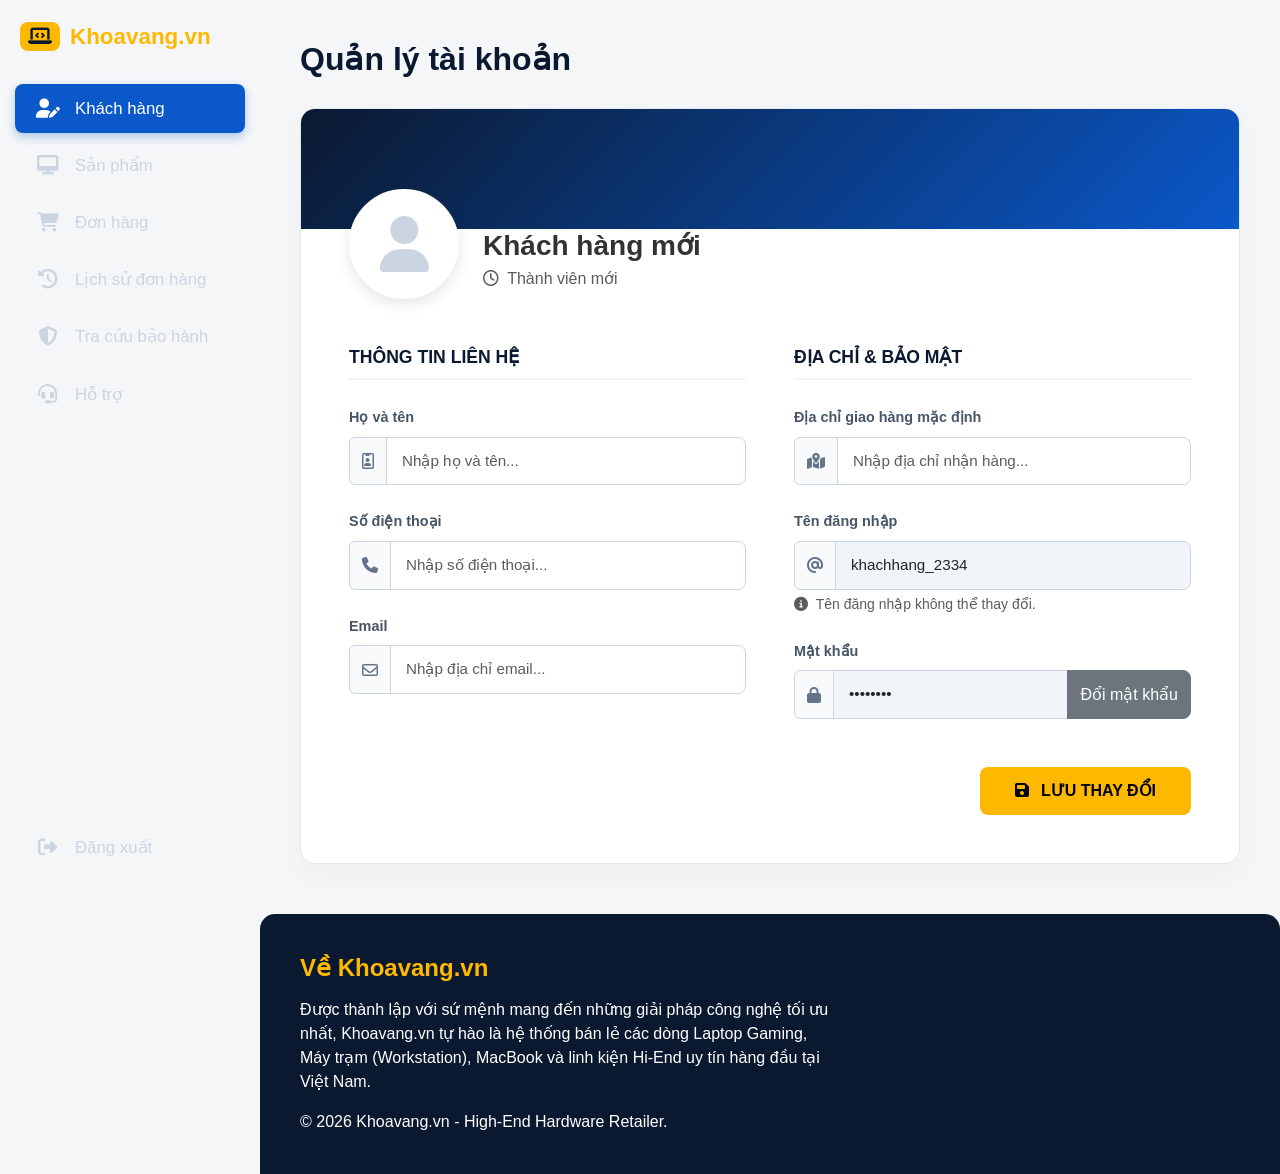
<file: templates/admin.html>
<!DOCTYPE html>
<html lang="vi">
<head>
    <meta charset="UTF-8">
    <meta name="viewport" content="width=device-width, initial-scale=1.0">
    <title>Trang cá nhân - Khoavang.vn</title>
    <link href="https://cdn.jsdelivr.net/npm/bootstrap@5.3.0/dist/css/bootstrap.min.css" rel="stylesheet">
    <link rel="stylesheet" href="https://cdnjs.cloudflare.com/ajax/libs/font-awesome/6.4.0/css/all.min.css">
    <style>
        :root {
            --bg-body: #F4F6F8;
            --dark-header: #0B1930;
            --primary-yellow: #FFB800;
            --primary-blue: #0A58CA;
            --hover-blue: #1E2B45;
            --border-color: #E2E8F0;
        }

        body { 
            background-color: var(--bg-body); 
            font-family: 'Segoe UI', Tahoma, sans-serif; 
            color: #333; 
            margin: 0;
            overflow-x: hidden;
        }

        /* --- BỐ CỤC CHUNG & SIDEBAR TRÁI --- */
        .wrapper { display: flex; min-height: 100vh; flex-direction: column; }
        
        .sidebar { background-color: var(--dark-header); color: #fff; z-index: 1050; }
        .sidebar-brand { display: flex; align-items: center; gap: 10px; color: var(--primary-yellow) !important; font-size: 1.4rem; font-weight: 900; text-decoration: none; margin-bottom: 30px; padding: 0 5px; transition: 0.3s; }
        .sidebar-brand:hover { transform: scale(1.05); }
        .sidebar-brand-icon { background: var(--primary-yellow); color: var(--dark-header); padding: 5px 8px; border-radius: 8px; font-size: 1.2rem; }
        
        .sidebar-nav { list-style: none; padding: 0; margin: 0; flex-grow: 1; }
        .nav-item { margin-bottom: 8px; }
        .nav-link { color: #cbd5e1 !important; font-size: 1.05rem; font-weight: 500; padding: 12px 20px; border-radius: 8px; display: flex; align-items: center; gap: 15px; transition: 0.3s; }
        .nav-link i { font-size: 1.2rem; width: 25px; text-align: center; }
        .nav-link:hover { background-color: var(--hover-blue); color: #fff !important; }
        .nav-link.active { background-color: var(--primary-blue); color: #fff !important; box-shadow: 0 4px 10px rgba(10, 88, 202, 0.3); }

        /* --- KHU VỰC NỘI DUNG CHÍNH --- */
        .page-title { font-weight: 900; color: var(--dark-header); margin-bottom: 30px; font-size: 2rem; }
        
        /* Profile Card */
        .profile-card { background: #fff; border-radius: 15px; border: 1px solid var(--border-color); box-shadow: 0 10px 30px rgba(0,0,0,0.03); overflow: hidden; margin-bottom: 50px;}
        .profile-cover { height: 120px; background: linear-gradient(135deg, var(--dark-header), var(--primary-blue)); position: relative; }
        
        .profile-avatar-wrapper { position: relative; display: inline-block; }
        .profile-avatar { background: #fff; border: 4px solid #fff; border-radius: 50%; display: flex; align-items: center; justify-content: center; color: #cbd5e1; box-shadow: 0 5px 15px rgba(0,0,0,0.1); }

        /* Form styling */
        .section-title { font-size: 1.1rem; font-weight: 800; color: var(--dark-header); border-bottom: 2px solid #f1f5f9; padding-bottom: 10px; margin-bottom: 25px; }
        .form-label { font-weight: 700; color: #475569; font-size: 0.9rem; }
        .input-group-text { background: #f8fafc; border-color: #cbd5e1; color: #64748b; }
        .form-control { border-radius: 0 8px 8px 0; padding: 12px 15px; border: 1px solid #cbd5e1; background: #fff; font-size: 0.95rem; }
        .form-control:focus { border-color: var(--primary-blue); box-shadow: none; outline: 1px solid var(--primary-blue); }
        .form-control:disabled { background: #f1f5f9; cursor: not-allowed; }

        .btn-save { background: var(--primary-yellow); color: #000; font-weight: 800; padding: 12px 35px; border-radius: 8px; border: none; transition: 0.3s; }
        .btn-save:hover { background: #e6a600; transform: translateY(-2px); box-shadow: 0 5px 15px rgba(255,184,0,0.3); }

        /* Toast thông báo */
        .toast-custom { position: fixed; top: 30px; right: 30px; background: #16A34A; color: white; padding: 15px 25px; border-radius: 8px; font-weight: bold; box-shadow: 0 5px 15px rgba(0,0,0,0.2); z-index: 9999; transform: translateX(150%); transition: transform 0.3s ease-in-out; display: flex; align-items: center; gap: 10px;}
        .toast-custom.show { transform: translateX(0); }

        /* =========================================
           RESPONSIVE CHO MÀN HÌNH MÁY TÍNH (>= 992px)
           ========================================= */
        @media (min-width: 992px) {
            .wrapper { flex-direction: row; }
            .sidebar { width: 260px; position: fixed; top: 0; left: 0; height: 100vh; padding: 20px 15px; }
            .sidebar .offcanvas-body { padding: 0; overflow-y: visible; }
            .main-content { margin-left: 260px; padding: 40px 40px 0 40px; width: calc(100% - 260px); display: flex; flex-direction: column; min-height: 100vh;}
            
            .profile-avatar { width: 110px; height: 110px; font-size: 3.5rem; }
            .profile-avatar-wrapper { margin-top: -50px; }
            
            .footer-bottom { margin-top: auto; background-color: var(--dark-header); color: #fff; padding: 40px; border-radius: 15px 15px 0 0; margin-left: -40px; margin-right: -40px;}
        }

        /* =========================================
           RESPONSIVE CHO MÀN HÌNH ĐIỆN THOẠI (< 992px)
           ========================================= */
        @media (max-width: 991px) {
            .sidebar.offcanvas-start { width: 280px; }
            .main-content { margin-left: 0; padding: 20px 15px 0 15px; width: 100%; display: flex; flex-direction: column; min-height: calc(100vh - 70px);}
            
            .page-title { font-size: 1.6rem; margin-bottom: 20px; }
            .profile-card { margin-bottom: 30px; }
            .profile-card .px-5 { padding-left: 20px !important; padding-right: 20px !important; } /* Thu nhỏ padding trong Card */
            
            .profile-avatar { width: 85px; height: 85px; font-size: 2.8rem; border-width: 3px; }
            .profile-avatar-wrapper { margin-top: -35px; }
            
            .footer-bottom { margin-top: auto; background-color: var(--dark-header); color: #fff; padding: 30px 20px; border-radius: 15px 15px 0 0; margin-left: -15px; margin-right: -15px;}
            .footer-text { font-size: 0.85rem; }
            .btn-save { width: 100%; } /* Nút Lưu full viền để dễ ấn trên mobile */
        }
    </style>
</head>
<body>

    <div class="toast-custom" id="save-toast">
        <i class="fa-solid fa-circle-check fs-4"></i>
        <span>Bạn đã thay đổi thành công.</span>
    </div>

    <div class="d-flex d-lg-none justify-content-between align-items-center px-4 py-3 shadow-sm" style="background-color: var(--dark-header); position: sticky; top: 0; z-index: 999;">
        <a href="index.html" class="text-decoration-none" style="color: var(--primary-yellow); font-size: 1.4rem; font-weight: 900;">Khoavang.vn</a>
        <button class="btn text-white fs-3 p-0 border-0" type="button" data-bs-toggle="offcanvas" data-bs-target="#adminSidebar">
            <i class="fa-solid fa-bars"></i>
        </button>
    </div>

    <div class="wrapper">
        
        <div class="sidebar offcanvas-lg offcanvas-start" tabindex="-1" id="adminSidebar">
            
            <div class="offcanvas-header d-lg-none border-bottom border-secondary mb-3">
                <h5 class="offcanvas-title mb-0" style="color: var(--primary-yellow); font-weight: 900;">
                    <i class="fa-solid fa-laptop-code sidebar-brand-icon p-1 me-2" style="font-size: 1rem;"></i> Khoavang.vn
                </h5>
                <button type="button" class="btn-close btn-close-white" data-bs-dismiss="offcanvas" data-bs-target="#adminSidebar"></button>
            </div>
            
            <div class="offcanvas-body d-flex flex-column h-100 flex-grow-1 p-3 p-lg-0">
                <a href="shop.html" class="sidebar-brand d-none d-lg-flex">
                    <i class="fa-solid fa-laptop-code sidebar-brand-icon"></i> Khoavang.vn
                </a>
                
                <ul class="sidebar-nav">
                    <li class="nav-item"><a href="admin.html" class="nav-link active"><i class="fa-solid fa-user-pen"></i> Khách hàng</a></li>
                    <li class="nav-item"><a href="shop.html" class="nav-link"><i class="fa-solid fa-desktop"></i> Sản phẩm</a></li>
                    <li class="nav-item"><a href="cart.html" class="nav-link"><i class="fa-solid fa-cart-shopping"></i> Đơn hàng</a></li>
                    <li class="nav-item"><a href="order.html" class="nav-link"><i class="fa-solid fa-clock-rotate-left"></i> Lịch sử đơn hàng</a></li>
                    <li class="nav-item"><a href="warranty.html" class="nav-link"><i class="fa-solid fa-shield-halved"></i> Tra cứu bảo hành</a></li>
                    <li class="nav-item"><a href="contact.html" class="nav-link"><i class="fa-solid fa-headset"></i> Hỗ trợ</a></li>
                </ul>

                <ul class="sidebar-nav mt-auto" style="flex-grow: 0;">
                    <li class="nav-item">
                        <a href="#" class="nav-link text-danger" onclick="confirmLogout(event)">
                            <i class="fa-solid fa-right-from-bracket"></i> Đăng xuất
                        </a>
                    </li>
                </ul>
            </div>
        </div>

        <div class="main-content">
            <h1 class="page-title">Quản lý tài khoản</h1>
            
            <div class="profile-card">
                <div class="profile-cover"></div>
                
                <div class="px-5 pb-5">
                    <div class="d-flex flex-wrap justify-content-between align-items-end mb-5">
                        <div class="d-flex align-items-end gap-4">
                            <div class="profile-avatar-wrapper">
                                <div class="profile-avatar"><i class="fa-solid fa-user"></i></div>
                            </div>
                            <div class="pb-2">
                                <h3 class="fw-bold mb-1" id="display-fullname">Khách hàng mới</h3>
                                <p class="text-muted mb-0"><i class="fa-regular fa-clock me-1"></i> Thành viên mới</p>
                            </div>
                        </div>
                    </div>

                    <form>
                        <div class="row g-5">
                            <div class="col-xl-6">
                                <h4 class="section-title">THÔNG TIN LIÊN HỆ</h4>
                                
                                <div class="mb-4">
                                    <label class="form-label">Họ và tên</label>
                                    <div class="input-group">
                                        <span class="input-group-text"><i class="fa-regular fa-id-badge"></i></span>
                                        <input type="text" class="form-control" id="profile-fullname" placeholder="Nhập họ và tên...">
                                    </div>
                                </div>
                                
                                <div class="mb-4">
                                    <label class="form-label">Số điện thoại</label>
                                    <div class="input-group">
                                        <span class="input-group-text"><i class="fa-solid fa-phone"></i></span>
                                        <input type="tel" class="form-control" id="profile-phone" placeholder="Nhập số điện thoại...">
                                    </div>
                                </div>
                                
                                <div class="mb-4">
                                    <label class="form-label">Email</label>
                                    <div class="input-group">
                                        <span class="input-group-text"><i class="fa-regular fa-envelope"></i></span>
                                        <input type="email" class="form-control" id="profile-email" placeholder="Nhập địa chỉ email...">
                                    </div>
                                </div>
                            </div>

                            <div class="col-xl-6">
                                <h4 class="section-title">ĐỊA CHỈ & BẢO MẬT</h4>
                                
                                <div class="mb-4">
                                    <label class="form-label">Địa chỉ giao hàng mặc định</label>
                                    <div class="input-group">
                                        <span class="input-group-text"><i class="fa-solid fa-map-location-dot"></i></span>
                                        <input type="text" class="form-control" id="profile-address" placeholder="Nhập địa chỉ nhận hàng...">
                                    </div>
                                </div>

                                <div class="mb-4">
                                    <label class="form-label">Tên đăng nhập</label>
                                    <div class="input-group">
                                        <span class="input-group-text"><i class="fa-solid fa-at"></i></span>
                                        <input type="text" class="form-control" id="profile-username" disabled>
                                    </div>
                                    <small class="text-muted mt-1 d-block"><i class="fa-solid fa-circle-info me-1"></i> Tên đăng nhập không thể thay đổi.</small>
                                </div>
                                
                                <div class="mb-4">
                                    <label class="form-label">Mật khẩu</label>
                                    <div class="input-group">
                                        <span class="input-group-text"><i class="fa-solid fa-lock"></i></span>
                                        <input type="password" class="form-control" value="********" disabled style="border-radius: 0;">
                                        <button class="btn btn-secondary" type="button" style="border-radius: 0 8px 8px 0;">Đổi mật khẩu</button>
                                    </div>
                                </div>

                                <div class="text-end mt-5">
                                    <button type="button" class="btn-save" onclick="saveUserData()"><i class="fa-solid fa-floppy-disk me-2"></i> LƯU THAY ĐỔI</button>
                                </div>
                            </div>
                        </div>
                    </form>
                </div>
            </div>

            <div class="footer-bottom">
                <div class="row align-items-center">
                    <div class="col-lg-7">
                        <h4 style="color: var(--primary-yellow); font-weight: 800; margin-bottom: 15px;">Về Khoavang.vn</h4>
                        <p class="footer-text mb-3">Được thành lập với sứ mệnh mang đến những giải pháp công nghệ tối ưu nhất, Khoavang.vn tự hào là hệ thống bán lẻ các dòng Laptop Gaming, Máy trạm (Workstation), MacBook và linh kiện Hi-End uy tín hàng đầu tại Việt Nam.</p>
                        <p class="footer-text mb-0">© 2026 Khoavang.vn - High-End Hardware Retailer.</p>
                    </div>
                </div>
            </div>

        </div>
    </div>

    <div class="modal fade" id="logoutModal" tabindex="-1" aria-hidden="true">
        <div class="modal-dialog modal-dialog-centered">
            <div class="modal-content" style="border-radius: 15px; border: none;">
                <div class="modal-body text-center py-5">
                    <div style="width: 80px; height: 80px; background: #fee2e2; color: var(--red-price); border-radius: 50%; display: flex; align-items: center; justify-content: center; font-size: 2.5rem; margin: 0 auto 20px auto;">
                        <i class="fa-solid fa-right-from-bracket"></i>
                    </div>
                    <h3 class="fw-bold mb-2">Đăng xuất tài khoản?</h3>
                    <p class="text-muted mb-4 fs-5">Bạn có chắc chắn muốn thoát khỏi hệ thống không?</p>
                    <div class="d-flex justify-content-center gap-3">
                        <button type="button" class="btn btn-light border px-5 py-2 fw-bold fs-6" data-bs-dismiss="modal">Hủy</button>
                        <a href="login.html" class="btn btn-danger px-5 py-2 fw-bold fs-6" onclick="logoutUser()">Đăng xuất</a>
                    </div>
                </div>
            </div>
        </div>
    </div>

    <script src="https://cdn.jsdelivr.net/npm/bootstrap@5.3.0/dist/js/bootstrap.bundle.min.js"></script>
    <script>
        // HÀM TẢI DỮ LIỆU KHI MỞ TRANG
        function loadUserData() {
            let savedUser = localStorage.getItem('khoavang_user');
            
            if (savedUser) {
                let user = JSON.parse(savedUser);
                
                document.getElementById('profile-fullname').value = user.fullname || '';
                document.getElementById('profile-phone').value = user.phone || '';
                document.getElementById('profile-email').value = user.email || '';
                document.getElementById('profile-address').value = user.address || '';
                document.getElementById('profile-username').value = user.username || '';
                
                if(user.fullname) {
                    document.getElementById('display-fullname').innerText = user.fullname;
                }
            } else {
                document.getElementById('profile-username').value = 'khachhang_' + Math.floor(Math.random() * 10000);
            }
        }

        // HÀM LƯU THAY ĐỔI
        function saveUserData() {
            let user = {
                fullname: document.getElementById('profile-fullname').value,
                phone: document.getElementById('profile-phone').value,
                email: document.getElementById('profile-email').value,
                address: document.getElementById('profile-address').value,
                username: document.getElementById('profile-username').value
            };
            
            localStorage.setItem('khoavang_user', JSON.stringify(user));
            
            if(user.fullname) {
                document.getElementById('display-fullname').innerText = user.fullname;
            }

            const toast = document.getElementById('save-toast');
            toast.classList.add('show');
            
            setTimeout(() => {
                toast.classList.remove('show');
            }, 3000);
        }

        function logoutUser() {
            // Tùy chọn xóa phiên đăng nhập nếu cần
        }

        function confirmLogout(event) {
            event.preventDefault(); 
            var myModal = new bootstrap.Modal(document.getElementById('logoutModal'));
            myModal.show();
        }

        window.onload = loadUserData;
    </script>
</body>
</html>
</file>
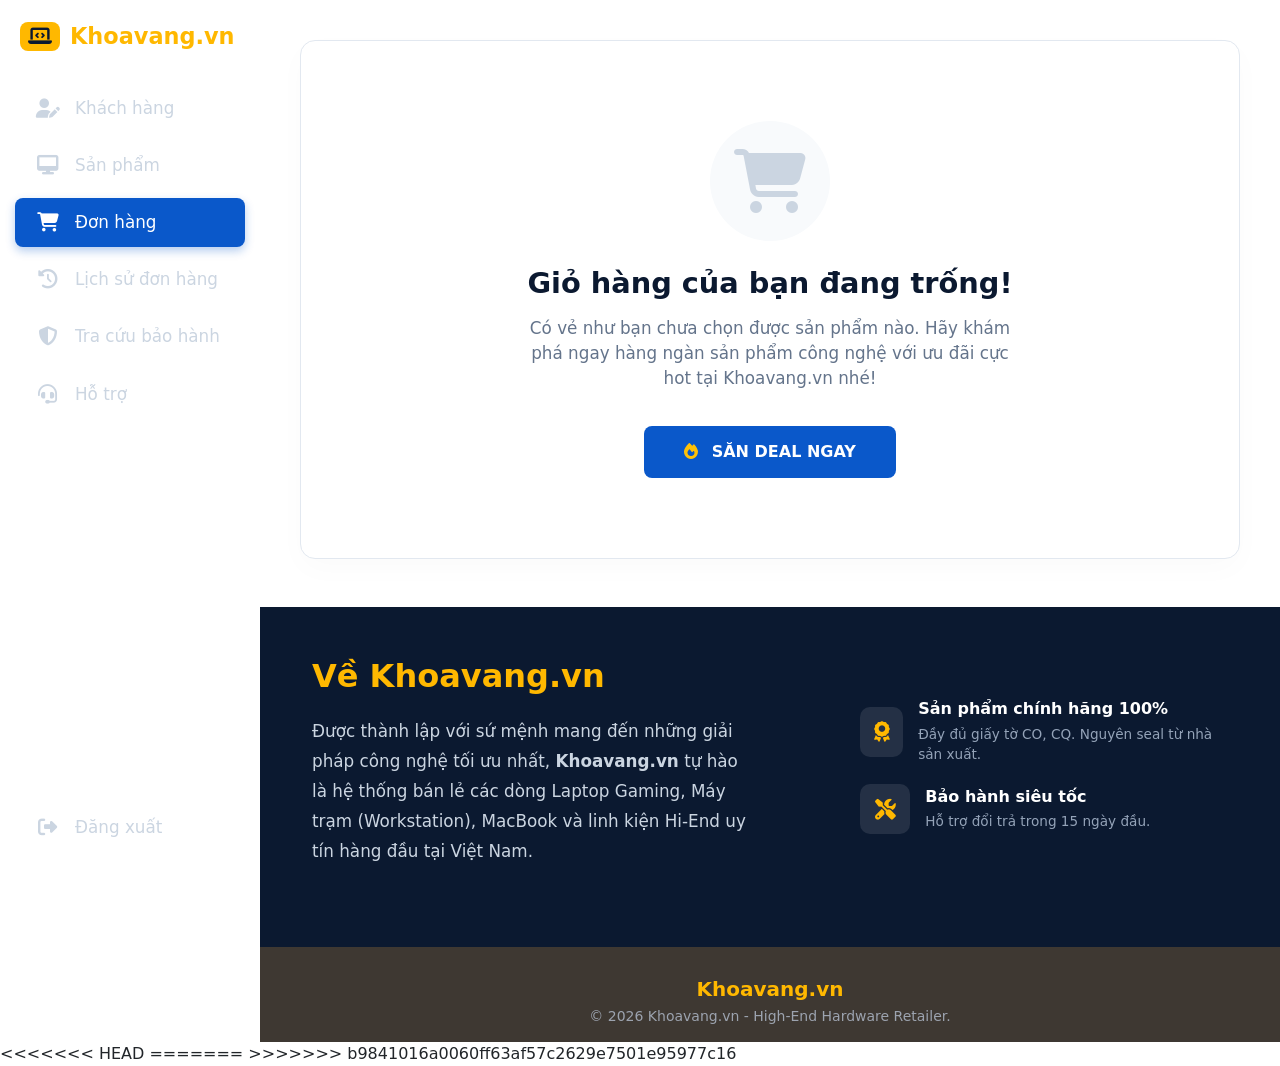
<file: templates/cart.html>
<!DOCTYPE html>
<html lang="vi">
<head>
    <meta charset="UTF-8">
    <meta name="viewport" content="width=device-width, initial-scale=1.0">
    <title>Giỏ hàng - Khoavang.vn</title>
    <link href="https://cdn.jsdelivr.net/npm/bootstrap@5.3.0/dist/css/bootstrap.min.css" rel="stylesheet">
    <link rel="stylesheet" href="https://cdnjs.cloudflare.com/ajax/libs/font-awesome/6.4.0/css/all.min.css">
    <style>
        :root {
            --bg-body: #F4F6F8;
            --dark-header: #0B1930;
            --primary-yellow: #FFB800;
            --primary-blue: #0A58CA;
            --hover-blue: #1E2B45;
            --border-color: #E2E8F0;
            --red-price: #DC2626;
        }
<<<<<<< HEAD
=======

>>>>>>> b9841016a0060ff63af57c2629e7501e95977c16
        body { 
            background-color: var(--bg-body); 
            font-family: 'Segoe UI', Tahoma, sans-serif; 
            color: #333; 
            margin: 0;
            overflow-x: hidden;
        }

        /* --- BỐ CỤC CHUNG & SIDEBAR TRÁI --- */
        .wrapper { display: flex; min-height: 100vh; flex-direction: column;}
        
        .sidebar { background-color: var(--dark-header); color: #fff; z-index: 1050; }
        .sidebar-brand { display: flex; align-items: center; gap: 10px; color: var(--primary-yellow) !important; font-size: 1.4rem; font-weight: 900; text-decoration: none; margin-bottom: 30px; padding: 0 5px; transition: 0.3s; }
        .sidebar-brand:hover { transform: scale(1.05); }
        .sidebar-brand-icon { background: var(--primary-yellow); color: var(--dark-header); padding: 5px 8px; border-radius: 8px; font-size: 1.2rem; }
        
        .sidebar-nav { list-style: none; padding: 0; margin: 0; flex-grow: 1; }
        .nav-item { margin-bottom: 8px; }
        .nav-link { color: #cbd5e1 !important; font-size: 1.05rem; font-weight: 500; padding: 12px 20px; border-radius: 8px; display: flex; align-items: center; gap: 15px; transition: 0.3s; text-decoration: none;}
        .nav-link i { font-size: 1.2rem; width: 25px; text-align: center; }
        .nav-link:hover { background-color: var(--hover-blue); color: #fff !important; }
        .nav-link.active { background-color: var(--primary-blue); color: #fff !important; box-shadow: 0 4px 10px rgba(10, 88, 202, 0.3); }

        /* HEADER GIỎ HÀNG */
        .cart-header { margin-bottom: 30px; display: flex; justify-content: space-between; align-items: flex-end; }
        .page-title { font-weight: 900; color: var(--dark-header); margin-bottom: 5px; font-size: 2rem; }
        .cart-count { color: #64748b; font-size: 1rem; margin-bottom: 0;}
        .cart-count span { color: var(--primary-yellow); font-weight: bold; }
        
        .btn-clear-cart { background: #fee2e2; color: var(--red-price); border: none; padding: 8px 15px; border-radius: 6px; font-size: 0.85rem; font-weight: 700; transition: 0.2s; }
        .btn-clear-cart:hover { background: var(--red-price); color: #fff; }

        /* DANH SÁCH SẢN PHẨM */
        .cart-items-container { background: #fff; border-radius: 15px; border: 1px solid var(--border-color); padding: 25px; box-shadow: 0 10px 30px rgba(0,0,0,0.03); margin-bottom: 30px;}
        .cart-table-header { display: flex; font-weight: 700; color: #64748b; font-size: 0.85rem; text-transform: uppercase; border-bottom: 2px solid #f1f5f9; padding-bottom: 15px; margin-bottom: 20px; }
        
        .cart-item { display: flex; align-items: center; padding-bottom: 20px; margin-bottom: 20px; border-bottom: 1px dashed #e2e8f0; }
        .cart-item:last-child { border-bottom: none; margin-bottom: 0; padding-bottom: 0; }
        
        .item-info-box { display: flex; gap: 15px; align-items: center; }
        .item-img-box { width: 90px; height: 90px; background: #f8fafc; border-radius: 10px; padding: 10px; display: flex; align-items: center; justify-content: center; border: 1px solid #f1f5f9; transition: 0.3s;}
        .item-img-box:hover { border-color: var(--primary-blue); }
        .item-img-box img { max-width: 100%; max-height: 100%; object-fit: contain; }
        .item-name { font-weight: 800; color: var(--dark-header); text-decoration: none; font-size: 1.05rem; display: block; margin-bottom: 5px; line-height: 1.4;}
        .item-name:hover { color: var(--primary-blue); }
        .item-remove { color: #94a3b8; font-size: 0.85rem; cursor: pointer; border: none; background: transparent; padding: 0; display: inline-flex; align-items: center; gap: 5px; font-weight: 600; margin-top: 8px; transition: 0.2s;}
        .item-remove:hover { color: var(--red-price); }

        .item-price-val { font-weight: 700; color: #64748b; font-size: 1rem;}
        .item-total-val { font-weight: 900; color: var(--red-price); font-size: 1.1rem;}

        /* Nút Tăng giảm số lượng */
        .qty-control { display: inline-flex; align-items: center; border: 1px solid #cbd5e1; border-radius: 8px; overflow: hidden; background: #fff; box-shadow: 0 2px 5px rgba(0,0,0,0.02);}
        .qty-btn { width: 32px; height: 32px; border: none; background: #fff; color: #475569; font-weight: bold; cursor: pointer; transition: 0.2s; display: flex; align-items: center; justify-content: center;}
        .qty-btn:hover { background: #f1f5f9; color: var(--primary-blue); }
        .qty-input { width: 40px; height: 32px; border: none; text-align: center; border-left: 1px solid #f1f5f9; border-right: 1px solid #f1f5f9; font-weight: 700; font-size: 0.95rem; pointer-events: none; color: var(--dark-header);}

        /* BẢNG TÓM TẮT ĐƠN HÀNG */
        .summary-card { background: #fff; border-radius: 15px; border: 1px solid var(--border-color); padding: 25px; position: sticky; top: 20px; box-shadow: 0 10px 30px rgba(0,0,0,0.03);}
        .summary-title { font-weight: 900; color: var(--dark-header); margin-bottom: 25px; font-size: 1.25rem; border-bottom: 2px solid #f1f5f9; padding-bottom: 15px;}
        .summary-row { display: flex; justify-content: space-between; margin-bottom: 15px; color: #475569; font-size: 0.95rem; font-weight: 500;}
        .summary-total { display: flex; justify-content: space-between; align-items: center; margin-top: 15px; padding-top: 20px; border-top: 2px dashed #cbd5e1; }
        .summary-total .lbl { font-size: 1.2rem; font-weight: 900; color: #111; }
        .summary-total .val { font-size: 1.5rem; font-weight: 900; color: var(--red-price); text-align: right;}
        
        .btn-checkout { background: var(--primary-yellow); color: #000; font-weight: 900; font-size: 1.1rem; padding: 15px; border-radius: 10px; border: none; width: 100%; margin-top: 25px; transition: 0.3s; display: block; text-align: center; text-decoration: none;}
        .btn-checkout:hover { background: #e6a600; transform: translateY(-3px); box-shadow: 0 10px 20px rgba(255,184,0,0.3); color: #000;}

        /* TRẠNG THÁI GIỎ HÀNG TRỐNG */
        .empty-cart-view { text-align: center; padding: 80px 20px; background: #fff; border-radius: 15px; border: 1px solid var(--border-color); box-shadow: 0 10px 30px rgba(0,0,0,0.02);}
        .empty-cart-view .icon-wrapper { width: 120px; height: 120px; background: #f8fafc; border-radius: 50%; display: flex; align-items: center; justify-content: center; margin: 0 auto 25px auto; color: #cbd5e1; font-size: 4rem; }
        .empty-cart-view h3 { font-weight: 900; color: var(--dark-header); margin-bottom: 15px; font-size: 1.8rem;}
        .empty-cart-view p { color: #64748b; font-size: 1.05rem; margin-bottom: 35px; max-width: 500px; margin-left: auto; margin-right: auto;}
        .btn-back-shop { background: var(--primary-blue); color: #fff; font-weight: 800; padding: 14px 40px; border-radius: 8px; border: none; transition: 0.3s; display: inline-block; text-decoration: none;}
        .btn-back-shop:hover { background: #084298; transform: translateY(-2px); box-shadow: 0 8px 20px rgba(10, 88, 202, 0.3); color: #fff;}

        /* --- FOOTER CẬP NHẬT MỚI --- */
        .about-section { background: var(--dark-header); }
        .footer-dark { background-color: #3E3832; color: #e5e7eb; text-align: center; }
        .feat-item { display: flex; align-items: center; gap: 15px; margin-bottom: 20px; }
        .feat-icon { width: 50px; height: 50px; background: rgba(255,255,255,0.1); border-radius: 10px; display: flex; align-items: center; justify-content: center; font-size: 1.3rem; color: var(--primary-yellow); }

        /* =========================================
           RESPONSIVE CHO MÀN HÌNH MÁY TÍNH (>= 992px)
           ========================================= */
        @media (min-width: 992px) {
            .wrapper { flex-direction: row; }
            .sidebar { width: 260px; position: fixed; top: 0; left: 0; height: 100vh; padding: 20px 15px; }
            .sidebar .offcanvas-body { padding: 0; overflow-y: visible; }
            .main-content { margin-left: 260px; padding: 40px 40px 0 40px; width: calc(100% - 260px); display: flex; flex-direction: column; min-height: 100vh;}
            
            .about-section { padding: 50px 40px; margin-top: auto; margin-left: -40px; margin-right: -40px; }
            .footer-dark { padding: 30px 0 15px 0; margin-left: -40px; margin-right: -40px; }
        }

        /* =========================================
           RESPONSIVE CHO MÀN HÌNH ĐIỆN THOẠI (< 992px)
           ========================================= */
        @media (max-width: 991px) {
            .sidebar.offcanvas-start { width: 280px; }
            .main-content { margin-left: 0; padding: 20px 15px 0 15px; width: 100%; display: flex; flex-direction: column; min-height: calc(100vh - 70px);}
            
            .page-title { font-size: 1.6rem; }
            .cart-header { flex-direction: column; align-items: flex-start; gap: 15px; }
            
            .about-section { padding: 40px 20px; margin-top: auto; margin-left: -15px; margin-right: -15px; }
            .footer-dark { padding: 30px 0 15px 0; margin-left: -15px; margin-right: -15px; }
        }
    </style>
</head>
<body>

    <div class="d-flex d-lg-none justify-content-between align-items-center px-4 py-3 shadow-sm" style="background-color: var(--dark-header); position: sticky; top: 0; z-index: 999;">
        <a href="index.html" class="text-decoration-none" style="color: var(--primary-yellow); font-size: 1.4rem; font-weight: 900;">Khoavang.vn</a>
        <button class="btn text-white fs-3 p-0 border-0" type="button" data-bs-toggle="offcanvas" data-bs-target="#cartSidebar">
            <i class="fa-solid fa-bars"></i>
        </button>
    </div>

    <div class="wrapper">
        
        <div class="sidebar offcanvas-lg offcanvas-start" tabindex="-1" id="cartSidebar">
            
            <div class="offcanvas-header d-lg-none border-bottom border-secondary mb-3">
                <h5 class="offcanvas-title mb-0" style="color: var(--primary-yellow); font-weight: 900;">
                    <i class="fa-solid fa-laptop-code sidebar-brand-icon p-1 me-2" style="font-size: 1rem;"></i> Khoavang.vn
                </h5>
                <button type="button" class="btn-close btn-close-white" data-bs-dismiss="offcanvas" data-bs-target="#cartSidebar"></button>
            </div>

            <div class="offcanvas-body d-flex flex-column h-100 flex-grow-1 p-3 p-lg-0">
                <a href="index.html" class="sidebar-brand d-none d-lg-flex">
                    <i class="fa-solid fa-laptop-code sidebar-brand-icon"></i> Khoavang.vn
                </a>
                
                <ul class="sidebar-nav">
                    <li class="nav-item"><a href="admin.html" class="nav-link"><i class="fa-solid fa-user-pen"></i> Khách hàng</a></li>
                    <li class="nav-item"><a href="shop.html" class="nav-link"><i class="fa-solid fa-desktop"></i> Sản phẩm</a></li>
                    <li class="nav-item"><a href="cart.html" class="nav-link active"><i class="fa-solid fa-cart-shopping"></i> Đơn hàng</a></li>
                    <li class="nav-item"><a href="order.html" class="nav-link"><i class="fa-solid fa-clock-rotate-left"></i> Lịch sử đơn hàng</a></li>
                    <li class="nav-item"><a href="warranty.html" class="nav-link"><i class="fa-solid fa-shield-halved"></i> Tra cứu bảo hành</a></li>
                    <li class="nav-item"><a href="contact.html" class="nav-link"><i class="fa-solid fa-headset"></i> Hỗ trợ</a></li>
                </ul>

                <ul class="sidebar-nav mt-auto" style="flex-grow: 0; margin-bottom: 20px;">
                    <li class="nav-item">
                        <a href="#" class="nav-link text-danger" onclick="confirmLogout(event)">
                            <i class="fa-solid fa-right-from-bracket"></i> Đăng xuất
                        </a>
                    </li>
                </ul>
            </div>
        </div>

        <div class="main-content">
            
            <div class="cart-header" id="cart-header-area">
                <div>
                    <h1 class="page-title">Giỏ hàng của bạn</h1>
                    <p class="cart-count">Bạn đang có <span id="cart-count-text">0 sản phẩm</span> trong giỏ hàng</p>
                </div>
                <button class="btn-clear-cart" onclick="clearCart()"><i class="fa-solid fa-trash-can me-1"></i> Xóa tất cả</button>
            </div>
            
            <div class="row g-4 mb-5" id="cart-main-area">
                
                <div class="col-xl-8">
                    <div class="cart-items-container">
                        <div class="cart-table-header d-none d-md-flex align-items-center">
                            <div style="flex: 5; padding-right: 15px;">Sản phẩm</div>
                            <div class="text-center" style="flex: 2.5;">Giá</div>
                            <div class="text-center" style="flex: 2;">Số lượng</div>
                            <div class="text-end" style="flex: 2.5;">Tổng cộng</div>
                        </div>

                        <div id="cart-items-list">
                            </div>
                    </div>
                    
                    <a href="shop.html" class="btn btn-outline-dark fw-bold px-4 py-2 rounded-3"><i class="fa-solid fa-arrow-left me-2"></i> TIẾP TỤC MUA SẮM</a>
                </div>

                <div class="col-xl-4">
                    <div class="summary-card">
                        <h4 class="summary-title">Tóm tắt đơn hàng</h4>
                        
                        <div class="summary-row">
                            <span>Tạm tính (<span id="summary-qty">0</span>)</span>
                            <span id="summary-subtotal" class="fw-bold text-dark text-nowrap">0 đ</span>
                        </div>
                        <div class="summary-row">
                            <span>Phí vận chuyển</span>
                            <span class="fw-bold text-success text-nowrap">Miễn phí</span>
                        </div>

                        <div class="summary-total">
                            <span class="lbl">Tổng cộng:</span>
                            <div class="text-end">
                                <span class="val text-nowrap" id="summary-total">0 đ</span>
                                <div class="text-muted mt-1" style="font-size: 0.8rem; font-weight: 500;">(Đã bao gồm VAT nếu có)</div>
                            </div>
                        </div>

                        <a href="checkout.html" class="btn-checkout"><i class="fa-solid fa-credit-card me-2"></i> TIẾN HÀNH THANH TOÁN</a>
                        
                        <div class="text-center text-muted mt-4" style="font-size: 0.8rem;">
                            Chấp nhận thanh toán <br>
                            <div class="d-flex justify-content-center gap-2 mt-2 flex-wrap">
                                <span class="border rounded px-2 py-1 bg-light fw-bold text-dark">VISA</span>
                                <span class="border rounded px-2 py-1 bg-light fw-bold text-dark">MasterCard</span>
                                <span class="border rounded px-2 py-1 bg-light fw-bold text-dark">MOMO</span>
                                <span class="border rounded px-2 py-1 bg-light fw-bold text-dark">COD</span>
                            </div>
                        </div>
                    </div>
                </div>

            </div>

            <div id="empty-cart-area" class="empty-cart-view d-none mb-5">
                <div class="icon-wrapper">
                    <i class="fa-solid fa-cart-shopping"></i>
                </div>
                <h3>Giỏ hàng của bạn đang trống!</h3>
                <p>Có vẻ như bạn chưa chọn được sản phẩm nào. Hãy khám phá ngay hàng ngàn sản phẩm công nghệ với ưu đãi cực hot tại Khoavang.vn nhé!</p>
                <a href="shop.html" class="btn-back-shop"><i class="fa-solid fa-fire me-2 text-warning"></i> SĂN DEAL NGAY</a>
            </div>

            <div class="about-section">
                <div class="container-fluid">
                    <div class="row align-items-center">
                        <div class="col-lg-6 mb-4 mb-lg-0">
                            <h2 style="color: var(--primary-yellow); font-weight: 900; margin-bottom: 20px; font-size: 2rem;">Về Khoavang.vn</h2>
                            <p style="color: #cbd5e1; line-height: 1.8; font-size: 1.05rem; margin-bottom: 30px;">Được thành lập với sứ mệnh mang đến những giải pháp công nghệ tối ưu nhất, <strong>Khoavang.vn</strong> tự hào là hệ thống bán lẻ các dòng Laptop Gaming, Máy trạm (Workstation), MacBook và linh kiện Hi-End uy tín hàng đầu tại Việt Nam.</p>
                        </div>
                        <div class="col-lg-5 offset-lg-1">
                            <div class="feat-item">
                                <div class="feat-icon"><i class="fa-solid fa-award"></i></div>
                                <div>
                                    <h5 style="font-weight: 700; margin: 0 0 5px 0; font-size: 1rem; color: #fff;">Sản phẩm chính hãng 100%</h5>
                                    <p style="color: #94A3B8; margin: 0; font-size: 0.85rem;">Đầy đủ giấy tờ CO, CQ. Nguyên seal từ nhà sản xuất.</p>
                                </div>
                            </div>
                            <div class="feat-item">
                                <div class="feat-icon"><i class="fa-solid fa-screwdriver-wrench"></i></div>
                                <div>
                                    <h5 style="font-weight: 700; margin: 0 0 5px 0; font-size: 1rem; color: #fff;">Bảo hành siêu tốc</h5>
                                    <p style="color: #94A3B8; margin: 0; font-size: 0.85rem;">Hỗ trợ đổi trả trong 15 ngày đầu.</p>
                                </div>
                            </div>
                        </div>
                    </div>
                </div>
            </div>

            <footer class="footer-dark text-center">
                <div class="container">
                    <h5 style="color: var(--primary-yellow); font-weight: 800; margin-bottom: 5px;">Khoavang.vn</h5>
                    <p class="small mb-0" style="color: #9ca3af;">© 2026 Khoavang.vn - High-End Hardware Retailer.</p>
                </div>
            </footer>

        </div>
    </div>

    <div class="modal fade" id="logoutModal" tabindex="-1" aria-hidden="true">
        <div class="modal-dialog modal-dialog-centered">
            <div class="modal-content" style="border-radius: 15px; border: none;">
                <div class="modal-body text-center py-5">
                    <div style="width: 80px; height: 80px; background: #fee2e2; color: #DC2626; border-radius: 50%; display: flex; align-items: center; justify-content: center; font-size: 2.5rem; margin: 0 auto 20px auto;">
                        <i class="fa-solid fa-right-from-bracket"></i>
                    </div>
                    <h3 class="fw-bold mb-2">Đăng xuất tài khoản?</h3>
                    <p class="text-muted mb-4 fs-5">Bạn có chắc chắn muốn thoát khỏi hệ thống không?</p>
                    <div class="d-flex justify-content-center gap-3">
                        <button type="button" class="btn btn-light border px-5 py-2 fw-bold fs-6" data-bs-dismiss="modal">Hủy</button>
                        <a href="#" onclick="logout(event)" class="btn btn-danger px-4 py-2 fw-bold fs-6">Đăng xuất</a>
                    </div>
                </div>
            </div>
        </div>
    </div>

    <script src="https://cdn.jsdelivr.net/npm/bootstrap@5.3.0/dist/js/bootstrap.bundle.min.js"></script>
    <script src="/static/js/main.js"></script>
    
    <script>
        function confirmLogout(event) {
            event.preventDefault(); 
            var myModal = new bootstrap.Modal(document.getElementById('logoutModal'));
            myModal.show();
        }

        // HÀM XỬ LÝ DỮ LIỆU GIỎ HÀNG
        function loadCartData() {
            let savedData = localStorage.getItem('khoavang_cartData');
            let cartData = savedData ? JSON.parse(savedData) : { items: [] };
            
            const mainArea = document.getElementById('cart-main-area');
            const headerArea = document.getElementById('cart-header-area');
            const emptyArea = document.getElementById('empty-cart-area');
            const itemsList = document.getElementById('cart-items-list');
            const countText = document.getElementById('cart-count-text');
            
            itemsList.innerHTML = '';
            
            if (!cartData.items || cartData.items.length === 0) {
                mainArea.classList.add('d-none');
                headerArea.classList.add('d-none'); 
                emptyArea.classList.remove('d-none'); 
                return;
            }

            mainArea.classList.remove('d-none');
            headerArea.classList.remove('d-none');
            emptyArea.classList.add('d-none');

            let totalQty = 0;
            let totalPrice = 0;

            cartData.items.forEach((item, index) => {
                totalQty += item.qty;
                let itemTotal = item.price * item.qty;
                totalPrice += itemTotal;

                let rowHTML = `
                    <div class="cart-item d-flex flex-column flex-md-row align-items-md-center py-3">
                        <div class="item-info-box mb-3 mb-md-0" style="flex: 5; padding-right: 15px;">
                            <div class="item-img-box">
                                <img src="${item.img}" alt="${item.name}">
                            </div>
                            <div>
                                <a href="#" class="item-name">${item.name}</a>
                                <button class="item-remove" onclick="removeItem(${index})"><i class="fa-regular fa-trash-can"></i> Xóa khỏi giỏ</button>
                            </div>
                        </div>
                        
                        <div class="item-price-val d-none d-md-block text-nowrap text-center" style="flex: 2.5;">
                            ${item.price.toLocaleString('vi-VN')} đ
                        </div>
                        
                        <div class="d-flex justify-content-between justify-content-md-center align-items-center w-100 w-md-auto mb-2 mb-md-0" style="flex: 2;">
                            <span class="d-md-none fw-bold text-muted" style="font-size:0.85rem">Số lượng:</span>
                            <div class="qty-control">
                                <button class="qty-btn" onclick="updateQty(${index}, -1)"><i class="fa-solid fa-minus" style="font-size: 0.7rem;"></i></button>
                                <input type="text" class="qty-input" value="${item.qty}" readonly>
                                <button class="qty-btn" onclick="updateQty(${index}, 1)"><i class="fa-solid fa-plus" style="font-size: 0.7rem;"></i></button>
                            </div>
                        </div>
                        
                        <div class="item-total-val text-nowrap text-danger d-flex justify-content-between justify-content-md-end align-items-center w-100 w-md-auto" style="flex: 2.5;">
                            <span class="d-md-none fw-bold text-muted text-dark" style="font-size:0.85rem">Thành tiền:</span>
                            ${itemTotal.toLocaleString('vi-VN')} đ
                        </div>
                    </div>
                `;
                itemsList.innerHTML += rowHTML;
            });

            countText.innerText = `${totalQty} sản phẩm`;
            document.getElementById('summary-qty').innerText = totalQty;
            document.getElementById('summary-subtotal').innerText = `${totalPrice.toLocaleString('vi-VN')} đ`;
            document.getElementById('summary-total').innerText = `${totalPrice.toLocaleString('vi-VN')} đ`;
        }

        // Tăng giảm số lượng
        function updateQty(index, change) {
            let savedData = localStorage.getItem('khoavang_cartData');
            if (savedData) {
                let cartData = JSON.parse(savedData);
                if (cartData.items[index]) {
                    cartData.items[index].qty += change;
                    if (cartData.items[index].qty < 1) cartData.items[index].qty = 1;
                    localStorage.setItem('khoavang_cartData', JSON.stringify(cartData));
                    loadCartData(); 
                    if(typeof updateCartBadge === 'function') updateCartBadge();
                }
            }
        }

        // Xóa 1 sản phẩm
        function removeItem(index) {
            let savedData = localStorage.getItem('khoavang_cartData');
            if (savedData) {
                let cartData = JSON.parse(savedData);
                cartData.items.splice(index, 1);
                localStorage.setItem('khoavang_cartData', JSON.stringify(cartData));
                loadCartData(); 
                if(typeof updateCartBadge === 'function') updateCartBadge();
            }
        }

        // Xóa tất cả
        function clearCart() {
            if(confirm("Bạn có chắc chắn muốn xóa toàn bộ sản phẩm khỏi giỏ hàng?")) {
                localStorage.removeItem('khoavang_cartData');
                loadCartData(); 
                if(typeof updateCartBadge === 'function') updateCartBadge();
            }
        }

        document.addEventListener("DOMContentLoaded", function() {
            loadCartData();
        });
    </script>
</body>
<<<<<<< HEAD
</html>
=======
</html>
>>>>>>> b9841016a0060ff63af57c2629e7501e95977c16
</file>
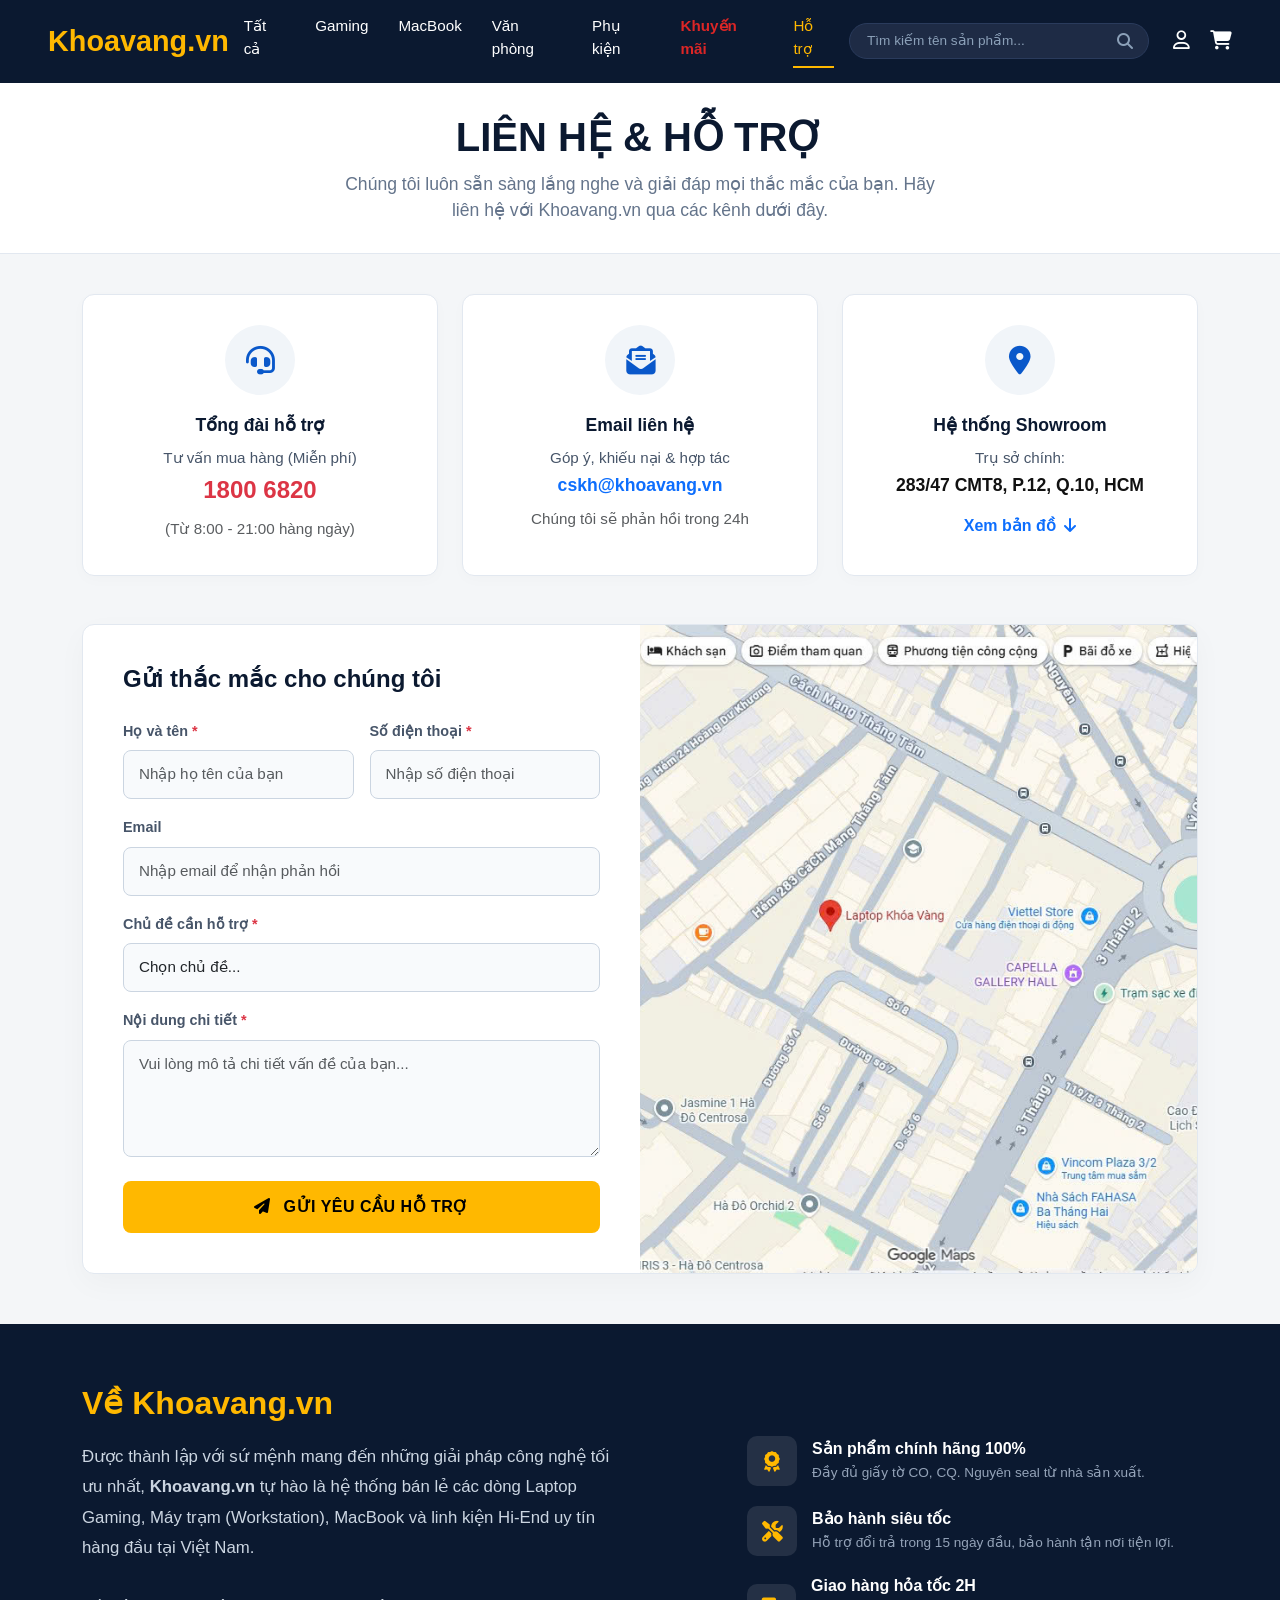
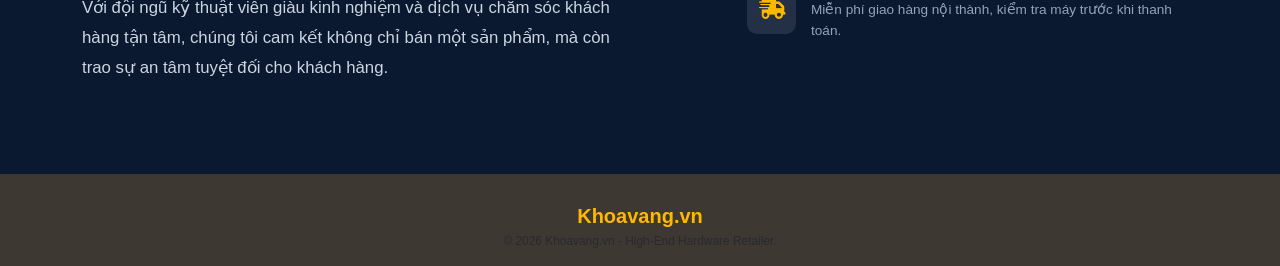
<file: templates/contact.html>
<!DOCTYPE html>
<html lang="vi">
<head>
    <meta charset="UTF-8">
    <meta name="viewport" content="width=device-width, initial-scale=1.0">
    <title>Liên hệ & Hỗ trợ - Khoavang.vn</title>
    <!-- Bootstrap 5 CSS -->
    <link href="https://cdn.jsdelivr.net/npm/bootstrap@5.3.0/dist/css/bootstrap.min.css" rel="stylesheet">
    <link rel="stylesheet" href="https://cdnjs.cloudflare.com/ajax/libs/font-awesome/6.4.0/css/all.min.css">
    <style>
        :root {
            --bg-body: #F4F6F8;
            --dark-header: #0B1930;
            --primary-yellow: #FFB800;
            --primary-blue: #0A58CA;
            --red-price: #DC2626;
            --border-color: #E2E8F0;
        }

        body { background-color: var(--bg-body); font-family: 'Segoe UI', Tahoma, sans-serif; color: #333; }

        /* --- HEADER --- */
        .custom-header { background-color: var(--dark-header); padding: 15px 0; position: sticky; top: 0; z-index: 1000; }
        .logo-text { color: var(--primary-yellow) !important; font-size: 1.8rem; font-weight: 900; text-decoration: none; }
        .header-links a { color: #ffffff !important; text-decoration: none; margin: 0 15px; font-weight: 500; font-size: 0.95rem; cursor: pointer; transition: 0.2s; padding-bottom: 5px; border-bottom: 2px solid transparent;}
        .header-links a:hover, .header-links a.active { color: var(--primary-yellow) !important; border-bottom: 2px solid var(--primary-yellow); }
        .header-links a.link-deal { color: var(--red-price) !important; }
        .search-bar-header { background: #1E2B45; border: 1px solid #2A3B5C; border-radius: 20px; padding: 6px 15px; display: flex; align-items: center; width: 300px; }
        .search-bar-header input { background: transparent; border: none; color: white; width: 100%; outline: none; font-size: 0.85rem; }
        .search-bar-header input::placeholder { color: #8BA0B8; }
        .search-bar-header i { color: #8BA0B8; }
        .header-icons { display: flex; align-items: center; gap: 20px; }
        .header-icons a { color: #ffffff; font-size: 1.2rem; text-decoration: none; position: relative; transition: 0.2s; }
        .header-icons a:hover { color: var(--primary-yellow); }
        .cart-badge { position: absolute; top: -5px; right: -8px; background: var(--red-price); color: white; font-size: 0.65rem; font-weight: bold; width: 18px; height: 18px; border-radius: 50%; display: none; align-items: center; justify-content: center; }

        /* --- PAGE HEADER --- */
        .page-header { background: #fff; padding: 30px 0; border-bottom: 1px solid var(--border-color); margin-bottom: 40px; text-align: center; }
        .page-title { font-weight: 900; color: var(--dark-header); margin-bottom: 10px; font-size: 2.5rem; text-transform: uppercase;}
        .page-desc { color: #64748B; font-size: 1.1rem; max-width: 600px; margin: 0 auto; }

        /* --- THÔNG TIN LIÊN HỆ & SHOWROOM --- */
        .info-card { background: #fff; border-radius: 12px; padding: 30px 20px; text-align: center; border: 1px solid var(--border-color); transition: 0.3s; height: 100%; box-shadow: 0 4px 15px rgba(0,0,0,0.02); }
        .info-card:hover { transform: translateY(-5px); box-shadow: 0 10px 25px rgba(0,0,0,0.08); border-color: #cbd5e1; }
        .icon-circle { width: 70px; height: 70px; background: #F1F5F9; color: var(--primary-blue); border-radius: 50%; display: flex; align-items: center; justify-content: center; font-size: 1.8rem; margin: 0 auto 20px auto; transition: 0.3s;}
        .info-card:hover .icon-circle { background: var(--primary-blue); color: #fff; }
        .info-title { font-weight: 800; font-size: 1.1rem; color: var(--dark-header); margin-bottom: 10px; }
        .info-detail { color: #475569; font-size: 0.95rem; margin: 0; line-height: 1.6; }
        .info-detail strong { color: #111; font-size: 1.1rem;}

        /* --- FORM LIÊN HỆ --- */
        .contact-section { background: #fff; border-radius: 12px; border: 1px solid var(--border-color); overflow: hidden; margin-bottom: 50px; box-shadow: 0 10px 30px rgba(0,0,0,0.03); }
        .form-wrapper { padding: 40px; }
        .form-heading { font-weight: 800; color: var(--dark-header); margin-bottom: 25px; font-size: 1.5rem; }
        .form-label { font-weight: 700; color: #475569; font-size: 0.9rem; }
        .form-control, .form-select { border-radius: 8px; border: 1px solid #cbd5e1; padding: 12px 15px; font-size: 0.95rem; background: #F8FAFC;}
        .form-control:focus, .form-select:focus { border-color: var(--primary-blue); box-shadow: 0 0 0 3px rgba(10, 88, 202, 0.1); background: #fff; }
        .btn-submit { background: var(--primary-yellow); color: #000; font-weight: 800; padding: 14px 30px; border-radius: 8px; border: none; transition: 0.3s; text-transform: uppercase; letter-spacing: 0.5px; width: 100%;}
        .btn-submit:hover { background: #e6a600; transform: translateY(-2px); box-shadow: 0 5px 15px rgba(255,184,0,0.3); }

        /* --- BẢN ĐỒ (ẢNH TĨNH ĐỂ FIX LỖI) --- */
        .map-wrapper { height: 100%; min-height: 400px; background: #e2e8f0; position: relative; overflow: hidden; }
        /* Thêm hiệu ứng zoom nhẹ khi di chuột vào ảnh bản đồ */
        .map-wrapper img { width: 100%; height: 100%; object-fit: cover; transition: 0.5s; cursor: pointer; }
        .map-wrapper:hover img { transform: scale(1.05); }

        /* --- ABOUT US (GIỚI THIỆU) --- */
        .about-section { padding: 60px 0; background: var(--dark-header); color: #fff; margin-bottom: -50px; }
        .about-title { color: var(--primary-yellow); font-weight: 900; margin-bottom: 20px; font-size: 2rem; }
        .about-text { color: #cbd5e1; line-height: 1.8; font-size: 1.05rem; margin-bottom: 30px; }
        .feat-item { display: flex; align-items: center; gap: 15px; margin-bottom: 20px; }
        .feat-icon { width: 50px; height: 50px; background: rgba(255,255,255,0.1); border-radius: 10px; display: flex; align-items: center; justify-content: center; font-size: 1.3rem; color: var(--primary-yellow); }
        .feat-text h5 { font-weight: 700; margin: 0 0 5px 0; font-size: 1rem; }
        .feat-text p { color: #94A3B8; margin: 0; font-size: 0.85rem; }

        /* Toast thông báo */
        .toast-custom { position: fixed; top: 80px; right: 20px; background: #16A34A; color: white; padding: 12px 25px; border-radius: 6px; font-weight: bold; box-shadow: 0 5px 15px rgba(0,0,0,0.2); z-index: 9999; transform: translateX(150%); transition: transform 0.3s ease-in-out; }
        .toast-custom.show { transform: translateX(0); }

        /* --- FOOTER --- */
        .footer-dark { background-color: #3E3832; color: #e5e7eb; padding: 30px 0 15px 0; font-size: 0.85rem; margin-top: 50px;}
    </style>
</head>
<body>

    <!-- HEADER (Đã đồng bộ link admin.html) -->
    <header class="custom-header">
        <div class="container-fluid px-4 px-lg-5 d-flex justify-content-between align-items-center">
            <a href="shop.html" class="logo-text">Khoavang.vn</a>
            <div class="header-links d-none d-lg-flex" id="nav-links">
                <a href="shop.html">Tất cả</a>
                <a href="shop.html">Gaming</a>
                <a href="shop.html">MacBook</a>
                <a href="shop.html">Văn phòng</a>
                <a href="shop.html">Phụ kiện</a>
                <a href="shop.html" class="link-deal fw-bold">Khuyến mãi</a>
                <a href="contact.html" class="active">Hỗ trợ</a> 
            </div>
            <div class="d-flex align-items-center gap-4">
                <div class="search-bar-header d-none d-md-flex">
                    <input type="text" placeholder="Tìm kiếm tên sản phẩm...">
                    <i class="fa-solid fa-magnifying-glass"></i>
                </div>
                <div class="header-icons">
                    <!-- SỬA LẠI LINK VỀ ADMIN.HTML Ở ĐÂY -->
                    <a href="admin.html"><i class="fa-regular fa-user"></i></a>
                    <a href="cart.html">
                        <i class="fa-solid fa-cart-shopping"></i>
                        <span class="cart-badge" id="header-cart-badge">0</span>
                    </a>
                </div>
            </div>
        </div>
    </header>

    <!-- TOAST THÔNG BÁO FORM -->
    <div class="toast-custom" id="contact-toast">
        <i class="fa-solid fa-paper-plane me-2"></i> Đã gửi yêu cầu thành công!
    </div>

    <!-- PAGE HEADER -->
    <div class="page-header">
        <div class="container">
            <h1 class="page-title">LIÊN HỆ & HỖ TRỢ</h1>
            <p class="page-desc">Chúng tôi luôn sẵn sàng lắng nghe và giải đáp mọi thắc mắc của bạn. Hãy liên hệ với Khoavang.vn qua các kênh dưới đây.</p>
        </div>
    </div>

    <!-- MAIN CONTENT -->
    <div class="container mb-5">
        
        <!-- THÔNG TIN LIÊN HỆ -->
        <div class="row g-4 mb-5">
            <div class="col-md-4">
                <div class="info-card">
                    <div class="icon-circle"><i class="fa-solid fa-headset"></i></div>
                    <h3 class="info-title">Tổng đài hỗ trợ</h3>
                    <p class="info-detail">Tư vấn mua hàng (Miễn phí)<br><strong class="text-danger fs-4">1800 6820</strong></p>
                    <p class="info-detail mt-2 small text-muted">(Từ 8:00 - 21:00 hàng ngày)</p>
                </div>
            </div>
            <div class="col-md-4">
                <div class="info-card">
                    <div class="icon-circle"><i class="fa-solid fa-envelope-open-text"></i></div>
                    <h3 class="info-title">Email liên hệ</h3>
                    <p class="info-detail">Góp ý, khiếu nại & hợp tác<br><strong class="text-primary">cskh@khoavang.vn</strong></p>
                    <p class="info-detail mt-2 small text-muted">Chúng tôi sẽ phản hồi trong 24h</p>
                </div>
            </div>
            <div class="col-md-4">
                <div class="info-card">
                    <div class="icon-circle"><i class="fa-solid fa-location-dot"></i></div>
                    <h3 class="info-title">Hệ thống Showroom</h3>
                    <p class="info-detail">Trụ sở chính:<br><strong>283/47 CMT8, P.12, Q.10, HCM</strong></p>
                    <a href="#map-section" class="btn btn-link text-decoration-none mt-2 fw-bold">Xem bản đồ <i class="fa-solid fa-arrow-down ms-1"></i></a>
                </div>
            </div>
        </div>

        <!-- FORM & BẢN ĐỒ -->
        <div class="contact-section" id="map-section">
            <div class="row g-0">
                <!-- Form Liên hệ -->
                <div class="col-lg-6">
                    <div class="form-wrapper">
                        <h2 class="form-heading">Gửi thắc mắc cho chúng tôi</h2>
                        <form onsubmit="submitForm(event)">
                            <div class="row g-3">
                                <div class="col-md-6">
                                    <label class="form-label">Họ và tên <span class="text-danger">*</span></label>
                                    <input type="text" class="form-control" placeholder="Nhập họ tên của bạn" required>
                                </div>
                                <div class="col-md-6">
                                    <label class="form-label">Số điện thoại <span class="text-danger">*</span></label>
                                    <input type="tel" class="form-control" placeholder="Nhập số điện thoại" required>
                                </div>
                                <div class="col-12">
                                    <label class="form-label">Email</label>
                                    <input type="email" class="form-control" placeholder="Nhập email để nhận phản hồi">
                                </div>
                                <div class="col-12">
                                    <label class="form-label">Chủ đề cần hỗ trợ <span class="text-danger">*</span></label>
                                    <select class="form-select" required>
                                        <option value="">Chọn chủ đề...</option>
                                        <option value="1">Tư vấn chọn mua sản phẩm</option>
                                        <option value="2">Hỗ trợ kỹ thuật & Bảo hành</option>
                                        <option value="3">Kiểm tra trạng thái đơn hàng</option>
                                        <option value="4">Góp ý dịch vụ</option>
                                        <option value="5">Khác</option>
                                    </select>
                                </div>
                                <div class="col-12">
                                    <label class="form-label">Nội dung chi tiết <span class="text-danger">*</span></label>
                                    <textarea class="form-control" rows="4" placeholder="Vui lòng mô tả chi tiết vấn đề của bạn..." required></textarea>
                                </div>
                                <div class="col-12 mt-4">
                                    <button type="submit" class="btn-submit"><i class="fa-solid fa-paper-plane me-2"></i> Gửi Yêu Cầu Hỗ Trợ</button>
                                </div>
                            </div>
                        </form>
                    </div>
                </div>
                <!-- Bản đồ Showroom bằng Ảnh Tĩnh (Fix lỗi) -->
                <div class="col-lg-6">
                    <div class="map-wrapper" title="Bấm để mở Google Maps">
                        <!-- SỬA LẠI LINK MỞ GOOGLE MAPS THEO ĐỊA CHỈ YÊU CẦU -->
                        <a href="https://www.google.com/maps/search/?api=1&query=283/47+CMT8,+P.12,+Q.10,+HCM" target="_blank">
                            <img src="/static/img/map.jpg" alt="Bản đồ đường đi đến Khoa Vàng">
                        </a>
                    </div>
                </div>
            </div>
        </div>

    </div>

    <!-- KHỐI ABOUT US (GIỚI THIỆU) -->
    <div class="about-section">
        <div class="container">
            <div class="row align-items-center">
                <div class="col-lg-6 mb-4 mb-lg-0">
                    <h2 class="about-title">Về Khoavang.vn</h2>
                    <p class="about-text">Được thành lập với sứ mệnh mang đến những giải pháp công nghệ tối ưu nhất, <strong>Khoavang.vn</strong> tự hào là hệ thống bán lẻ các dòng Laptop Gaming, Máy trạm (Workstation), MacBook và linh kiện Hi-End uy tín hàng đầu tại Việt Nam.</p>
                    <p class="about-text">Với đội ngũ kỹ thuật viên giàu kinh nghiệm và dịch vụ chăm sóc khách hàng tận tâm, chúng tôi cam kết không chỉ bán một sản phẩm, mà còn trao sự an tâm tuyệt đối cho khách hàng.</p>
                </div>
                <div class="col-lg-5 offset-lg-1">
                    <div class="feat-item">
                        <div class="feat-icon"><i class="fa-solid fa-award"></i></div>
                        <div class="feat-text">
                            <h5>Sản phẩm chính hãng 100%</h5>
                            <p>Đầy đủ giấy tờ CO, CQ. Nguyên seal từ nhà sản xuất.</p>
                        </div>
                    </div>
                    <div class="feat-item">
                        <div class="feat-icon"><i class="fa-solid fa-screwdriver-wrench"></i></div>
                        <div class="feat-text">
                            <h5>Bảo hành siêu tốc</h5>
                            <p>Hỗ trợ đổi trả trong 15 ngày đầu, bảo hành tận nơi tiện lợi.</p>
                        </div>
                    </div>
                    <div class="feat-item">
                        <div class="feat-icon"><i class="fa-solid fa-truck-fast"></i></div>
                        <div class="feat-text">
                            <h5>Giao hàng hỏa tốc 2H</h5>
                            <p>Miễn phí giao hàng nội thành, kiểm tra máy trước khi thanh toán.</p>
                        </div>
                    </div>
                </div>
            </div>
        </div>
    </div>

    <!-- FOOTER -->
    <footer class="footer-dark text-center">
        <div class="container">
            <h5 style="color: var(--primary-yellow); font-weight: 800; margin-bottom: 5px;">Khoavang.vn</h5>
            <p class="small text-muted mb-0">© 2026 Khoavang.vn - High-End Hardware Retailer.</p>
        </div>
    </footer>

    <!-- Bootstrap JS -->
    <script src="https://cdn.jsdelivr.net/npm/bootstrap@5.3.0/dist/js/bootstrap.bundle.min.js"></script>

    <!-- SCRIPT CHÍNH -->
    <script>
        function updateCartBadge() {
            let savedData = localStorage.getItem('khoavang_cartData');
            let totalQty = 0;
            if (savedData) {
                let cartData = JSON.parse(savedData);
                if(cartData.items) cartData.items.forEach(item => totalQty += item.qty);
            }
            const badge = document.getElementById('header-cart-badge');
            if (totalQty > 0) {
                badge.style.display = 'flex';
                badge.innerText = totalQty;
            } else {
                badge.style.display = 'none';
            }
        }

        window.onload = function() {
            updateCartBadge();
        };

        function submitForm(event) {
            event.preventDefault(); 
            const toast = document.getElementById('contact-toast');
            toast.classList.add('show');
            event.target.reset();
            setTimeout(() => {
                toast.classList.remove('show');
            }, 3000);
        }
    </script>
</body>
</html>
</file>
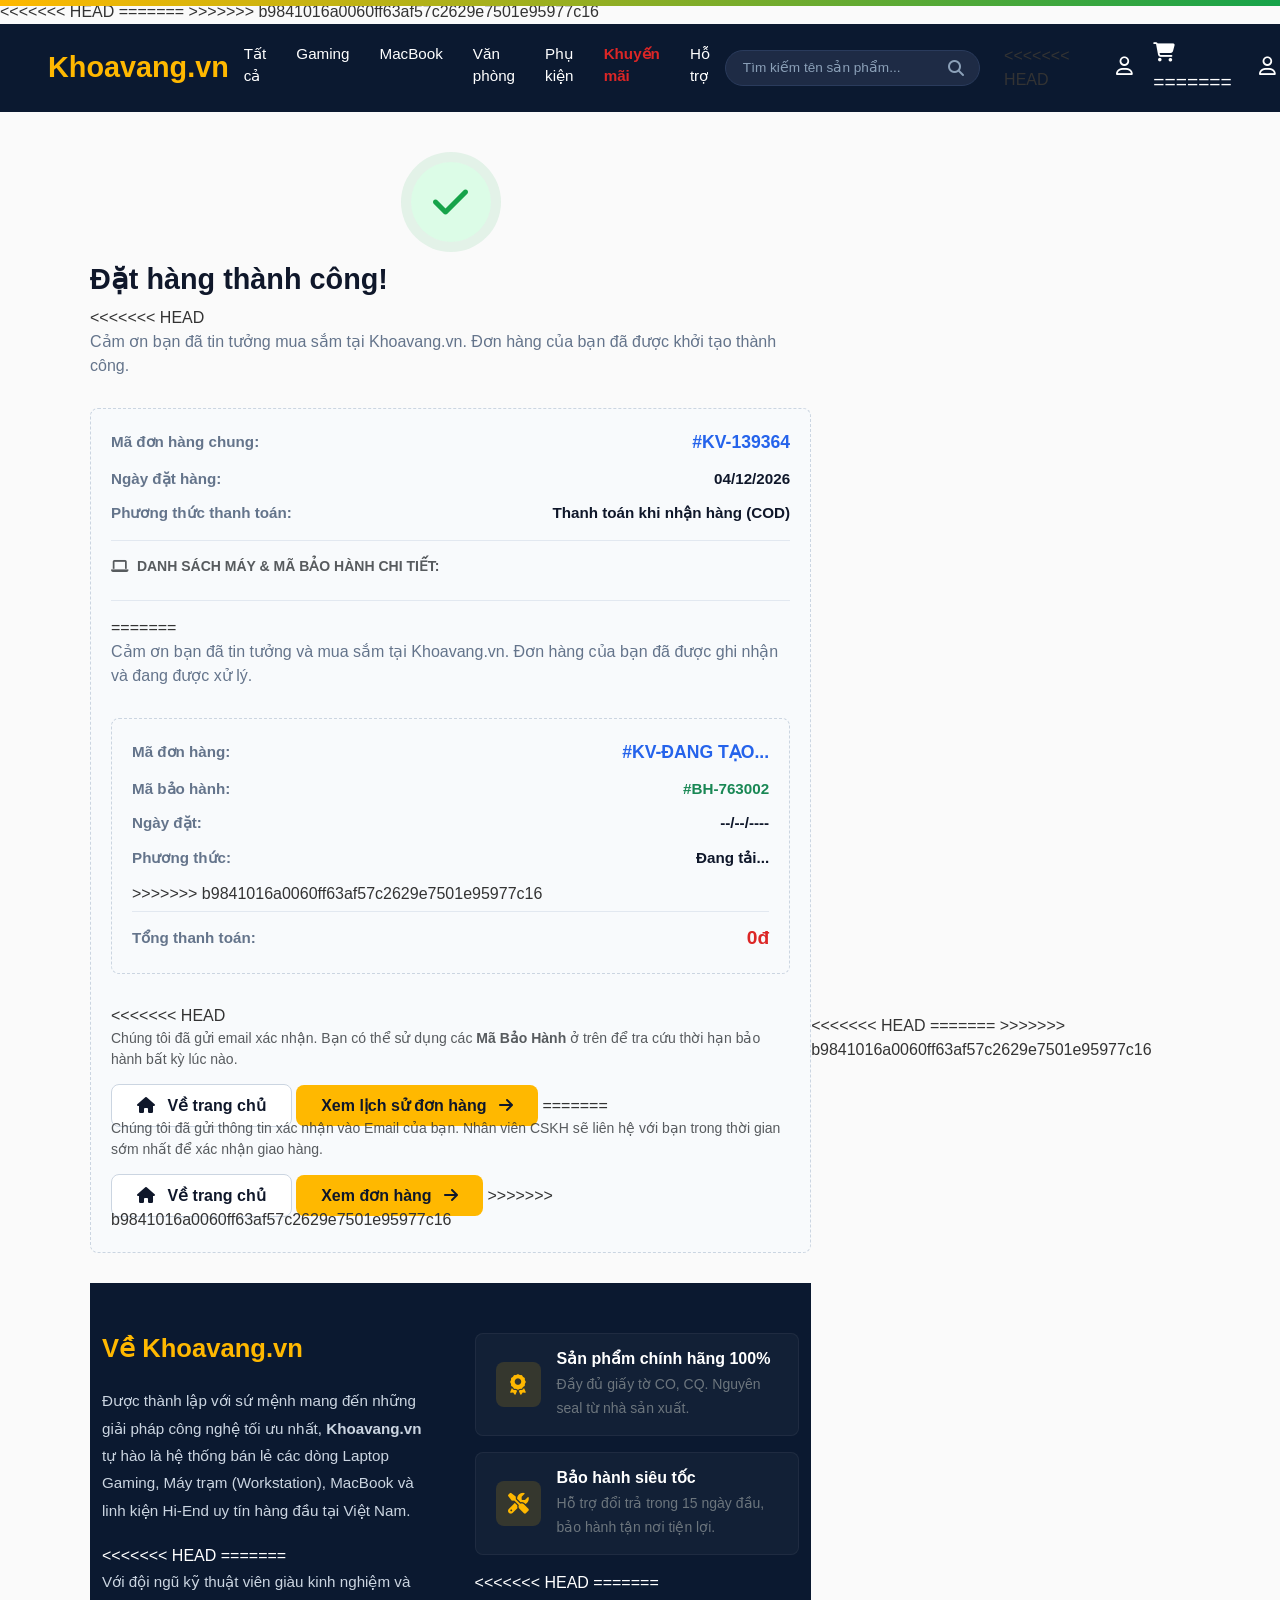
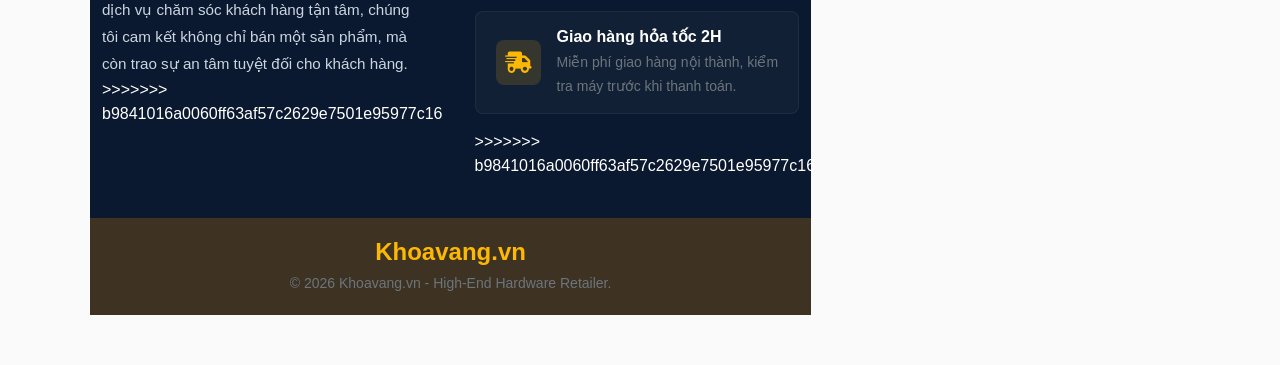
<file: templates/order-success.html>
<!DOCTYPE html>
<html lang="vi">
<head>
    <meta charset="UTF-8">
    <meta name="viewport" content="width=device-width, initial-scale=1.0">
    <title>Đặt hàng thành công - Khoavang.vn</title>
    <!-- Bootstrap 5 CSS -->
    <link href="https://cdn.jsdelivr.net/npm/bootstrap@5.3.0/dist/css/bootstrap.min.css" rel="stylesheet">
    <link rel="stylesheet" href="https://cdnjs.cloudflare.com/ajax/libs/font-awesome/6.4.0/css/all.min.css">
    <style>
        :root {
            --bg-body: #FAFAFA;
            --dark-navy: #0F172A;
            --primary-yellow: #FFB800;
            --red-price: #DC2626;
            --border-color: #E2E8F0;
            --dark-header: #0B1930;
        }

        body { background-color: var(--bg-body); font-family: 'Segoe UI', Tahoma, sans-serif; color: #333; display: flex; flex-direction: column; min-height: 100vh; }
        .main-content { flex: 1; display: flex; flex-direction: column; }

        /* --- HEADER MỚI --- */
        .custom-header { background-color: var(--dark-header); padding: 15px 0; position: sticky; top: 0; z-index: 1000; }
        .logo-text { color: var(--primary-yellow) !important; font-size: 1.8rem; font-weight: 900; text-decoration: none; }
        .header-links a { color: #ffffff !important; text-decoration: none; margin: 0 15px; font-weight: 500; font-size: 0.95rem; cursor: pointer; transition: 0.2s; padding-bottom: 5px; }
        .header-links a:hover, .header-links a.active { color: var(--primary-yellow) !important; border-bottom: 2px solid var(--primary-yellow); }
        .header-links a.link-deal { color: var(--red-price) !important; }
        
        .search-bar-header { background: #1E2B45; border: 1px solid #2A3B5C; border-radius: 20px; padding: 6px 15px; display: flex; align-items: center; width: 300px; }
        .search-bar-header input { background: transparent; border: none; color: white; width: 100%; outline: none; font-size: 0.85rem; }
        .search-bar-header input::placeholder { color: #8BA0B8; }
        .search-bar-header i { color: #8BA0B8; cursor: pointer; }

        .header-icons { display: flex; align-items: center; gap: 20px; }
        .header-icons a { color: #ffffff; font-size: 1.2rem; text-decoration: none; position: relative; transition: 0.2s; margin-left: 0; }
        .header-icons a:hover { color: var(--primary-yellow); }

        /* --- SUCCESS CARD --- */
        .success-wrapper { flex-grow: 1; display: flex; align-items: center; justify-content: center; padding: 50px 20px; }
<<<<<<< HEAD
        .success-card { background: #fff; border-radius: 12px; box-shadow: 0 10px 30px rgba(0,0,0,0.05); padding: 40px 30px; max-width: 680px; width: 100%; text-align: center; border: 1px solid var(--border-color); position: relative; overflow: hidden; }
        .success-card::before { content: ''; position: absolute; top: 0; left: 0; right: 0; height: 6px; background: linear-gradient(90deg, var(--primary-yellow), #16A34A); }

        .check-icon { width: 70px; height: 70px; background: #DCFCE7; color: #16A34A; border-radius: 50%; display: flex; align-items: center; justify-content: center; font-size: 2.2rem; margin: 0 auto 15px auto; box-shadow: 0 0 0 8px rgba(22, 163, 74, 0.1); }
        .success-title { font-weight: 800; color: var(--dark-navy); font-size: 1.7rem; margin-bottom: 8px; }
        .success-desc { color: #64748B; margin-bottom: 25px; font-size: 0.95rem; }

        /* Khối thông tin đơn hàng */
        .order-info-box { background: #F8FAFC; border: 1px dashed #cbd5e1; border-radius: 8px; padding: 20px; margin-bottom: 25px; text-align: left; }
        .info-row { display: flex; justify-content: space-between; margin-bottom: 12px; font-size: 0.95rem; align-items: center; }
        .info-label { color: #64748B; font-weight: 600; }
        .info-value { color: var(--dark-navy); font-weight: 700; text-align: right; }
        .order-id { color: #2563EB; font-size: 1.1rem; }
        .total-paid { color: var(--red-price); font-size: 1.25rem; }

        /* Danh sách từng máy & Mã bảo hành */
        .products-warranty-list { border-top: 1px solid #e2e8f0; border-bottom: 1px solid #e2e8f0; padding: 15px 0; margin: 15px 0; }
        .product-warranty-item { background: #fff; border: 1px solid #e2e8f0; border-radius: 6px; padding: 12px 15px; margin-bottom: 10px; }
        .product-warranty-item:last-child { margin-bottom: 0; }
        .item-title { font-weight: 700; color: #0F172A; font-size: 0.95rem; margin-bottom: 6px; display: flex; align-items: center; gap: 8px; }
        .code-badge { font-family: monospace; font-size: 0.85rem; padding: 3px 8px; border-radius: 4px; font-weight: 700; }
        .machine-code { background: #eff6ff; color: #1d4ed8; border: 1px solid #bfdbfe; }
        .warranty-code { background: #f0fdf4; color: #15803d; border: 1px solid #bbf7d0; }
=======
        .success-card { background: #fff; border-radius: 12px; box-shadow: 0 10px 30px rgba(0,0,0,0.05); padding: 50px 40px; max-width: 600px; width: 100%; text-align: center; border: 1px solid var(--border-color); position: relative; overflow: hidden; }
        .success-card::before { content: ''; position: absolute; top: 0; left: 0; right: 0; height: 6px; background: linear-gradient(90deg, var(--primary-yellow), #16A34A); }

        .check-icon { width: 80px; height: 80px; background: #DCFCE7; color: #16A34A; border-radius: 50%; display: flex; align-items: center; justify-content: center; font-size: 2.5rem; margin: 0 auto 20px auto; box-shadow: 0 0 0 10px rgba(22, 163, 74, 0.1); }
        .success-title { font-weight: 800; color: var(--dark-navy); font-size: 1.8rem; margin-bottom: 10px; }
        .success-desc { color: #64748B; margin-bottom: 30px; font-size: 1rem; }

        /* Khối thông tin đơn hàng */
        .order-info-box { background: #F8FAFC; border: 1px dashed #cbd5e1; border-radius: 8px; padding: 20px; margin-bottom: 30px; text-align: left; }
        .info-row { display: flex; justify-content: space-between; margin-bottom: 12px; font-size: 0.95rem; }
        .info-row:last-child { margin-bottom: 0; border-top: 1px solid #e2e8f0; padding-top: 12px; margin-top: 5px; }
        .info-label { color: #64748B; font-weight: 600; }
        .info-value { color: var(--dark-navy); font-weight: 700; text-align: right; }
        .order-id { color: #2563EB; font-size: 1.1rem; }
        .total-paid { color: var(--red-price); font-size: 1.2rem; }
>>>>>>> b9841016a0060ff63af57c2629e7501e95977c16

        /* Nút điều hướng */
        .btn-group-custom { display: flex; gap: 15px; justify-content: center; flex-wrap: wrap; }
        .btn-home { background: #fff; border: 1px solid #cbd5e1; color: var(--dark-navy); font-weight: 700; padding: 12px 25px; border-radius: 8px; text-decoration: none; transition: 0.2s; }
        .btn-home:hover { background: #f1f5f9; border-color: #94a3b8; }
        .btn-orders { background: var(--primary-yellow); color: var(--dark-navy); border: none; font-weight: 800; padding: 12px 25px; border-radius: 8px; text-decoration: none; transition: 0.2s; }
        .btn-orders:hover { background: #e6a600; box-shadow: 0 4px 12px rgba(255, 184, 0, 0.3); }

        /* --- FOOTER MỚI --- */
        .custom-footer { background-color: var(--dark-header); color: #fff; padding-top: 50px; margin-top: auto; }
        .footer-title { color: var(--primary-yellow); font-weight: 900; font-size: 1.6rem; }
        .footer-text { color: #CBD5E1; line-height: 1.8; font-size: 0.95rem; margin-bottom: 20px; }
        .feature-box { background: rgba(255, 255, 255, 0.03); padding: 15px 20px; border-radius: 8px; transition: 0.3s; border: 1px solid rgba(255, 255, 255, 0.05); }
        .feature-box:hover { background: rgba(255, 255, 255, 0.08); border-color: rgba(255, 255, 255, 0.2); }
        .feature-icon { width: 45px; height: 45px; background: rgba(255, 184, 0, 0.15); color: var(--primary-yellow); display: flex; align-items: center; justify-content: center; border-radius: 8px; font-size: 1.3rem; flex-shrink: 0; }
        .footer-bottom { background-color: #3E3222; padding: 20px 0; margin-top: 40px; }
    </style>
</head>
<body>

<<<<<<< HEAD
    <!-- HEADER MỚI -->
=======
    <!-- HEADER MỚI (Đã sửa link admin) -->
>>>>>>> b9841016a0060ff63af57c2629e7501e95977c16
    <header class="custom-header">
        <div class="container-fluid px-4 px-lg-5 d-flex justify-content-between align-items-center">
            <a href="shop.html" class="logo-text">Khoavang.vn</a>
            <div class="header-links d-none d-lg-flex">
                <a href="shop.html">Tất cả</a>
                <a href="shop.html">Gaming</a>
                <a href="shop.html">MacBook</a>
                <a href="shop.html">Văn phòng</a>
                <a href="shop.html">Phụ kiện</a>
                <a href="shop.html" class="link-deal fw-bold">Khuyến mãi</a>
                <a href="contact.html">Hỗ trợ</a>
            </div>
            <div class="d-flex align-items-center gap-4">
                <div class="search-bar-header d-none d-md-flex">
                    <input type="text" placeholder="Tìm kiếm tên sản phẩm...">
                    <i class="fa-solid fa-magnifying-glass"></i>
                </div>
                <div class="header-icons">
<<<<<<< HEAD
                    <a href="admin.html"><i class="fa-regular fa-user"></i></a>
                    <a href="cart.html">
                        <i class="fa-solid fa-cart-shopping"></i>
=======
                    <!-- LINK ĐÃ ĐƯỢC ĐỔI THÀNH ADMIN.HTML -->
                    <a href="admin.html"><i class="fa-regular fa-user"></i></a>
                    <a href="cart.html">
                        <i class="fa-solid fa-cart-shopping"></i>
                        <!-- Giỏ hàng lúc này hiển thị 0 vì đã mua xong -->
>>>>>>> b9841016a0060ff63af57c2629e7501e95977c16
                    </a>
                </div>
            </div>
        </div>
    </header>

    <div class="main-content">
        <!-- SUCCESS SECTION -->
        <div class="success-wrapper container">
            <div class="success-card">
                <div class="check-icon"><i class="fa-solid fa-check"></i></div>
                <h2 class="success-title">Đặt hàng thành công!</h2>
<<<<<<< HEAD
                <p class="success-desc">Cảm ơn bạn đã tin tưởng mua sắm tại Khoavang.vn. Đơn hàng của bạn đã được khởi tạo thành công.</p>
                
                <div class="order-info-box">
                    <div class="info-row">
                        <span class="info-label">Mã đơn hàng chung:</span>
                        <span class="info-value order-id" id="display-order-id">#KV-ĐANG TẠO...</span>
                    </div>
                    <div class="info-row">
                        <span class="info-label">Ngày đặt hàng:</span>
                        <span class="info-value" id="display-date">--/--/----</span>
                    </div>
                    <div class="info-row">
                        <span class="info-label">Phương thức thanh toán:</span>
                        <span class="info-value" id="display-method">Đang tải...</span>
                    </div>

                    <!-- KHU VỰC HIỂN THỊ TỪNG MÁY KHÁC NHAU VỚI MÃ MÁY VÀ MÃ BẢO HÀNH RIÊNG -->
                    <div class="products-warranty-list">
                        <div class="small fw-bold text-uppercase text-muted mb-2"><i class="fa-solid fa-laptop me-1"></i> Danh sách máy & Mã bảo hành chi tiết:</div>
                        <div id="display-products-list">
                            <!-- Javascript sẽ đổ từng máy vào đây -->
                        </div>
                    </div>

=======
                <p class="success-desc">Cảm ơn bạn đã tin tưởng và mua sắm tại Khoavang.vn. Đơn hàng của bạn đã được ghi nhận và đang được xử lý.</p>
                
                <div class="order-info-box">
                    <div class="info-row">
                        <span class="info-label">Mã đơn hàng:</span>
                        <span class="info-value order-id" id="display-order-id">#KV-ĐANG TẠO...</span>
                    </div>
                    <!-- ĐÃ THÊM MÃ BẢO HÀNH -->
                    <div class="info-row">
                        <span class="info-label">Mã bảo hành:</span>
                        <span class="info-value text-success" id="display-warranty">#BH-ĐANG TẠO...</span>
                    </div>
                    <div class="info-row">
                        <span class="info-label">Ngày đặt:</span>
                        <span class="info-value" id="display-date">--/--/----</span>
                    </div>
                    <div class="info-row">
                        <span class="info-label">Phương thức:</span>
                        <span class="info-value" id="display-method">Đang tải...</span>
                    </div>
>>>>>>> b9841016a0060ff63af57c2629e7501e95977c16
                    <div class="info-row">
                        <span class="info-label">Tổng thanh toán:</span>
                        <span class="info-value total-paid" id="display-total">0đ</span>
                    </div>
                </div>

<<<<<<< HEAD
                <p class="small text-muted mb-4">Chúng tôi đã gửi email xác nhận. Bạn có thể sử dụng các <b>Mã Bảo Hành</b> ở trên để tra cứu thời hạn bảo hành bất kỳ lúc nào.</p>

                <div class="btn-group-custom">
                    <a href="shop.html" class="btn-home"><i class="fa-solid fa-house me-2"></i> Về trang chủ</a>
                    <a href="order.html" class="btn-orders">Xem lịch sử đơn hàng <i class="fa-solid fa-arrow-right ms-2"></i></a>
=======
                <p class="small text-muted mb-4">Chúng tôi đã gửi thông tin xác nhận vào Email của bạn. Nhân viên CSKH sẽ liên hệ với bạn trong thời gian sớm nhất để xác nhận giao hàng.</p>

                <div class="btn-group-custom">
                    <a href="shop.html" class="btn-home"><i class="fa-solid fa-house me-2"></i> Về trang chủ</a>
                    <a href="order.html" class="btn-orders">Xem đơn hàng <i class="fa-solid fa-arrow-right ms-2"></i></a>
>>>>>>> b9841016a0060ff63af57c2629e7501e95977c16
                </div>
            </div>
        </div>

        <!-- FOOTER MỚI -->
        <footer class="custom-footer">
            <div class="container">
                <div class="row g-5">
                    <div class="col-lg-6">
                        <h4 class="footer-title mb-4">Về Khoavang.vn</h4>
                        <p class="footer-text">
                            Được thành lập với sứ mệnh mang đến những giải pháp công nghệ tối ưu nhất, <strong>Khoavang.vn</strong> tự hào là hệ thống bán lẻ các dòng Laptop Gaming, Máy trạm (Workstation), MacBook và linh kiện Hi-End uy tín hàng đầu tại Việt Nam.
                        </p>
<<<<<<< HEAD
=======
                        <p class="footer-text mb-0">
                            Với đội ngũ kỹ thuật viên giàu kinh nghiệm và dịch vụ chăm sóc khách hàng tận tâm, chúng tôi cam kết không chỉ bán một sản phẩm, mà còn trao sự an tâm tuyệt đối cho khách hàng.
                        </p>
>>>>>>> b9841016a0060ff63af57c2629e7501e95977c16
                    </div>
                    <div class="col-lg-6">
                        <div class="d-flex flex-column gap-3">
                            <div class="feature-box d-flex align-items-center gap-3">
                                <div class="feature-icon"><i class="fa-solid fa-award"></i></div>
                                <div>
                                    <h6 class="mb-1 text-white fw-bold">Sản phẩm chính hãng 100%</h6>
                                    <small class="text-secondary">Đầy đủ giấy tờ CO, CQ. Nguyên seal từ nhà sản xuất.</small>
                                </div>
                            </div>
                            <div class="feature-box d-flex align-items-center gap-3">
                                <div class="feature-icon"><i class="fa-solid fa-screwdriver-wrench"></i></div>
                                <div>
                                    <h6 class="mb-1 text-white fw-bold">Bảo hành siêu tốc</h6>
                                    <small class="text-secondary">Hỗ trợ đổi trả trong 15 ngày đầu, bảo hành tận nơi tiện lợi.</small>
                                </div>
                            </div>
<<<<<<< HEAD
=======
                            <div class="feature-box d-flex align-items-center gap-3">
                                <div class="feature-icon"><i class="fa-solid fa-truck-fast"></i></div>
                                <div>
                                    <h6 class="mb-1 text-white fw-bold">Giao hàng hỏa tốc 2H</h6>
                                    <small class="text-secondary">Miễn phí giao hàng nội thành, kiểm tra máy trước khi thanh toán.</small>
                                </div>
                            </div>
>>>>>>> b9841016a0060ff63af57c2629e7501e95977c16
                        </div>
                    </div>
                </div>
            </div>
            <div class="footer-bottom text-center">
                <h5 class="logo-text mb-1" style="font-size: 1.5rem;">Khoavang.vn</h5>
                <small class="text-secondary">© 2026 Khoavang.vn - High-End Hardware Retailer.</small>
            </div>
        </footer>
    </div>
<<<<<<< HEAD

    <!-- Bootstrap JS -->
    <script src="https://cdn.jsdelivr.net/npm/bootstrap@5.3.0/dist/js/bootstrap.bundle.min.js"></script>

    <!-- SCRIPT XỬ LÝ ĐA MÃ MÁY & MÃ BẢO HÀNH -->
    <script>
        window.onload = function() {
            // 1. Tạo Mã đơn hàng tổng
            const randomID = Math.floor(100000 + Math.random() * 900000);
            const orderIdStr = "#KV-" + randomID;
            document.getElementById('display-order-id').innerText = orderIdStr;

            // 2. Lấy ngày hiện tại
            const today = new Date();
            const dateString = ("0" + today.getDate()).slice(-2) + "/" + ("0" + (today.getMonth() + 1)).slice(-2) + "/" + today.getFullYear();
            document.getElementById('display-date').innerText = dateString;

            // 3. Hiển thị phương thức thanh toán
            const savedMethod = localStorage.getItem('khoavang_paymentMethod') || 'cod'; 
            let methodText = "Thanh toán khi nhận hàng (COD)";
            if (savedMethod === 'momo') methodText = "Thanh toán qua ví MoMo";
            else if (savedMethod === 'bank') methodText = "Chuyển khoản ngân hàng";
            document.getElementById('display-method').innerText = methodText;

            // 4. Lấy dữ liệu giỏ hàng để TẠO MÃ MÁY & MÃ BẢO HÀNH RIÊNG BIỆT CHO TỪNG SẢN PHẨM
            const savedData = localStorage.getItem('khoavang_cartData');
            let finalTotal = 0;
            let processedItems = [];
            
            if (savedData) {
                const data = JSON.parse(savedData);
                const productsListContainer = document.getElementById('display-products-list');
                productsListContainer.innerHTML = '';
                
                if(data.items && data.items.length > 0) {
                    data.items.forEach((item, index) => {
                        finalTotal += (item.price * item.qty);

                        // Tạo Mã máy riêng biệt (MM) và Mã bảo hành riêng biệt (BH) cho sản phẩm này
                        const machineCode = "#MM-" + Math.floor(100000 + Math.random() * 900000);
                        const warrantyCode = "#BH-" + Math.floor(100000 + Math.random() * 900000);

                        // Lưu vào danh sách đã xử lý có đủ mã
                        processedItems.push({
                            name: item.name,
                            img: item.img,
                            price: item.price,
                            qty: item.qty,
                            machineCode: machineCode,     // Mã máy duy nhất
                            warrantyCode: warrantyCode   // Mã bảo hành duy nhất
                        });

                        // Hiển thị ra giao diện
                        productsListContainer.innerHTML += `
                            <div class="product-warranty-item">
                                <div class="item-title">
                                    <i class="fa-solid fa-desktop text-primary"></i> 
                                    <span>${item.name} <span class="text-muted fs-6">(SL: ${item.qty})</span></span>
                                </div>
                                <div class="d-flex flex-wrap gap-2 mt-2">
                                    <div><small class="text-muted me-1">Mã máy:</small> <span class="code-badge machine-code">${machineCode}</span></div>
                                    <div><small class="text-muted me-1">Mã bảo hành:</small> <span class="code-badge warranty-code">${warrantyCode}</span></div>
                                </div>
                            </div>
                        `;
                    });

                    document.getElementById('display-total').innerText = finalTotal.toLocaleString('vi-VN') + ' đ';
                    
                    // 5. LƯU ĐƠN HÀNG VỚI CÁC MÃ RIÊNG VÀO LỊCH SỬ
                    const newOrder = {
                        orderId: orderIdStr,
                        date: dateString,
                        method: methodText,
                        total: finalTotal,
                        items: processedItems // Đã bao gồm cả machineCode và warrantyCode riêng
                    };

                    let history = JSON.parse(localStorage.getItem('khoavang_orderHistory')) || [];
                    history.unshift(newOrder); // Thêm đơn mới vào đầu danh sách
                    localStorage.setItem('khoavang_orderHistory', JSON.stringify(history));
                }
                
                // 6. Xoá giỏ hàng tạm sau khi đã lưu xong
                localStorage.removeItem('khoavang_cartData');
                localStorage.removeItem('khoavang_paymentMethod');
            }
        };
    </script>
=======
    <!-- Bootstrap JS -->
    <script src="https://cdn.jsdelivr.net/npm/bootstrap@5.3.0/dist/js/bootstrap.bundle.min.js"></script>

    <!-- SCRIPT XỬ LÝ LOGIC -->
<script>
    window.onload = function() {
        // 1. Tạo Mã đơn hàng và Mã bảo hành
        const randomID = Math.floor(100000 + Math.random() * 900000);
        const orderIdStr = "#KV-" + randomID;
        document.getElementById('display-order-id').innerText = orderIdStr;
        
        const randomWarranty = Math.floor(100000 + Math.random() * 900000);
        const warrantyIdStr = "#BH-" + randomWarranty;
        document.getElementById('display-warranty').innerText = warrantyIdStr;

        // 2. Lấy ngày hiện tại
        const today = new Date();
        const dateString = ("0" + today.getDate()).slice(-2) + "/" + ("0" + (today.getMonth() + 1)).slice(-2) + "/" + today.getFullYear();
        document.getElementById('display-date').innerText = dateString;

        // 3. Hiển thị phương thức thanh toán
        const savedMethod = localStorage.getItem('khoavang_paymentMethod') || 'cod'; 
        let methodText = "Thanh toán khi nhận hàng (COD)";
        if (savedMethod === 'momo') methodText = "Thanh toán qua ví MoMo";
        else if (savedMethod === 'bank') methodText = "Chuyển khoản ngân hàng";
        document.getElementById('display-method').innerText = methodText;

        // 4. Lấy dữ liệu giỏ hàng để tính tổng tiền VÀ LƯU VÀO LỊCH SỬ
        const savedData = localStorage.getItem('khoavang_cartData');
        let finalTotal = 0;
        
        if (savedData) {
            const data = JSON.parse(savedData);
            
            if(data.items && data.items.length > 0) {
                data.items.forEach(item => {
                    finalTotal += (item.price * item.qty);
                });

                document.getElementById('display-total').innerText = finalTotal.toLocaleString('vi-VN') + ' đ';
                
                // --- PHẦN MỚI: LƯU VÀO LỊCH SỬ ĐƠN HÀNG TRƯỚC KHI XÓA GIỎ ---
                const newOrder = {
                    orderId: orderIdStr,
                    warrantyId: warrantyIdStr,
                    date: dateString,
                    method: methodText,
                    total: finalTotal,
                    items: data.items // Lưu lại toàn bộ hình ảnh, tên, số lượng từ giỏ hàng
                };

                // Lấy lịch sử cũ (nếu có) hoặc tạo mảng mới
                let history = JSON.parse(localStorage.getItem('khoavang_orderHistory')) || [];
                history.push(newOrder); // Thêm đơn mới vào
                localStorage.setItem('khoavang_orderHistory', JSON.stringify(history));
            }
            
            // 5. Xoá dữ liệu giỏ hàng sau khi đã xử lý xong
            localStorage.removeItem('khoavang_cartData');
            localStorage.removeItem('khoavang_paymentMethod');
        }
    };
</script>
>>>>>>> b9841016a0060ff63af57c2629e7501e95977c16
</body>
</html>
</file>
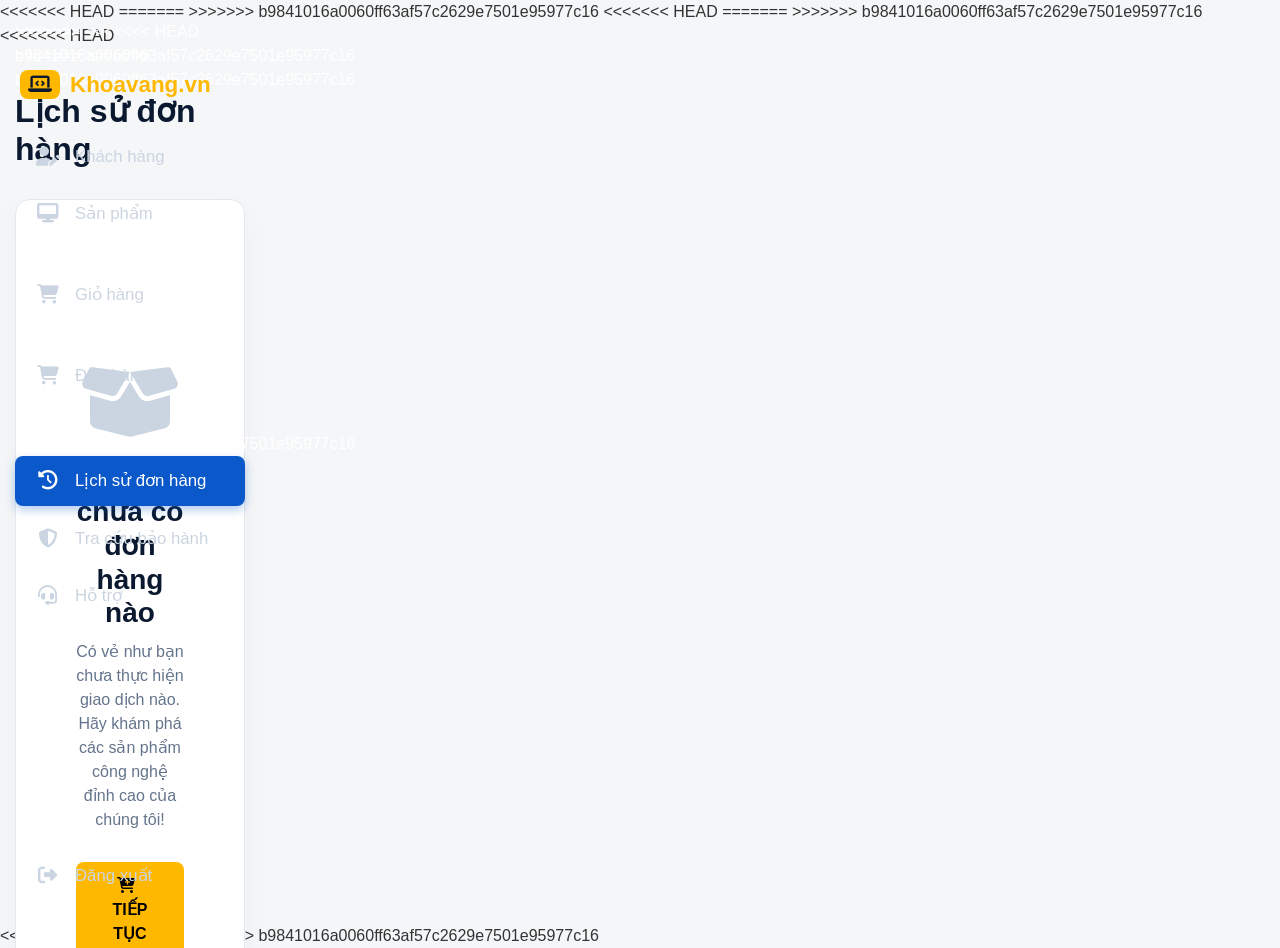
<file: templates/order.html>
<!DOCTYPE html>
<html lang="vi">
<head>
    <meta charset="UTF-8">
    <meta name="viewport" content="width=device-width, initial-scale=1.0">
    <title>Lịch sử đơn hàng - Khoavang.vn</title>
<<<<<<< HEAD
    <!-- Bootstrap 5 CSS -->
=======
>>>>>>> b9841016a0060ff63af57c2629e7501e95977c16
    <link href="https://cdn.jsdelivr.net/npm/bootstrap@5.3.0/dist/css/bootstrap.min.css" rel="stylesheet">
    <link rel="stylesheet" href="https://cdnjs.cloudflare.com/ajax/libs/font-awesome/6.4.0/css/all.min.css">
    <style>
        :root {
            --bg-body: #F4F6F8;
            --dark-header: #0B1930;
            --primary-yellow: #FFB800;
            --primary-blue: #0A58CA;
            --hover-blue: #1E2B45;
            --border-color: #E2E8F0;
        }

        body { 
            background-color: var(--bg-body); 
            font-family: 'Segoe UI', Tahoma, sans-serif; 
            color: #333; 
            margin: 0;
            overflow-x: hidden;
        }

        /* --- BỐ CỤC CHUNG & SIDEBAR TRÁI --- */
        .wrapper { display: flex; min-height: 100vh; flex-direction: column; }
        
        .sidebar { background-color: var(--dark-header); color: #fff; z-index: 1050; }
        .sidebar-brand { display: flex; align-items: center; gap: 10px; color: var(--primary-yellow) !important; font-size: 1.4rem; font-weight: 900; text-decoration: none; margin-bottom: 30px; padding: 0 5px; transition: 0.3s; }
        .sidebar-brand:hover { transform: scale(1.05); }
        .sidebar-brand-icon { background: var(--primary-yellow); color: var(--dark-header); padding: 5px 8px; border-radius: 8px; font-size: 1.2rem; }
        
        .sidebar-nav { list-style: none; padding: 0; margin: 0; flex-grow: 1; }
        .nav-item { margin-bottom: 8px; }
        .nav-link { color: #cbd5e1 !important; font-size: 1.05rem; font-weight: 500; padding: 12px 20px; border-radius: 8px; display: flex; align-items: center; gap: 15px; transition: 0.3s; text-decoration: none; }
        .nav-link i { font-size: 1.2rem; width: 25px; text-align: center; }
        .nav-link:hover { background-color: var(--hover-blue); color: #fff !important; }
        .nav-link.active { background-color: var(--primary-blue); color: #fff !important; box-shadow: 0 4px 10px rgba(10, 88, 202, 0.3); }

        /* --- KHU VỰC NỘI DUNG PHẢI --- */
        .page-title { font-weight: 900; color: var(--dark-header); margin-bottom: 30px; font-size: 2rem; }
        
        .content-card { background: #fff; border-radius: 15px; border: 1px solid var(--border-color); box-shadow: 0 10px 30px rgba(0,0,0,0.03); overflow: hidden; margin-bottom: 50px; }
        
        /* Trạng thái trống */
        .empty-state { text-align: center; padding: 50px 20px; }
        .empty-state-icon { font-size: 5rem; color: #cbd5e1; margin-bottom: 20px; }
        .empty-state h3 { font-weight: 800; color: var(--dark-header); margin-bottom: 10px; }
        .empty-state p { color: #64748b; font-size: 1rem; margin-bottom: 30px; }
        
        .btn-shop-now { background: var(--primary-yellow); color: #000; font-weight: 800; padding: 12px 35px; border-radius: 8px; border: none; text-decoration: none; transition: 0.3s; display: inline-block; }
        .btn-shop-now:hover { background: #e6a600; transform: translateY(-2px); box-shadow: 0 5px 15px rgba(255,184,0,0.3); color: #000; }

        /* --- GIAO DIỆN HIỂN THỊ ĐƠN HÀNG THẬT --- */
        .order-item-card { border: 1px solid var(--border-color); border-radius: 12px; margin-bottom: 25px; overflow: hidden; background: #fff; box-shadow: 0 2px 10px rgba(0,0,0,0.02); }
        .order-header { background: #F8FAFC; padding: 15px 25px; border-bottom: 1px solid var(--border-color); display: flex; justify-content: space-between; align-items: center; flex-wrap: wrap; gap: 10px; }
        .order-body { padding: 25px; }
        .order-footer { background: #F8FAFC; padding: 15px 25px; border-top: 1px dashed var(--border-color); display: flex; justify-content: space-between; align-items: center; flex-wrap: wrap; gap: 15px; }
        
<<<<<<< HEAD
        .product-row { display: flex; align-items: flex-start; gap: 20px; padding-bottom: 20px; margin-bottom: 20px; border-bottom: 1px solid #f1f5f9; }
        .product-row:last-child { border-bottom: none; margin-bottom: 0; padding-bottom: 0; }
        .product-img { width: 100px; height: 100px; object-fit: contain; border: 1px solid #e2e8f0; border-radius: 8px; padding: 5px; background: #fff; }
        
        .product-info { flex-grow: 1; }
        .product-name { font-weight: 700; font-size: 1.1rem; color: var(--dark-header); margin-bottom: 8px; }
        .product-meta { color: #64748b; font-size: 0.95rem; }

        /* Mã máy / Mã bảo hành riêng cho từng sản phẩm */
        .code-badge { font-family: monospace; font-size: 0.9rem; padding: 4px 10px; border-radius: 6px; font-weight: 700; display: inline-block;}
        .machine-code { background: #eff6ff; color: #1d4ed8; border: 1px solid #bfdbfe; }
        .warranty-code { background: #f0fdf4; color: #15803d; border: 1px solid #bbf7d0; }
=======
        .product-row { display: flex; align-items: center; gap: 20px; padding-bottom: 15px; margin-bottom: 15px; border-bottom: 1px solid #f1f5f9; }
        .product-row:last-child { border-bottom: none; margin-bottom: 0; padding-bottom: 0; }
        .product-img { width: 90px; height: 90px; object-fit: contain; border: 1px solid #e2e8f0; border-radius: 8px; padding: 5px; background: #fff; }
        .product-info { flex-grow: 1; }
        .product-name { font-weight: 700; font-size: 1.05rem; color: var(--dark-header); margin-bottom: 5px; }
        .product-meta { color: #64748b; font-size: 0.9rem; }
>>>>>>> b9841016a0060ff63af57c2629e7501e95977c16

        .info-block { display: flex; flex-direction: column; }
        .info-label { font-size: 0.85rem; color: #64748b; font-weight: 600; margin-bottom: 3px; }
        .info-value { font-weight: 700; color: var(--dark-header); font-size: 1rem; }
<<<<<<< HEAD
        .total-price { color: #DC2626; font-size: 1.4rem; font-weight: 900; }

        /* =========================================
           RESPONSIVE
=======
        .total-price { color: #DC2626; font-size: 1.3rem; font-weight: 900; }

        /* =========================================
           RESPONSIVE CHO MÀN HÌNH MÁY TÍNH (>= 992px)
>>>>>>> b9841016a0060ff63af57c2629e7501e95977c16
           ========================================= */
        @media (min-width: 992px) {
            .wrapper { flex-direction: row; }
            .sidebar { width: 260px; position: fixed; top: 0; left: 0; height: 100vh; padding: 20px 15px; }
            .sidebar .offcanvas-body { padding: 0; overflow-y: visible; }
<<<<<<< HEAD
            .main-content { margin-left: 260px; padding: 40px 40px 0 40px; width: calc(100% - 260px); display: flex; flex-direction: column; min-height: 100vh;}
            .content-card { padding: 40px; }
            .footer-bottom { margin-top: auto; background-color: var(--dark-header); color: #fff; padding: 40px; border-radius: 15px 15px 0 0; margin-left: -40px; margin-right: -40px;}
        }

        @media (max-width: 991px) {
            .sidebar.offcanvas-start { width: 280px; }
            .main-content { margin-left: 0; padding: 20px 15px 0 15px; width: 100%; display: flex; flex-direction: column; min-height: calc(100vh - 70px);}
            .page-title { font-size: 1.6rem; margin-bottom: 20px;}
            .content-card { padding: 15px; margin-bottom: 30px;}
=======
            
            .main-content { margin-left: 260px; padding: 40px 40px 0 40px; width: calc(100% - 260px); display: flex; flex-direction: column; min-height: 100vh;}
            .content-card { padding: 40px; }
            
            .footer-bottom { margin-top: auto; background-color: var(--dark-header); color: #fff; padding: 40px; border-radius: 15px 15px 0 0; margin-left: -40px; margin-right: -40px;}
        }

        /* =========================================
           RESPONSIVE CHO MÀN HÌNH ĐIỆN THOẠI (< 992px)
           ========================================= */
        @media (max-width: 991px) {
            .sidebar.offcanvas-start { width: 280px; }
            .main-content { margin-left: 0; padding: 20px 15px 0 15px; width: 100%; display: flex; flex-direction: column; min-height: calc(100vh - 70px);}
            
            .page-title { font-size: 1.6rem; margin-bottom: 20px;}
            .content-card { padding: 15px; margin-bottom: 30px;}
            
>>>>>>> b9841016a0060ff63af57c2629e7501e95977c16
            .order-header { padding: 12px 15px; }
            .order-body { padding: 15px; }
            .order-footer { padding: 15px; flex-direction: column; align-items: flex-start; gap: 10px; }
            .order-footer .text-md-end { text-align: left !important; margin-top: 5px; }
<<<<<<< HEAD
            .product-row { gap: 15px; flex-direction: column; align-items: flex-start; }
            .product-img { width: 100%; height: 150px; }
            .footer-bottom { margin-top: auto; background-color: var(--dark-header); color: #fff; padding: 30px 20px; border-radius: 15px 15px 0 0; margin-left: -15px; margin-right: -15px;}
=======
            
            .product-row { gap: 15px; flex-direction: column; align-items: flex-start; }
            .product-img { width: 100%; height: 120px; }
            .product-name { font-size: 1rem; }
            
            .footer-bottom { margin-top: auto; background-color: var(--dark-header); color: #fff; padding: 30px 20px; border-radius: 15px 15px 0 0; margin-left: -15px; margin-right: -15px;}
            .footer-text { font-size: 0.85rem; }
>>>>>>> b9841016a0060ff63af57c2629e7501e95977c16
        }
    </style>
</head>
<body>

<<<<<<< HEAD
    <!-- Nút mở menu trên Mobile -->
=======
>>>>>>> b9841016a0060ff63af57c2629e7501e95977c16
    <div class="d-flex d-lg-none justify-content-between align-items-center px-4 py-3 shadow-sm" style="background-color: var(--dark-header); position: sticky; top: 0; z-index: 999;">
        <a href="index.html" class="text-decoration-none" style="color: var(--primary-yellow); font-size: 1.4rem; font-weight: 900;">Khoavang.vn</a>
        <button class="btn text-white fs-3 p-0 border-0" type="button" data-bs-toggle="offcanvas" data-bs-target="#orderSidebar">
            <i class="fa-solid fa-bars"></i>
        </button>
    </div>

    <div class="wrapper">
        
<<<<<<< HEAD
        <!-- SIDEBAR -->
        <div class="sidebar offcanvas-lg offcanvas-start" tabindex="-1" id="orderSidebar">
=======
        <div class="sidebar offcanvas-lg offcanvas-start" tabindex="-1" id="orderSidebar">
            
>>>>>>> b9841016a0060ff63af57c2629e7501e95977c16
            <div class="offcanvas-header d-lg-none border-bottom border-secondary mb-3">
                <h5 class="offcanvas-title mb-0" style="color: var(--primary-yellow); font-weight: 900;">
                    <i class="fa-solid fa-laptop-code sidebar-brand-icon p-1 me-2" style="font-size: 1rem;"></i> Khoavang.vn
                </h5>
                <button type="button" class="btn-close btn-close-white" data-bs-dismiss="offcanvas" data-bs-target="#orderSidebar"></button>
            </div>

            <div class="offcanvas-body d-flex flex-column h-100 flex-grow-1 p-3 p-lg-0">
                <a href="shop.html" class="sidebar-brand d-none d-lg-flex">
                    <i class="fa-solid fa-laptop-code sidebar-brand-icon"></i> Khoavang.vn
                </a>
                
                <ul class="sidebar-nav">
                    <li class="nav-item"><a href="admin.html" class="nav-link"><i class="fa-solid fa-user-pen"></i> Khách hàng</a></li>
                    <li class="nav-item"><a href="shop.html" class="nav-link"><i class="fa-solid fa-desktop"></i> Sản phẩm</a></li>
<<<<<<< HEAD
                    <li class="nav-item"><a href="cart.html" class="nav-link"><i class="fa-solid fa-cart-shopping"></i> Giỏ hàng</a></li>
=======
                    <li class="nav-item"><a href="cart.html" class="nav-link"><i class="fa-solid fa-cart-shopping"></i> Đơn hàng</a></li>
>>>>>>> b9841016a0060ff63af57c2629e7501e95977c16
                    <li class="nav-item"><a href="order.html" class="nav-link active"><i class="fa-solid fa-clock-rotate-left"></i> Lịch sử đơn hàng</a></li>
                    <li class="nav-item"><a href="warranty.html" class="nav-link"><i class="fa-solid fa-shield-halved"></i> Tra cứu bảo hành</a></li>
                    <li class="nav-item"><a href="contact.html" class="nav-link"><i class="fa-solid fa-headset"></i> Hỗ trợ</a></li>
                </ul>

                <ul class="sidebar-nav mt-auto" style="flex-grow: 0; margin-bottom: 20px;">
                    <li class="nav-item">
                        <a href="#" class="nav-link text-danger" onclick="confirmLogout(event)">
                            <i class="fa-solid fa-right-from-bracket"></i> Đăng xuất
                        </a>
                    </li>
                </ul>
            </div>
        </div>

<<<<<<< HEAD
        <!-- MAIN CONTENT -->
=======
>>>>>>> b9841016a0060ff63af57c2629e7501e95977c16
        <div class="main-content">
            <h1 class="page-title">Lịch sử đơn hàng</h1>
            
            <div class="content-card">
                
<<<<<<< HEAD
                <!-- Hiển thị khi không có đơn hàng -->
=======
>>>>>>> b9841016a0060ff63af57c2629e7501e95977c16
                <div class="empty-state" id="empty-orders-view">
                    <i class="fa-solid fa-box-open empty-state-icon"></i>
                    <h3>Bạn chưa có đơn hàng nào</h3>
                    <p>Có vẻ như bạn chưa thực hiện giao dịch nào. Hãy khám phá các sản phẩm công nghệ đỉnh cao của chúng tôi!</p>
                    <a href="shop.html" class="btn-shop-now"><i class="fa-solid fa-cart-plus me-2"></i> TIẾP TỤC MUA SẮM</a>
                </div>

<<<<<<< HEAD
                <!-- Nơi chứa dữ liệu đơn hàng render bằng JS -->
                <div id="real-orders-view" class="d-none"></div>

            </div>

            <!-- FOOTER -->
=======
                <div id="real-orders-view" class="d-none">
                    </div>

            </div>

>>>>>>> b9841016a0060ff63af57c2629e7501e95977c16
            <div class="footer-bottom">
                <div class="row align-items-center">
                    <div class="col-lg-7">
                        <h4 style="color: var(--primary-yellow); font-weight: 800; margin-bottom: 15px;">Về Khoavang.vn</h4>
                        <p class="footer-text mb-3">Được thành lập với sứ mệnh mang đến những giải pháp công nghệ tối ưu nhất, Khoavang.vn tự hào là hệ thống bán lẻ các dòng Laptop Gaming, Máy trạm (Workstation), MacBook và linh kiện Hi-End uy tín hàng đầu tại Việt Nam.</p>
                        <p class="footer-text mb-0">© 2026 Khoavang.vn - High-End Hardware Retailer.</p>
                    </div>
                </div>
            </div>

        </div>
    </div>

<<<<<<< HEAD
    <!-- MODAL ĐĂNG XUẤT -->
=======
>>>>>>> b9841016a0060ff63af57c2629e7501e95977c16
    <div class="modal fade" id="logoutModal" tabindex="-1" aria-hidden="true">
        <div class="modal-dialog modal-dialog-centered">
            <div class="modal-content" style="border-radius: 15px; border: none;">
                <div class="modal-body text-center py-5">
                    <div style="width: 80px; height: 80px; background: #fee2e2; color: #DC2626; border-radius: 50%; display: flex; align-items: center; justify-content: center; font-size: 2.5rem; margin: 0 auto 20px auto;">
                        <i class="fa-solid fa-right-from-bracket"></i>
                    </div>
                    <h3 class="fw-bold mb-2">Đăng xuất tài khoản?</h3>
                    <p class="text-muted mb-4 fs-5">Bạn có chắc chắn muốn thoát khỏi hệ thống không?</p>
                    <div class="d-flex justify-content-center gap-3">
                        <button type="button" class="btn btn-light border px-5 py-2 fw-bold fs-6" data-bs-dismiss="modal">Hủy</button>
                        <a href="login.html" class="btn btn-danger px-5 py-2 fw-bold fs-6" onclick="logoutUser()">Đăng xuất</a>
                    </div>
                </div>
            </div>
        </div>
    </div>

    <script src="https://cdn.jsdelivr.net/npm/bootstrap@5.3.0/dist/js/bootstrap.bundle.min.js"></script>
    
    <script>
        function confirmLogout(event) {
            event.preventDefault(); 
            var myModal = new bootstrap.Modal(document.getElementById('logoutModal'));
            myModal.show();
        }

        function logoutUser() {
            // localStorage.removeItem('khoavang_user'); 
        }

<<<<<<< HEAD
        // --- ĐỌC VÀ HIỂN THỊ DỮ LIỆU ĐƠN HÀNG TỪ LOCALSTORAGE ---
=======
        // --- ĐỌC VÀ HIỂN THỊ DỮ LIỆU ĐƠN HÀNG ---
>>>>>>> b9841016a0060ff63af57c2629e7501e95977c16
        window.onload = function() {
            const historyData = localStorage.getItem('khoavang_orderHistory');
            
            if (historyData) {
                const orders = JSON.parse(historyData);
                
                if (orders.length > 0) {
                    // Ẩn giao diện trống, hiện khối dữ liệu
                    document.getElementById('empty-orders-view').classList.add('d-none');
                    const realView = document.getElementById('real-orders-view');
                    realView.classList.remove('d-none');
                    
                    let htmlContent = '';
                    
                    // Đảo ngược mảng để đơn hàng mới nhất hiện lên trên cùng
                    orders.reverse().forEach(order => {
                        
<<<<<<< HEAD
                        let itemsHtml = '';
                        order.items.forEach(item => {
                            // Dự phòng ảnh mặc định nếu không load được
                            let imgSrc = item.img ? item.img : 'https://via.placeholder.com/100?text=No+Image';

                            itemsHtml += `
                                <div class="product-row">
                                    <img src="${imgSrc}" alt="${item.name}" class="product-img">
                                    <div class="product-info">
                                        <div class="product-name">${item.name}</div>
                                        <div class="product-meta mb-3">Số lượng: <strong class="text-dark">x${item.qty}</strong></div>
                                        <div class="d-flex flex-wrap gap-3">
                                            <div><small class="text-muted me-1">Mã máy:</small> <span class="code-badge machine-code">${item.machineCode || 'Đang cập nhật'}</span></div>
                                            <div><small class="text-muted me-1">Mã bảo hành:</small> <span class="code-badge warranty-code">${item.warrantyCode || 'Đang cập nhật'}</span></div>
                                        </div>
                                    </div>
                                    <div class="fw-bold text-dark fs-5 text-md-end" style="min-width: 130px;">${(item.price * item.qty).toLocaleString('vi-VN')} đ</div>
=======
                        // Render danh sách sản phẩm trong từng đơn hàng
                        let itemsHtml = '';
                        order.items.forEach(item => {
                            itemsHtml += `
                                <div class="product-row">
                                    <img src="${item.img}" alt="${item.name}" class="product-img">
                                    <div class="product-info">
                                        <div class="product-name">${item.name}</div>
                                        <div class="product-meta">Số lượng: <strong>x${item.qty}</strong></div>
                                    </div>
                                    <div class="fw-bold text-dark w-100 text-md-end" style="max-width: 150px;">${(item.price * item.qty).toLocaleString('vi-VN')} đ</div>
>>>>>>> b9841016a0060ff63af57c2629e7501e95977c16
                                </div>
                            `;
                        });

<<<<<<< HEAD
=======
                        // Render Card của đơn hàng
                        // Đã thay đổi "text-end" thành "text-md-end" để responsive đẹp hơn trên di động
>>>>>>> b9841016a0060ff63af57c2629e7501e95977c16
                        htmlContent += `
                            <div class="order-item-card">
                                <div class="order-header">
                                    <div class="d-flex align-items-center flex-wrap gap-4">
                                        <div class="info-block">
                                            <span class="info-label">Mã đơn hàng</span>
<<<<<<< HEAD
                                            <span class="info-value text-primary fs-5">${order.orderId}</span>
                                        </div>
                                        <div class="info-block">
                                            <span class="info-label">Ngày đặt</span>
                                            <span class="info-value"><i class="fa-regular fa-calendar me-1 text-muted"></i> ${order.date}</span>
                                        </div>
                                    </div>
                                    <span class="badge bg-success px-3 py-2" style="font-size: 0.9rem;"><i class="fa-solid fa-truck-fast me-1"></i> Đang xử lý</span>
=======
                                            <span class="info-value text-primary">${order.orderId}</span>
                                        </div>
                                        <div class="info-block">
                                            <span class="info-label">Ngày đặt</span>
                                            <span class="info-value"><i class="fa-regular fa-clock me-1"></i> ${order.date}</span>
                                        </div>
                                    </div>
                                    <span class="badge bg-success px-3 py-2" style="font-size: 0.85rem;"><i class="fa-solid fa-truck-fast me-1"></i> Đang giao hàng</span>
>>>>>>> b9841016a0060ff63af57c2629e7501e95977c16
                                </div>
                                
                                <div class="order-body">
                                    ${itemsHtml}
                                </div>
                                
                                <div class="order-footer">
                                    <div class="d-flex flex-wrap gap-4">
                                        <div class="info-block">
<<<<<<< HEAD
                                            <span class="info-label">Phương thức thanh toán</span>
                                            <span class="info-value"><i class="fa-solid fa-wallet me-1 text-muted"></i> ${order.method}</span>
=======
                                            <span class="info-label">Mã bảo hành</span>
                                            <span class="info-value text-success">${order.warrantyId}</span>
                                        </div>
                                        <div class="info-block">
                                            <span class="info-label">Phương thức</span>
                                            <span class="info-value">${order.method}</span>
>>>>>>> b9841016a0060ff63af57c2629e7501e95977c16
                                        </div>
                                    </div>
                                    <div class="info-block text-md-end">
                                        <span class="info-label">Tổng thanh toán</span>
                                        <span class="total-price">${order.total.toLocaleString('vi-VN')} đ</span>
                                    </div>
                                </div>
                            </div>
                        `;
                    });

<<<<<<< HEAD
=======
                    // Đổ HTML vào view
>>>>>>> b9841016a0060ff63af57c2629e7501e95977c16
                    realView.innerHTML = htmlContent;
                }
            }
        };
    </script>
</body>
</html>
</file>
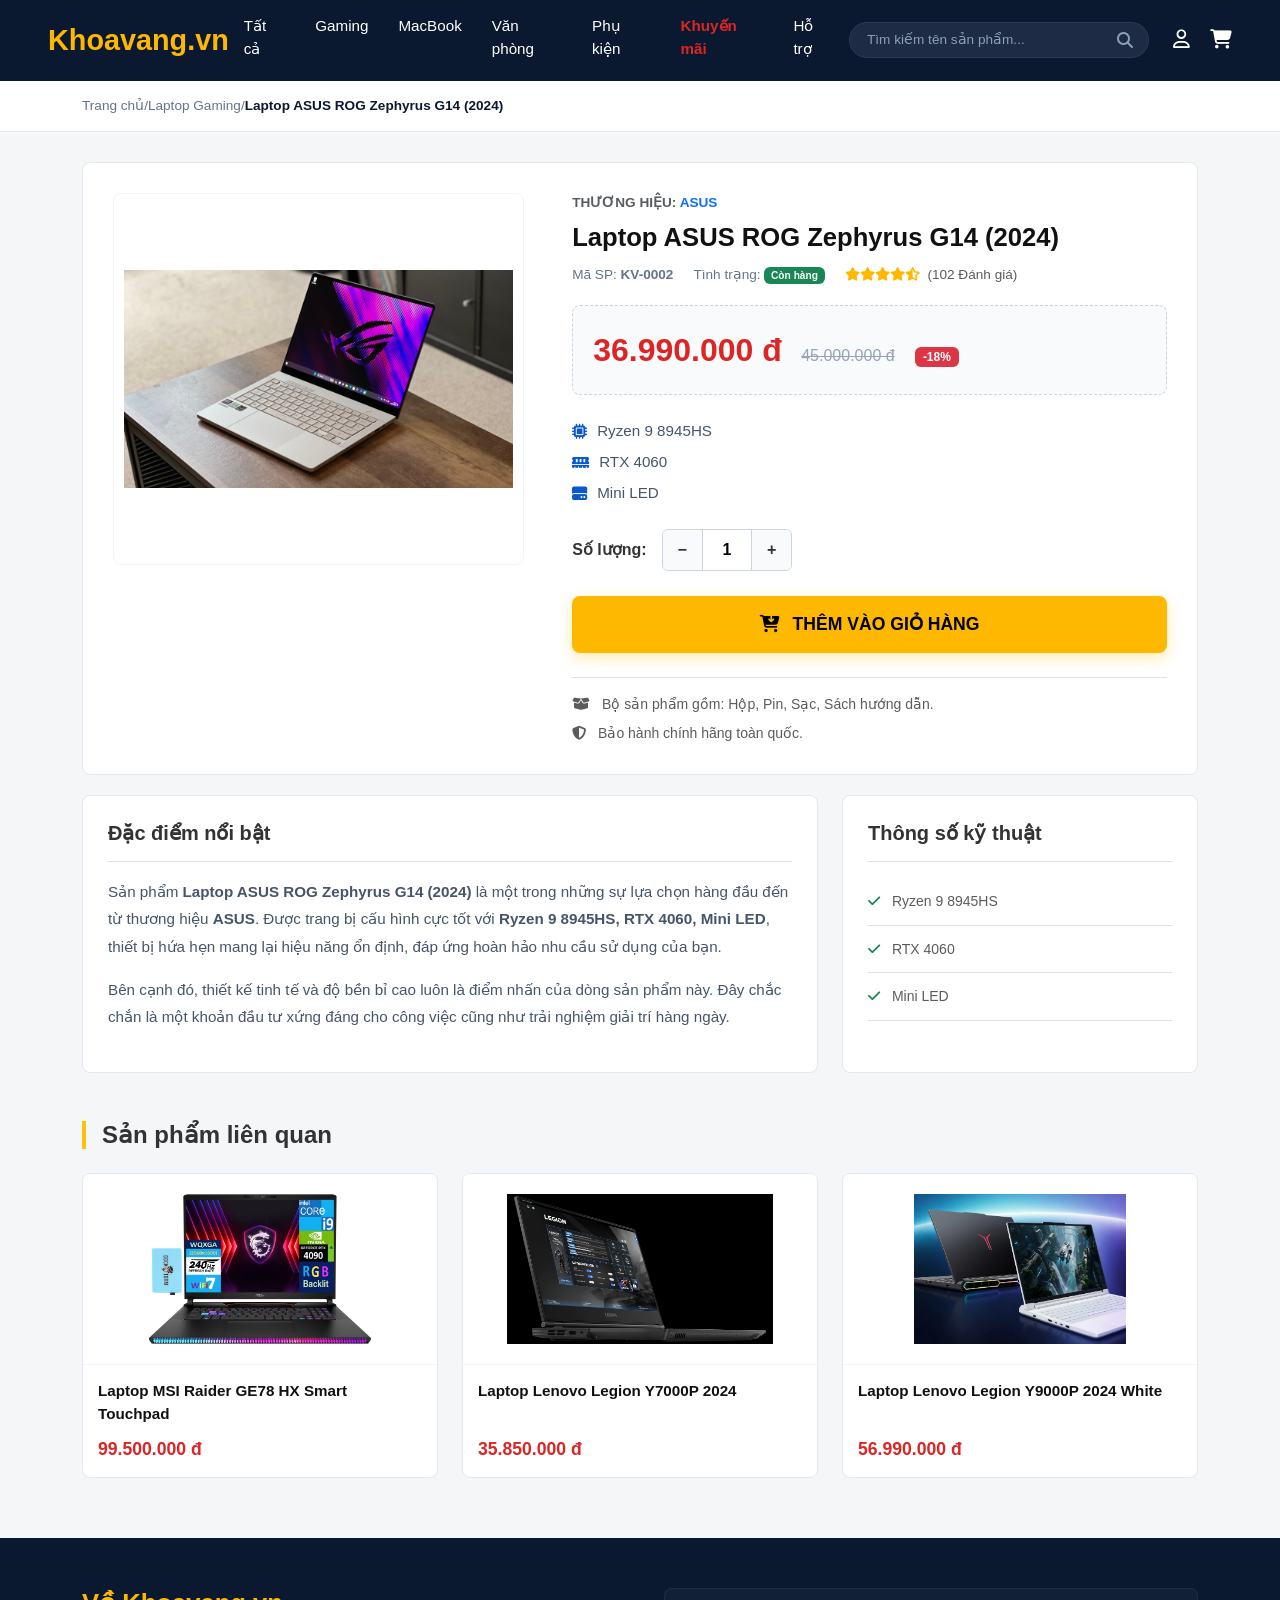
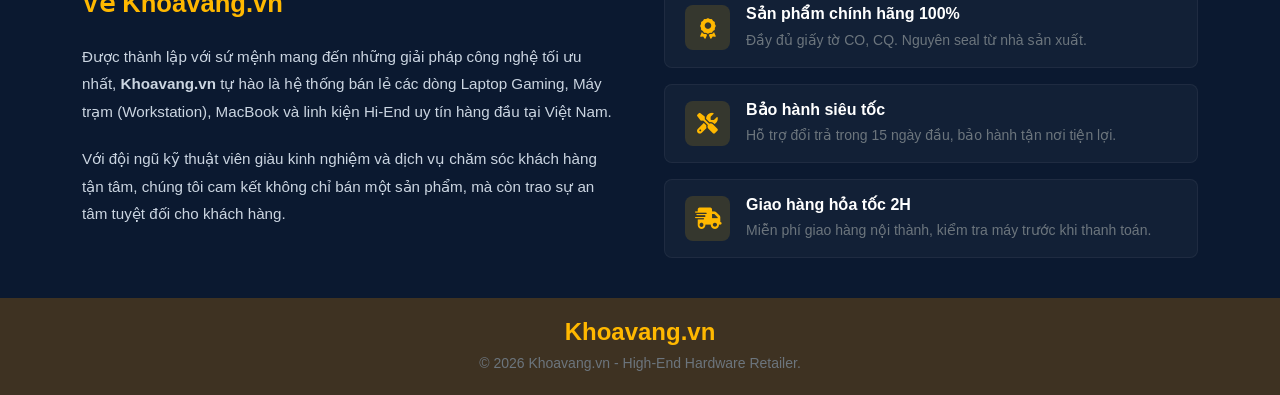
<file: templates/product-detail.html>
<!DOCTYPE html>
<html lang="vi">
<head>
    <meta charset="UTF-8">
    <meta name="viewport" content="width=device-width, initial-scale=1.0">
    <title>Chi tiết sản phẩm - Khoavang.vn</title>
    <!-- Bootstrap 5 CSS -->
    <link href="https://cdn.jsdelivr.net/npm/bootstrap@5.3.0/dist/css/bootstrap.min.css" rel="stylesheet">
    <link rel="stylesheet" href="https://cdnjs.cloudflare.com/ajax/libs/font-awesome/6.4.0/css/all.min.css">
    <style>
        :root {
            --bg-body: #F4F6F8;
            --dark-header: #0B1930;
            --primary-yellow: #FFB800;
            --primary-blue: #0A58CA;
            --red-price: #DC2626;
            --border-color: #E2E8F0;
        }

        body { background-color: var(--bg-body); font-family: 'Segoe UI', Tahoma, sans-serif; color: #333; display: flex; flex-direction: column; min-height: 100vh; }
        
        .main-content { flex: 1; }

        /* HEADER */
        .custom-header { background-color: var(--dark-header); padding: 15px 0; position: sticky; top: 0; z-index: 1000; }
        .logo-text { color: var(--primary-yellow) !important; font-size: 1.8rem; font-weight: 900; text-decoration: none; }
        .header-links a { color: #ffffff !important; text-decoration: none; margin: 0 15px; font-weight: 500; font-size: 0.95rem; cursor: pointer; transition: 0.2s; padding-bottom: 5px; }
        .header-links a:hover, .header-links a.active { color: var(--primary-yellow) !important; border-bottom: 2px solid var(--primary-yellow); }
        
        /* Đã sửa màu chữ Khuyến mãi thành đỏ */
        .header-links a.link-deal { color: var(--red-price) !important; }
        
        .search-bar-header { background: #1E2B45; border: 1px solid #2A3B5C; border-radius: 20px; padding: 6px 15px; display: flex; align-items: center; width: 300px; }
        .search-bar-header input { background: transparent; border: none; color: white; width: 100%; outline: none; font-size: 0.85rem; }
        .search-bar-header input::placeholder { color: #8BA0B8; }
        .search-bar-header i { color: #8BA0B8; cursor: pointer; }

        .header-icons { display: flex; align-items: center; gap: 20px; }
        .header-icons a { color: #ffffff; font-size: 1.2rem; text-decoration: none; position: relative; transition: 0.2s; }
        .header-icons a:hover { color: var(--primary-yellow); }
        .cart-badge { position: absolute; top: -5px; right: -8px; background: var(--red-price); color: white; font-size: 0.65rem; font-weight: bold; width: 18px; height: 18px; border-radius: 50%; display: none; align-items: center; justify-content: center; }

        /* BREADCRUMB */
        .breadcrumb-box { background: #fff; padding: 15px 0; border-bottom: 1px solid var(--border-color); margin-bottom: 30px; }
        .breadcrumb { margin: 0; font-size: 0.85rem; color: #64748B; }
        .breadcrumb a { color: #64748B; text-decoration: none; }
        .breadcrumb a:hover { color: var(--primary-blue); }
        .breadcrumb span { color: var(--dark-header); font-weight: 600; }

        /* CHI TIẾT SẢN PHẨM TRÊN */
        .product-top { background: #fff; border-radius: 8px; padding: 30px; border: 1px solid var(--border-color); margin-bottom: 20px; }
        .main-img-box { border: 1px solid #f1f5f9; border-radius: 8px; padding: 10px; text-align: center; margin-bottom: 15px; }
        .main-img-box img { max-width: 100%; height: 350px; object-fit: contain; }

        .prod-title { font-size: 1.6rem; font-weight: 800; color: #111; margin-bottom: 10px; line-height: 1.3; }
        .prod-meta { font-size: 0.85rem; color: #64748B; margin-bottom: 20px; display: flex; gap: 20px; align-items: center; }
        .prod-meta .stars { color: var(--primary-yellow); }
        
        .price-box { background: #f8fafc; padding: 20px; border-radius: 8px; margin-bottom: 25px; border: 1px dashed #cbd5e1; }
        .price-current { font-size: 2rem; font-weight: 900; color: var(--red-price); }
        .price-old { font-size: 1rem; color: #94a3b8; text-decoration: line-through; margin-left: 15px; font-weight: 500; }
        
        .short-specs { list-style: none; padding: 0; margin-bottom: 25px; }
        .short-specs li { margin-bottom: 8px; font-size: 0.95rem; color: #475569; display: flex; align-items: flex-start; gap: 10px; }
        .short-specs li i { color: var(--primary-blue); margin-top: 4px; }

        .qty-box { display: flex; align-items: center; gap: 15px; margin-bottom: 25px; }
        .qty-label { font-weight: 700; color: #333; }
        .qty-input-group { display: flex; border: 1px solid #cbd5e1; border-radius: 6px; overflow: hidden; }
        .qty-btn { background: #f8fafc; border: none; padding: 8px 15px; font-weight: bold; color: #333; transition: 0.2s; }
        .qty-btn:hover { background: #e2e8f0; }
        .qty-input { width: 50px; text-align: center; border: none; border-left: 1px solid #cbd5e1; border-right: 1px solid #cbd5e1; font-weight: bold; outline: none; }

        .btn-add-cart-large { background: var(--primary-yellow); color: #000; font-weight: 800; font-size: 1.1rem; padding: 15px; border-radius: 8px; border: none; width: 100%; text-transform: uppercase; transition: 0.2s; box-shadow: 0 5px 15px rgba(255,184,0,0.3); }
        .btn-add-cart-large:hover { background: #e6a600; transform: translateY(-2px); }

        .toast-custom { position: fixed; top: 80px; right: 20px; background: #16A34A; color: white; padding: 12px 25px; border-radius: 6px; font-weight: bold; box-shadow: 0 5px 15px rgba(0,0,0,0.2); z-index: 9999; transform: translateX(150%); transition: transform 0.3s ease-in-out; }
        .toast-custom.show { transform: translateX(0); }

        /* SẢN PHẨM LIÊN QUAN VÀ MÔ TẢ */
        .desc-box { background: #fff; padding: 25px; border-radius: 8px; border: 1px solid var(--border-color); height: 100%; }
        
        .related-card { background: #fff; border: 1px solid var(--border-color); border-radius: 8px; overflow: hidden; transition: 0.3s; height: 100%; display: flex; flex-direction: column; text-decoration: none; color: inherit; }
        .related-card:hover { box-shadow: 0 10px 20px rgba(0,0,0,0.08); transform: translateY(-5px); border-color: var(--primary-yellow); }
        .related-img-wrap { padding: 20px; text-align: center; background: #fff; }
        .related-img-wrap img { height: 150px; object-fit: contain; max-width: 100%; }
        .related-info { padding: 15px; flex-grow: 1; display: flex; flex-direction: column; border-top: 1px solid #f1f5f9; }
        .related-name { font-weight: 600; font-size: 0.95rem; margin-bottom: 10px; color: #111; display: -webkit-box; -webkit-line-clamp: 2; -webkit-box-orient: vertical; overflow: hidden; }
        .related-price { font-weight: 800; color: var(--red-price); font-size: 1.1rem; margin-top: auto; }

        /* THÊM MỚI: FOOTER */
        .custom-footer { background-color: var(--dark-header); color: #fff; padding-top: 50px; margin-top: 60px; }
        .footer-title { color: var(--primary-yellow); font-weight: 900; font-size: 1.6rem; }
        .footer-text { color: #CBD5E1; line-height: 1.8; font-size: 0.95rem; margin-bottom: 20px; }
        .feature-box { background: rgba(255, 255, 255, 0.03); padding: 15px 20px; border-radius: 8px; transition: 0.3s; border: 1px solid rgba(255, 255, 255, 0.05); }
        .feature-box:hover { background: rgba(255, 255, 255, 0.08); border-color: rgba(255, 255, 255, 0.2); }
        .feature-icon { width: 45px; height: 45px; background: rgba(255, 184, 0, 0.15); color: var(--primary-yellow); display: flex; align-items: center; justify-content: center; border-radius: 8px; font-size: 1.3rem; flex-shrink: 0; }
        .footer-bottom { background-color: #3E3222; padding: 20px 0; margin-top: 40px; }
    </style>
</head>
<body>

    <!-- HEADER -->
    <header class="custom-header">
        <div class="container-fluid px-4 px-lg-5 d-flex justify-content-between align-items-center">
            <a href="shop.html" class="logo-text">Khoavang.vn</a>
            <div class="header-links d-none d-lg-flex">
                <a href="shop.html">Tất cả</a>
                <a href="shop.html">Gaming</a>
                <a href="shop.html">MacBook</a>
                <a href="shop.html">Văn phòng</a>
                <a href="shop.html">Phụ kiện</a>
                <a href="shop.html" class="link-deal fw-bold">Khuyến mãi</a>
                <a href="#">Hỗ trợ</a>
            </div>
            <div class="d-flex align-items-center gap-4">
                <!-- Thanh tìm kiếm -->
                <div class="search-bar-header d-none d-md-flex">
                    <input type="text" placeholder="Tìm kiếm tên sản phẩm...">
                    <i class="fa-solid fa-magnifying-glass"></i>
                </div>
                <div class="header-icons">
                    <a href="admin.html"><i class="fa-regular fa-user"></i></a>
                    <a href="cart.html">
                        <i class="fa-solid fa-cart-shopping"></i>
                        <span class="cart-badge" id="header-cart-badge">0</span>
                    </a>
                </div>
            </div>
        </div>
    </header>

    <!-- TOAST THÔNG BÁO -->
    <div class="toast-custom" id="cart-toast">
        <i class="fa-solid fa-check-circle me-2"></i> Đã thêm vào giỏ hàng!
    </div>

    <!-- MAIN WRAPPER -->
    <div class="main-content">
        <!-- BREADCRUMB -->
        <div class="breadcrumb-box">
            <div class="container">
                <div class="breadcrumb">
                    <a href="shop.html">Trang chủ</a> / <a href="shop.html" id="bread-cat">Danh mục</a> / <span id="bread-name">Đang tải...</span>
                </div>
            </div>
        </div>

        <!-- MAIN PRODUCT DETAIL -->
        <div class="container">
            <!-- Khối trên cùng: Hình ảnh và thông tin đặt hàng -->
            <div class="product-top">
                <div class="row g-5">
                    <div class="col-lg-5">
                        <div class="main-img-box">
                            <img id="detail-img" src="" alt="Sản phẩm">
                        </div>
                    </div>

                    <div class="col-lg-7">
                        <div class="text-uppercase fw-bold text-muted mb-2" style="font-size: 0.85rem;">Thương hiệu: <span class="text-primary" id="detail-brand">Brand</span></div>
                        <h1 class="prod-title" id="detail-name">Đang tải tên sản phẩm...</h1>
                        
                        <div class="prod-meta">
                            <span>Mã SP: <strong id="detail-code">KV-000</strong></span>
                            <span>Tình trạng: <span class="badge bg-success">Còn hàng</span></span>
                            <div class="stars">
                                <i class="fa-solid fa-star"></i><i class="fa-solid fa-star"></i><i class="fa-solid fa-star"></i><i class="fa-solid fa-star"></i><i class="fa-solid fa-star-half-stroke"></i>
                                <span class="text-muted ms-1" id="detail-reviews">(0 Đánh giá)</span>
                            </div>
                        </div>

                        <div class="price-box">
                            <span class="price-current" id="detail-price">0 đ</span>
                            <span class="price-old" id="detail-old-price"></span>
                            <span class="badge bg-danger ms-3" id="detail-discount-badge" style="display:none;">Sale</span>
                        </div>

                        <ul class="short-specs" id="detail-specs">
                            <!-- Thông số ngắn sẽ đổ vào đây -->
                        </ul>

                        <div class="qty-box">
                            <span class="qty-label">Số lượng:</span>
                            <div class="qty-input-group">
                                <button class="qty-btn" onclick="updateQty(-1)">−</button>
                                <input type="text" id="detail-qty" class="qty-input" value="1" readonly>
                                <button class="qty-btn" onclick="updateQty(1)">+</button>
                            </div>
                        </div>

                        <button class="btn-add-cart-large" onclick="addCurrentToCart()">
                            <i class="fa-solid fa-cart-arrow-down me-2"></i> THÊM VÀO GIỎ HÀNG
                        </button>
                        
                        <div class="mt-4 pt-3 border-top text-muted small">
                            <div class="mb-2"><i class="fa-solid fa-box-open me-2"></i> Bộ sản phẩm gồm: Hộp, Pin, Sạc, Sách hướng dẫn.</div>
                            <div><i class="fa-solid fa-shield-halved me-2"></i> Bảo hành chính hãng toàn quốc.</div>
                        </div>
                    </div>
                </div>
            </div>

            <!-- MÔ TẢ VÀ THÔNG SỐ CHI TIẾT -->
            <div class="row g-4 mb-5">
                <div class="col-lg-8">
                    <div class="desc-box">
                        <h5 class="fw-bold mb-3 border-bottom pb-3">Đặc điểm nổi bật</h5>
                        <div id="detail-description" style="line-height: 1.8; font-size: 0.95rem; color: #475569;">
                            <!-- JS đổ văn bản tự động vào đây -->
                        </div>
                    </div>
                </div>
                <div class="col-lg-4">
                    <div class="desc-box">
                        <h5 class="fw-bold mb-3 border-bottom pb-3">Thông số kỹ thuật</h5>
                        <ul class="list-unstyled text-muted small" id="detail-full-specs" style="line-height: 2.2;">
                            <!-- JS đổ thông số vào đây -->
                        </ul>
                    </div>
                </div>
            </div>

            <!-- SẢN PHẨM LIÊN QUAN -->
            <h4 class="fw-bold mb-4 border-start border-4 border-warning ps-3">Sản phẩm liên quan</h4>
            <div class="row g-4" id="related-products">
                <!-- JS đổ 3 sản phẩm vào đây -->
            </div>
        </div>
    </div>

    <!-- THÊM MỚI: FOOTER -->
    <footer class="custom-footer">
        <div class="container">
            <div class="row g-5">
                <div class="col-lg-6">
                    <h4 class="footer-title mb-4">Về Khoavang.vn</h4>
                    <p class="footer-text">
                        Được thành lập với sứ mệnh mang đến những giải pháp công nghệ tối ưu nhất, <strong>Khoavang.vn</strong> tự hào là hệ thống bán lẻ các dòng Laptop Gaming, Máy trạm (Workstation), MacBook và linh kiện Hi-End uy tín hàng đầu tại Việt Nam.
                    </p>
                    <p class="footer-text mb-0">
                        Với đội ngũ kỹ thuật viên giàu kinh nghiệm và dịch vụ chăm sóc khách hàng tận tâm, chúng tôi cam kết không chỉ bán một sản phẩm, mà còn trao sự an tâm tuyệt đối cho khách hàng.
                    </p>
                </div>
                <div class="col-lg-6">
                    <div class="d-flex flex-column gap-3">
                        <div class="feature-box d-flex align-items-center gap-3">
                            <div class="feature-icon"><i class="fa-solid fa-award"></i></div>
                            <div>
                                <h6 class="mb-1 text-white fw-bold">Sản phẩm chính hãng 100%</h6>
                                <small class="text-secondary">Đầy đủ giấy tờ CO, CQ. Nguyên seal từ nhà sản xuất.</small>
                            </div>
                        </div>
                        <div class="feature-box d-flex align-items-center gap-3">
                            <div class="feature-icon"><i class="fa-solid fa-screwdriver-wrench"></i></div>
                            <div>
                                <h6 class="mb-1 text-white fw-bold">Bảo hành siêu tốc</h6>
                                <small class="text-secondary">Hỗ trợ đổi trả trong 15 ngày đầu, bảo hành tận nơi tiện lợi.</small>
                            </div>
                        </div>
                        <div class="feature-box d-flex align-items-center gap-3">
                            <div class="feature-icon"><i class="fa-solid fa-truck-fast"></i></div>
                            <div>
                                <h6 class="mb-1 text-white fw-bold">Giao hàng hỏa tốc 2H</h6>
                                <small class="text-secondary">Miễn phí giao hàng nội thành, kiểm tra máy trước khi thanh toán.</small>
                            </div>
                        </div>
                    </div>
                </div>
            </div>
        </div>
        <div class="footer-bottom text-center">
            <h5 class="logo-text mb-1" style="font-size: 1.5rem;">Khoavang.vn</h5>
            <small class="text-secondary">© 2026 Khoavang.vn - High-End Hardware Retailer.</small>
        </div>
    </footer>

    <!-- SCRIPT -->
    <script>
        // CƠ SỞ DỮ LIỆU SẢN PHẨM
        const products = [
            // GAMING
            { id: 1, cat: 'gaming', brand: 'MSI', name: 'Laptop MSI Raider GE78 HX Smart Touchpad', img: 'msiraider.jpg', price: 99500000, oldPrice: 105000000, specs: ['Core i9-13980HX', 'RTX 4080', '32GB RAM', '2TB SSD'], rating: 5, reviews: 32, isDeal: false },
            { id: 2, cat: 'gaming', brand: 'ASUS', name: 'Laptop ASUS ROG Zephyrus G14 (2024)', img: 'rogg14.jpg', price: 36990000, oldPrice: 45000000, specs: ['Ryzen 9 8945HS', 'RTX 4060', 'Mini LED'], rating: 5, reviews: 102, isDeal: true },
            { id: 3, cat: 'gaming', brand: 'Lenovo', name: 'Laptop Lenovo Legion Y7000P 2024', img: 'y7000p.jpg', price: 35850000, oldPrice: null, specs: ['Core i7-14650HX', 'RTX 4060', '16GB RAM'], rating: 4, reviews: 45, isDeal: false },
            { id: 4, cat: 'gaming', brand: 'Lenovo', name: 'Laptop Lenovo Legion Y9000P 2024 White', img: 'y9000p.jpg', price: 56990000, oldPrice: null, specs: ['Core i9-14900HX', 'RTX 4060', '16GB RAM'], rating: 5, reviews: 89, isDeal: false },
            { id: 5, cat: 'gaming', brand: 'Acer', name: 'Laptop Acer Predator Helios Neo 16', img: 'acer-predator.jpg', price: 29990000, oldPrice: 35000000, specs: ['Core i7-13700HX', 'RTX 4060', '16GB RAM'], rating: 4, reviews: 67, isDeal: true },
            { id: 6, cat: 'gaming', brand: 'Dell', name: 'Laptop Gaming Dell Alienware m16 R2', img: 'dell-alienware.jpg', price: 68990000, oldPrice: 75000000, specs: ['Core i9-13900HX', 'RTX 4080', '32GB DDR5'], rating: 5, reviews: 48, isDeal: true },
            { id: 7, cat: 'gaming', brand: 'HP', name: 'HP Omen 17" Gaming Workstation', img: 'hp-omen.jpg', price: 42500000, oldPrice: null, specs: ['Core i7-13700H', 'RTX 4070', '1TB SSD'], rating: 4, reviews: 21, isDeal: false },
            { id: 8, cat: 'gaming', brand: 'Gigabyte', name: 'Laptop Gigabyte Aorus 15X', img: 'gigabyte-aorus.jpg', price: 38900000, oldPrice: 42000000, specs: ['Core i7', 'RTX 4070', '16GB RAM'], rating: 4, reviews: 15, isDeal: true },
            
            // MACBOOK
            { id: 9, cat: 'macbook', brand: 'Apple', name: 'MacBook Pro 16-inch M3 Max (2024)', img: 'pro16m3.jpeg', price: 89990000, oldPrice: null, specs: ['M3 Max Chip', '64GB Unified Memory', '1TB SSD'], rating: 5, reviews: 254, isDeal: false },
            { id: 10, cat: 'macbook', brand: 'Apple', name: 'MacBook Air M1 13" 2020', img: 'mac-air-m1.jpg', price: 18490000, oldPrice: 20000000, specs: ['M1 Chip', '8GB RAM', '256GB SSD'], rating: 5, reviews: 1520, isDeal: true },
            { id: 11, cat: 'macbook', brand: 'Apple', name: 'MacBook Air M2 13" 2022', img: 'mac-air-m2.jpg', price: 24990000, oldPrice: null, specs: ['M2 Chip', '8GB RAM', '256GB SSD'], rating: 4, reviews: 840, isDeal: false },
            { id: 12, cat: 'macbook', brand: 'Apple', name: 'MacBook Air M3 15" 2024', img: 'mac-air-m3.jpg', price: 37990000, oldPrice: 39990000, specs: ['M3 Chip', '16GB RAM', '512GB SSD'], rating: 5, reviews: 120, isDeal: true },
            { id: 13, cat: 'macbook', brand: 'Apple', name: 'MacBook Pro 14" M3 Pro', img: 'mac-pro-14.jpg', price: 49990000, oldPrice: null, specs: ['M3 Pro Chip', '18GB RAM', '512GB SSD'], rating: 5, reviews: 315, isDeal: false },

            // OFFICE
            { id: 14, cat: 'office', brand: 'Dell', name: 'Dell XPS 13 Plus 9320 (2023)', img: 'dell-xps13.jpg', price: 42500000, oldPrice: 47000000, specs: ['Core i7-1360P', '16GB RAM', 'OLED 3.5K'], rating: 5, reviews: 85, isDeal: true },
            { id: 15, cat: 'office', brand: 'Dell', name: 'Dell Inspiron 15 3520', img: 'dell-inspiron.jpg', price: 12990000, oldPrice: 14500000, specs: ['Core i5-1235U', '8GB RAM', '512GB SSD'], rating: 4, reviews: 420, isDeal: true },
            { id: 16, cat: 'office', brand: 'HP', name: 'HP Envy x360 2-in-1', img: 'hp-envy.jpg', price: 22500000, oldPrice: null, specs: ['Ryzen 7', '16GB RAM', 'Cảm ứng'], rating: 4, reviews: 110, isDeal: false },
            { id: 17, cat: 'office', brand: 'HP', name: 'HP Pavilion 15', img: 'hp-pavilion.jpg', price: 14500000, oldPrice: null, specs: ['Core i5', '8GB RAM', '256GB SSD'], rating: 4, reviews: 205, isDeal: false },
            { id: 18, cat: 'office', brand: 'ASUS', name: 'ASUS Zenbook 14 OLED', img: 'asus-zenbook.jpg', price: 25990000, oldPrice: null, specs: ['Core Ultra 7', '16GB RAM', 'OLED 120Hz'], rating: 5, reviews: 90, isDeal: false },
            { id: 19, cat: 'office', brand: 'ASUS', name: 'ASUS Vivobook 15', img: 'asus-vivobook.jpg', price: 11990000, oldPrice: 13500000, specs: ['Core i3', '8GB RAM', '512GB SSD'], rating: 3, reviews: 150, isDeal: true },
            { id: 20, cat: 'office', brand: 'Lenovo', name: 'Lenovo ThinkPad X1 Carbon Gen 11', img: 'lenovo-thinkpad.jpg', price: 39990000, oldPrice: null, specs: ['Core i7-1355U', '16GB RAM', 'WUXGA'], rating: 5, reviews: 300, isDeal: false },
            { id: 21, cat: 'office', brand: 'Lenovo', name: 'Lenovo IdeaPad Slim 5', img: 'lenovo-ideapad.jpg', price: 16990000, oldPrice: null, specs: ['Core i5', '16GB RAM', '512GB SSD'], rating: 4, reviews: 180, isDeal: false },
            { id: 22, cat: 'office', brand: 'Acer', name: 'Acer Swift 3', img: 'acer-swift.jpg', price: 17500000, oldPrice: null, specs: ['Core i5', '16GB RAM', 'EVO'], rating: 4, reviews: 60, isDeal: false },
            { id: 23, cat: 'office', brand: 'LG', name: 'LG Gram 14 2023', img: 'lg-gram.jpg', price: 26900000, oldPrice: 30000000, specs: ['Core i5', '16GB RAM', '999g'], rating: 5, reviews: 140, isDeal: true },

            // PHỤ KIỆN
            { id: 24, cat: 'accessory', brand: 'Logitech', name: 'Chuột không dây Logitech G Pro X Superlight', img: 'logitech.jpg', price: 2990000, oldPrice: 3500000, specs: ['Không dây', '63 gram', 'Hero 25K'], rating: 5, reviews: 850, isDeal: true },
            { id: 25, cat: 'accessory', brand: 'Razer', name: 'Chuột Razer DeathAdder V3 Pro', img: 'mouse-razer.jpg', price: 3490000, oldPrice: null, specs: ['Không dây', 'Ergonomic', '30K DPI'], rating: 5, reviews: 420, isDeal: false },
            { id: 26, cat: 'accessory', brand: 'Corsair', name: 'Chuột Corsair Harpoon RGB', img: 'mouse-corsair.jpg', price: 1200000, oldPrice: null, specs: ['Không dây', 'RGB', '10K DPI'], rating: 4, reviews: 150, isDeal: false },
            { id: 27, cat: 'accessory', brand: 'ASUS', name: 'Chuột ASUS ROG Gladius III', img: 'mouse-asus.jpg', price: 1890000, oldPrice: 2200000, specs: ['Có dây/Không dây', 'RGB'], rating: 4, reviews: 200, isDeal: true },
            { id: 28, cat: 'accessory', brand: 'Sony', name: 'Tai nghe Sony WH-1000XM5 Black', img: 'sonyWH.jpg', price: 7290000, oldPrice: 8500000, specs: ['Chống ồn ANC', 'Hi-Res Audio', 'Pin 30h'], rating: 5, reviews: 1200, isDeal: true },
            { id: 29, cat: 'accessory', brand: 'Apple', name: 'Tai nghe Apple AirPods Max', img: 'headphone-airpods.jpg', price: 11500000, oldPrice: null, specs: ['Chống ồn', 'Spatial Audio'], rating: 4, reviews: 500, isDeal: false },
            { id: 30, cat: 'accessory', brand: 'Logitech', name: 'Tai nghe Logitech G Pro X Wireless', img: 'headphone-logitech.jpg', price: 4500000, oldPrice: null, specs: ['Lightspeed', 'Blue VO!CE'], rating: 5, reviews: 300, isDeal: false },
            { id: 31, cat: 'accessory', brand: 'Razer', name: 'Tai nghe Razer BlackShark V2', img: 'headphone-razer.jpg', price: 2500000, oldPrice: 2990000, specs: ['THX Spatial', 'TriForce 50mm'], rating: 4, reviews: 450, isDeal: true },
            { id: 32, cat: 'accessory', brand: 'HyperX', name: 'Micro HyperX QuadCast S', img: 'mic-hyperx.jpg', price: 3890000, oldPrice: null, specs: ['RGB', 'Condenser', 'USB'], rating: 5, reviews: 600, isDeal: false },
            { id: 33, cat: 'accessory', brand: 'Rode', name: 'Micro Rode NT-USB', img: 'mic-rode.jpg', price: 4200000, oldPrice: null, specs: ['Studio Quality', 'Pop filter'], rating: 5, reviews: 250, isDeal: false },
            { id: 34, cat: 'accessory', brand: 'Shure', name: 'Micro Shure MV7', img: 'mic-shure.jpg', price: 6500000, oldPrice: 7000000, specs: ['XLR/USB', 'Podcast'], rating: 5, reviews: 400, isDeal: true },
            { id: 35, cat: 'accessory', brand: 'JBL', name: 'Loa Bluetooth JBL Charge 5', img: 'speaker-jbl.jpg', price: 3500000, oldPrice: null, specs: ['Chống nước', 'Pin 20h'], rating: 4, reviews: 800, isDeal: false },
            { id: 36, cat: 'accessory', brand: 'Marshall', name: 'Loa Marshall Stanmore III', img: 'speaker-marshall.jpg', price: 9500000, oldPrice: null, specs: ['Bluetooth 5.2', '80W'], rating: 5, reviews: 350, isDeal: false }
        ];

        let currentProduct = null;

        window.onload = function() {
            const urlParams = new URLSearchParams(window.location.search);
            const productId = parseInt(urlParams.get('id')) || 2; 

            currentProduct = products.find(p => p.id === productId);

            if (currentProduct) {
                document.title = currentProduct.name + " - Khoavang.vn";
                let catName = currentProduct.cat === 'gaming' ? 'Laptop Gaming' : currentProduct.cat === 'macbook' ? 'Apple MacBook' : currentProduct.cat === 'office' ? 'Laptop Văn Phòng' : 'Phụ Kiện';
                document.getElementById('bread-cat').innerText = catName;
                document.getElementById('bread-name').innerText = currentProduct.name;

                document.getElementById('detail-img').src = "/static/img/" + currentProduct.img;
                document.getElementById('detail-brand').innerText = currentProduct.brand;
                document.getElementById('detail-name').innerText = currentProduct.name;
                document.getElementById('detail-code').innerText = "KV-" + currentProduct.id.toString().padStart(4, '0');
                document.getElementById('detail-reviews').innerText = `(${currentProduct.reviews} Đánh giá)`;

                document.getElementById('detail-price').innerText = currentProduct.price.toLocaleString('vi-VN') + ' đ';
                if (currentProduct.oldPrice) {
                    document.getElementById('detail-old-price').innerText = currentProduct.oldPrice.toLocaleString('vi-VN') + ' đ';
                    let discountPercent = Math.round(((currentProduct.oldPrice - currentProduct.price) / currentProduct.oldPrice) * 100);
                    let badge = document.getElementById('detail-discount-badge');
                    badge.style.display = 'inline-block';
                    badge.innerText = "-" + discountPercent + "%";
                } else {
                    document.getElementById('detail-old-price').innerText = "";
                    document.getElementById('detail-discount-badge').style.display = 'none';
                }

                let specsHTML = "";
                let icons = ['fa-microchip', 'fa-memory', 'fa-hard-drive', 'fa-desktop'];
                currentProduct.specs.forEach((spec, index) => {
                    let icon = icons[index] || 'fa-circle-check';
                    specsHTML += `<li><i class="fa-solid ${icon}"></i> ${spec}</li>`;
                });
                document.getElementById('detail-specs').innerHTML = specsHTML;

                document.getElementById('detail-description').innerHTML = `
                    <p>Sản phẩm <strong>${currentProduct.name}</strong> là một trong những sự lựa chọn hàng đầu đến từ thương hiệu <strong>${currentProduct.brand}</strong>. Được trang bị cấu hình cực tốt với <strong>${currentProduct.specs.join(', ')}</strong>, thiết bị hứa hẹn mang lại hiệu năng ổn định, đáp ứng hoàn hảo nhu cầu sử dụng của bạn.</p>
                    <p>Bên cạnh đó, thiết kế tinh tế và độ bền bỉ cao luôn là điểm nhấn của dòng sản phẩm này. Đây chắc chắn là một khoản đầu tư xứng đáng cho công việc cũng như trải nghiệm giải trí hàng ngày.</p>
                `;

                let fullSpecs = "";
                currentProduct.specs.forEach(spec => {
                    fullSpecs += `<li class="border-bottom py-2"><i class="fa-solid fa-check text-success me-2"></i> ${spec}</li>`;
                });
                document.getElementById('detail-full-specs').innerHTML = fullSpecs;

                let related = products.filter(p => p.cat === currentProduct.cat && p.id !== currentProduct.id);
                if (related.length < 3) {
                    let others = products.filter(p => p.id !== currentProduct.id && !related.includes(p));
                    related = related.concat(others.slice(0, 3 - related.length));
                }
                related = related.slice(0, 3);

                let relatedHTML = "";
                related.forEach(p => {
                    let priceStr = p.price.toLocaleString('vi-VN') + ' đ';
                    relatedHTML += `
                        <div class="col-md-4">
                            <a href="product-detail.html?id=${p.id}" class="related-card">
                                <div class="related-img-wrap">
                                    <img src="/static/img/${p.img}" alt="${p.name}">
                                </div>
                                <div class="related-info">
                                    <div class="related-name">${p.name}</div>
                                    <div class="related-price">${priceStr}</div>
                                </div>
                            </a>
                        </div>
                    `;
                });
                document.getElementById('related-products').innerHTML = relatedHTML;
            }
            
            updateCartBadge();
        };

        function updateQty(change) {
            let input = document.getElementById('detail-qty');
            let currentVal = parseInt(input.value);
            let newVal = currentVal + change;
            if(newVal >= 1) input.value = newVal;
        }

        function updateCartBadge() {
            let savedData = localStorage.getItem('khoavang_cartData');
            let totalQty = 0;
            if (savedData) {
                let cartData = JSON.parse(savedData);
                if(cartData.items) cartData.items.forEach(item => totalQty += item.qty);
            }
            const badge = document.getElementById('header-cart-badge');
            if (totalQty > 0) {
                badge.style.display = 'flex';
                badge.innerText = totalQty;
            } else {
                badge.style.display = 'none';
            }
        }

        function addCurrentToCart() {
            if(!currentProduct) return;
            let qtyToAdd = parseInt(document.getElementById('detail-qty').value);
            
            let savedData = localStorage.getItem('khoavang_cartData');
            let cartData = savedData ? JSON.parse(savedData) : { items: [], subtotal: 0, discount: 0, total: 0 };
            if (!cartData.items) cartData.items = [];

            let existingItem = cartData.items.find(item => item.name === currentProduct.name);
            if (existingItem) {
                existingItem.qty += qtyToAdd;
            } else {
                cartData.items.push({ 
                    img: "/static/img/" + currentProduct.img, 
                    name: currentProduct.name, 
                    price: currentProduct.price, 
                    qty: qtyToAdd 
                });
            }

            localStorage.setItem('khoavang_cartData', JSON.stringify(cartData));
            updateCartBadge();

            const toast = document.getElementById('cart-toast');
            toast.classList.add('show');
            setTimeout(() => toast.classList.remove('show'), 2000);
        }
    </script>
</body>
</html>
</file>
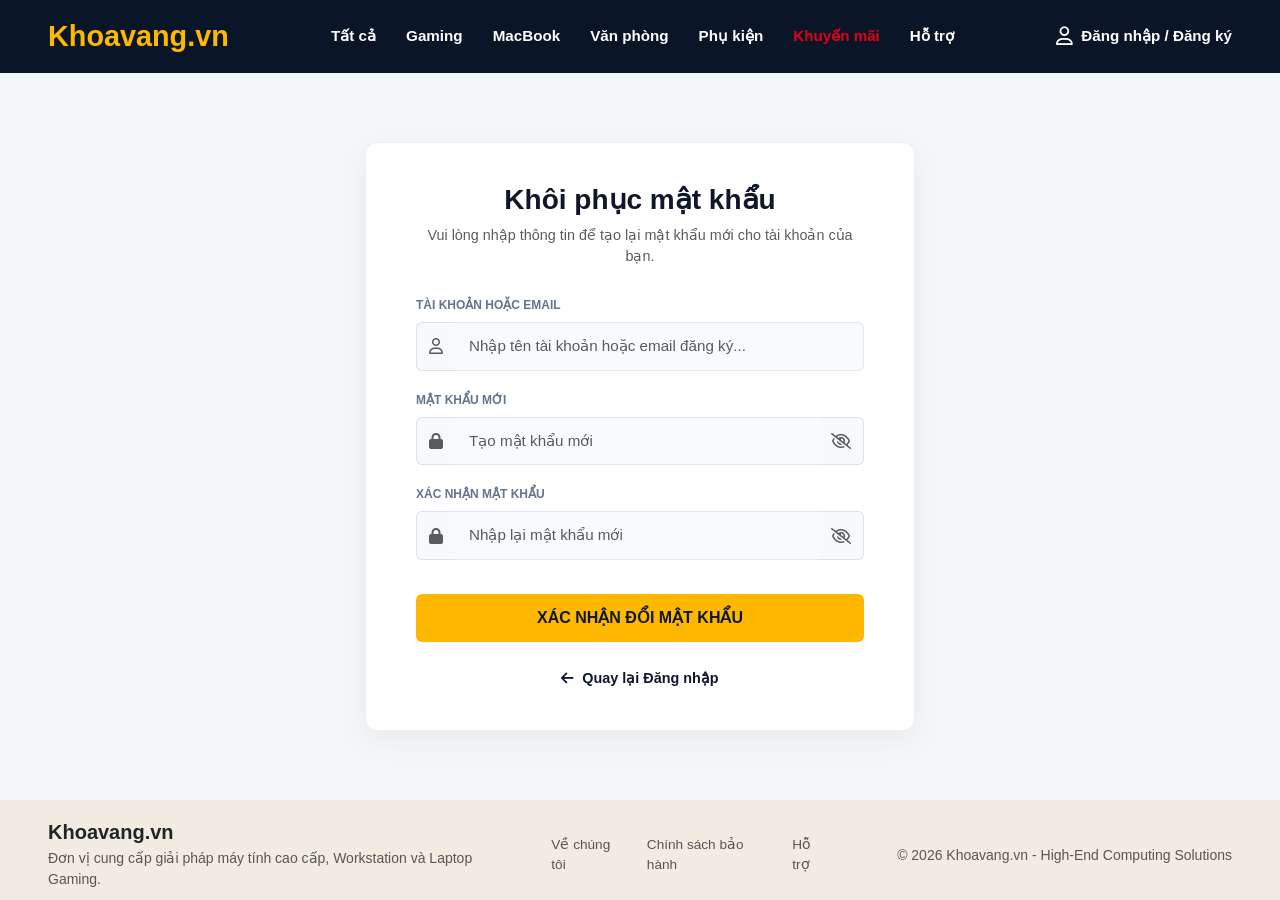
<file: templates/profile.html>
<!DOCTYPE html>
<html lang="vi">
<head>
    <meta charset="UTF-8">
    <meta name="viewport" content="width=device-width, initial-scale=1.0">
    <title>Khôi phục mật khẩu - Khoavang.vn</title>
    <!-- Bootstrap 5 CSS -->
    <link href="https://cdn.jsdelivr.net/npm/bootstrap@5.3.0/dist/css/bootstrap.min.css" rel="stylesheet">
    <link rel="stylesheet" href="https://cdnjs.cloudflare.com/ajax/libs/font-awesome/6.4.0/css/all.min.css">
    <style>
        :root {
            --bg-light: #F4F7FA;
            --dark-navy: #0F172A;
            --header-navy: #0b1528;
            --primary-yellow: #FFB800;
            --footer-bg: #F1EBE1;
        }

        /* GIỮ NGUYÊN 1 TRANG KHÔNG CUỘN */
        body {
            background-color: var(--bg-light);
            font-family: 'Segoe UI', Tahoma, sans-serif;
            display: flex;
            flex-direction: column;
            margin: 0;
            height: 100vh; 
            overflow: hidden; 
        }

        /* --- HEADER THEO MẪU MỚI --- */
        .custom-header {
            background-color: var(--header-navy);
            padding: 15px 0;
            flex-shrink: 0;
        }
        .logo-text {
            color: var(--primary-yellow);
            font-size: 1.8rem;
            font-weight: 800;
            text-decoration: none;
        }
        .header-links {
            display: flex;
            align-items: center;
            justify-content: center;
            flex-grow: 1;
        }
        .header-links a {
            color: #fff;
            text-decoration: none;
            margin: 0 15px;
            font-weight: 600;
            font-size: 0.95rem;
            position: relative;
        }
        .header-links a:hover {
            color: var(--primary-yellow);
        }
        .header-links a.text-red-custom {
            color: #e30019 !important;
        }
        
        .header-login-btn {
            color: #fff;
            text-decoration: none;
            display: flex;
            align-items: center;
            gap: 8px;
            font-weight: 600;
            font-size: 0.95rem;
            transition: color 0.2s;
        }
        .header-login-btn i {
            font-size: 1.2rem;
        }
        .header-login-btn:hover {
            color: var(--primary-yellow);
        }

        /* --- KHÔNG GIAN CHÍNH --- */
        .main-wrapper {
            flex-grow: 1;
            display: flex;
            align-items: center;
            justify-content: center;
            padding: 20px;
        }

        /* KHUNG FORM QUÊN MẬT KHẨU Ở GIỮA */
        .forgot-pwd-container {
            background: #fff;
            border-radius: 12px;
            padding: 40px 50px;
            box-shadow: 0 10px 30px rgba(0,0,0,0.05);
            width: 100%;
            max-width: 550px;
            border: 1px solid #eee;
        }

        .form-control {
            padding: 12px 15px;
            font-size: 0.95rem;
            background-color: #F8FAFC;
            border: 1px solid #E2E8F0;
        }
        .form-control:focus { 
            border-color: var(--primary-yellow); 
            box-shadow: none; 
            background-color: #fff;
        }
        .form-label {
            font-size: 0.75rem;
            font-weight: 700;
            color: #64748B;
            text-transform: uppercase;
        }
        .btn-warning-custom {
            background-color: var(--primary-yellow);
            color: var(--dark-navy);
            font-weight: 700;
            border: none;
            padding: 12px;
            border-radius: 6px;
            margin-top: 10px;
        }

        /* --- FOOTER --- */
        .custom-footer {
            background-color: var(--footer-bg);
            padding: 20px 0 10px 0;
            flex-shrink: 0;
            color: #444;
        }
        .footer-links a {
            color: #555;
            text-decoration: none;
            font-size: 0.85rem;
            transition: color 0.2s;
        }
        .footer-links a:hover {
            color: var(--primary-yellow);
        }

        /* RESPONSIVE */
        @media (max-width: 991px) {
            body { height: auto; overflow: auto; } 
            .header-links { display: none !important; }
            .forgot-pwd-container { padding: 30px 20px; }
            .footer-links { justify-content: flex-start !important; margin: 10px 0; }
        }
    </style>
</head>
<body>

    <!-- HEADER -->
    <header class="custom-header">
        <div class="container-fluid px-5 d-flex justify-content-between align-items-center">
            
            <!-- Link về trang chủ -->
            <a href="index.html" class="logo-text">Khoavang.vn</a>
            
            <div class="header-links d-none d-xl-flex">
                <a href="#">Tất cả</a>
                <a href="#">Gaming</a>
                <a href="#">MacBook</a>
                <a href="#">Văn phòng</a>
                <a href="#">Phụ kiện</a>
                <a href="#" class="text-red-custom">Khuyến mãi</a>
                <a href="#">Hỗ trợ</a>
            </div>

            <!-- Link về trang Login -->
            <div>
                <a href="login.html" class="header-login-btn">
                    <i class="fa-regular fa-user"></i>
                    <span>Đăng nhập / Đăng ký</span>
                </a>
            </div>

        </div>
    </header>

    <!-- KHÔNG GIAN CHÍNH: FORM ĐỔI MẬT KHẨU -->
    <div class="main-wrapper">
        <div class="forgot-pwd-container">
            <h3 class="fw-bold mb-2 text-center" style="color: var(--dark-navy);">Khôi phục mật khẩu</h3>
            <p class="text-muted text-center mb-4" style="font-size: 0.9rem;">Vui lòng nhập thông tin để tạo lại mật khẩu mới cho tài khoản của bạn.</p>

            <!-- Hộp thoại thông báo lỗi / thành công -->
            <div id="msgBox" class="alert d-none py-2" style="font-size: 0.85rem;"></div>

            <form id="resetForm">
                <div class="mb-3">
                    <label class="form-label">TÀI KHOẢN HOẶC EMAIL</label>
                    <div class="input-group">
                        <span class="input-group-text bg-light text-muted border-end-0"><i class="fa-regular fa-user"></i></span>
                        <input type="text" id="resetUser" class="form-control border-start-0" placeholder="Nhập tên tài khoản hoặc email đăng ký..." required>
                    </div>
                </div>

                <div class="mb-3">
                    <label class="form-label">MẬT KHẨU MỚI</label>
                    <div class="input-group">
                        <span class="input-group-text bg-light text-muted border-end-0"><i class="fa-solid fa-lock"></i></span>
                        <input type="password" id="newPass" class="form-control border-start-0 border-end-0 pwd-input" placeholder="Tạo mật khẩu mới" required>
                        <span class="input-group-text bg-light text-muted border-start-0 toggle-pwd" style="cursor: pointer;">
                            <i class="fa-regular fa-eye-slash"></i>
                        </span>
                    </div>
                </div>

                <div class="mb-4">
                    <label class="form-label">XÁC NHẬN MẬT KHẨU</label>
                    <div class="input-group">
                        <span class="input-group-text bg-light text-muted border-end-0"><i class="fa-solid fa-lock"></i></span>
                        <input type="password" id="confirmPass" class="form-control border-start-0 border-end-0 pwd-input" placeholder="Nhập lại mật khẩu mới" required>
                        <span class="input-group-text bg-light text-muted border-start-0 toggle-pwd" style="cursor: pointer;">
                            <i class="fa-regular fa-eye-slash"></i>
                        </span>
                    </div>
                </div>

                <button type="submit" class="btn btn-warning-custom w-100">XÁC NHẬN ĐỔI MẬT KHẨU</button>
                
                <div class="text-center mt-4">
                    <a href="login.html" class="text-decoration-none fw-bold" style="color: var(--dark-navy); font-size: 0.9rem;">
                        <i class="fa-solid fa-arrow-left me-1"></i> Quay lại Đăng nhập
                    </a>
                </div>
            </form>
        </div>
    </div>

    <!-- FOOTER THEO MẪU MỚI -->
    <footer class="custom-footer">
        <div class="container-fluid px-5">
            <div class="row align-items-center">
                <div class="col-lg-5 mb-2 mb-lg-0">
                    <h5 class="fw-bold text-dark mb-1">Khoavang.vn</h5>
                    <p class="text-muted small mb-0">Đơn vị cung cấp giải pháp máy tính cao cấp, Workstation và Laptop Gaming.</p>
                </div>
                <div class="col-lg-3 d-flex gap-4 footer-links justify-content-lg-center">
                    <a href="#">Về chúng tôi</a>
                    <a href="#">Chính sách bảo hành</a>
                    <a href="#">Hỗ trợ</a>
                </div>
                <div class="col-lg-4 text-lg-end mt-2 mt-lg-0">
                    <p class="text-muted small mb-0">© 2026 Khoavang.vn - High-End Computing Solutions</p>
                </div>
            </div>
        </div>
    </footer>

    <!-- Bootstrap JS -->
    <script src="https://cdn.jsdelivr.net/npm/bootstrap@5.3.0/dist/js/bootstrap.bundle.min.js"></script>

    <!-- JS CHỨC NĂNG -->
    <script>
        // Bật/Tắt Mắt xem Mật Khẩu
        document.querySelectorAll('.toggle-pwd').forEach(button => {
            button.addEventListener('click', function() {
                const input = this.parentElement.querySelector('.pwd-input');
                const icon = this.querySelector('i');
                
                if (input.type === 'password') {
                    input.type = 'text';
                    icon.classList.remove('fa-eye-slash');
                    icon.classList.add('fa-eye');
                } else {
                    input.type = 'password';
                    icon.classList.remove('fa-eye');
                    icon.classList.add('fa-eye-slash');
                }
            });
        });

        // Xử lý logic Đổi mật khẩu
        document.getElementById('resetForm').addEventListener('submit', function(e) {
            e.preventDefault();
            
            const usernameInput = document.getElementById('resetUser').value;
            const newPass = document.getElementById('newPass').value;
            const confirmPass = document.getElementById('confirmPass').value;
            const msgBox = document.getElementById('msgBox');

            // 1. Kiểm tra 2 mật khẩu có khớp nhau không
            if (newPass !== confirmPass) {
                msgBox.className = 'alert alert-danger py-2';
                msgBox.innerHTML = '<i class="fa-solid fa-circle-exclamation me-1"></i> Hai mật khẩu không khớp nhau!';
                msgBox.classList.remove('d-none');
                return;
            }

            // 2. Lấy dữ liệu từ LocalStorage
            let usersArray = JSON.parse(localStorage.getItem('tempDatabase')) || [];
            
            // Tìm tài khoản theo username hoặc email
            let userIndex = usersArray.findIndex(u => u.username === usernameInput || u.email === usernameInput);

            if (userIndex !== -1) {
                // Nếu tìm thấy -> Cập nhật mật khẩu mới
                usersArray[userIndex].password = newPass;
                localStorage.setItem('tempDatabase', JSON.stringify(usersArray));
                
                msgBox.className = 'alert alert-success py-2';
                msgBox.innerHTML = '<i class="fa-solid fa-circle-check me-1"></i> Đổi mật khẩu thành công! Bạn có thể quay lại đăng nhập.';
                msgBox.classList.remove('d-none');
                
                // Reset form sau khi đổi thành công
                this.reset();
            } else {
                // Nếu không tìm thấy tài khoản
                msgBox.className = 'alert alert-danger py-2';
                msgBox.innerHTML = '<i class="fa-solid fa-circle-xmark me-1"></i> Không tìm thấy tài khoản hoặc email này!';
                msgBox.classList.remove('d-none');
            }
        });
    </script>
</body>
</html>
</file>
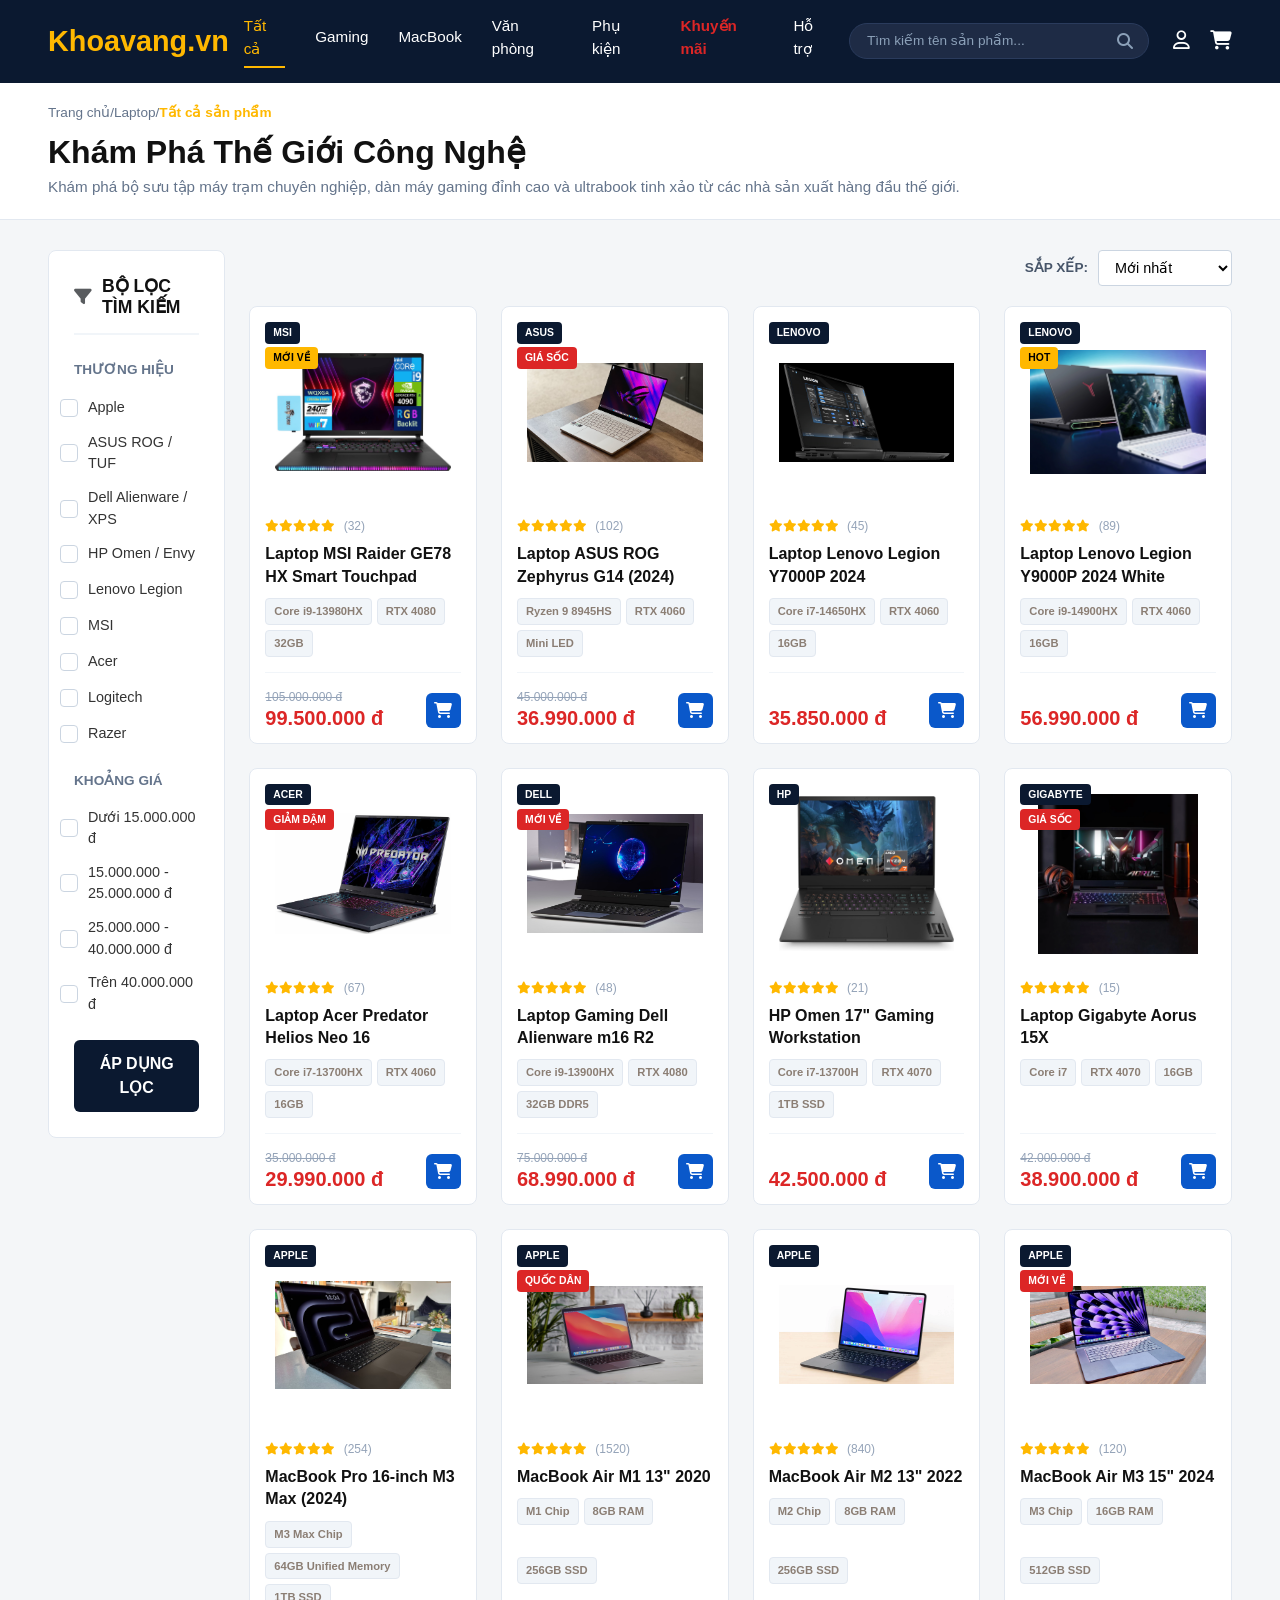
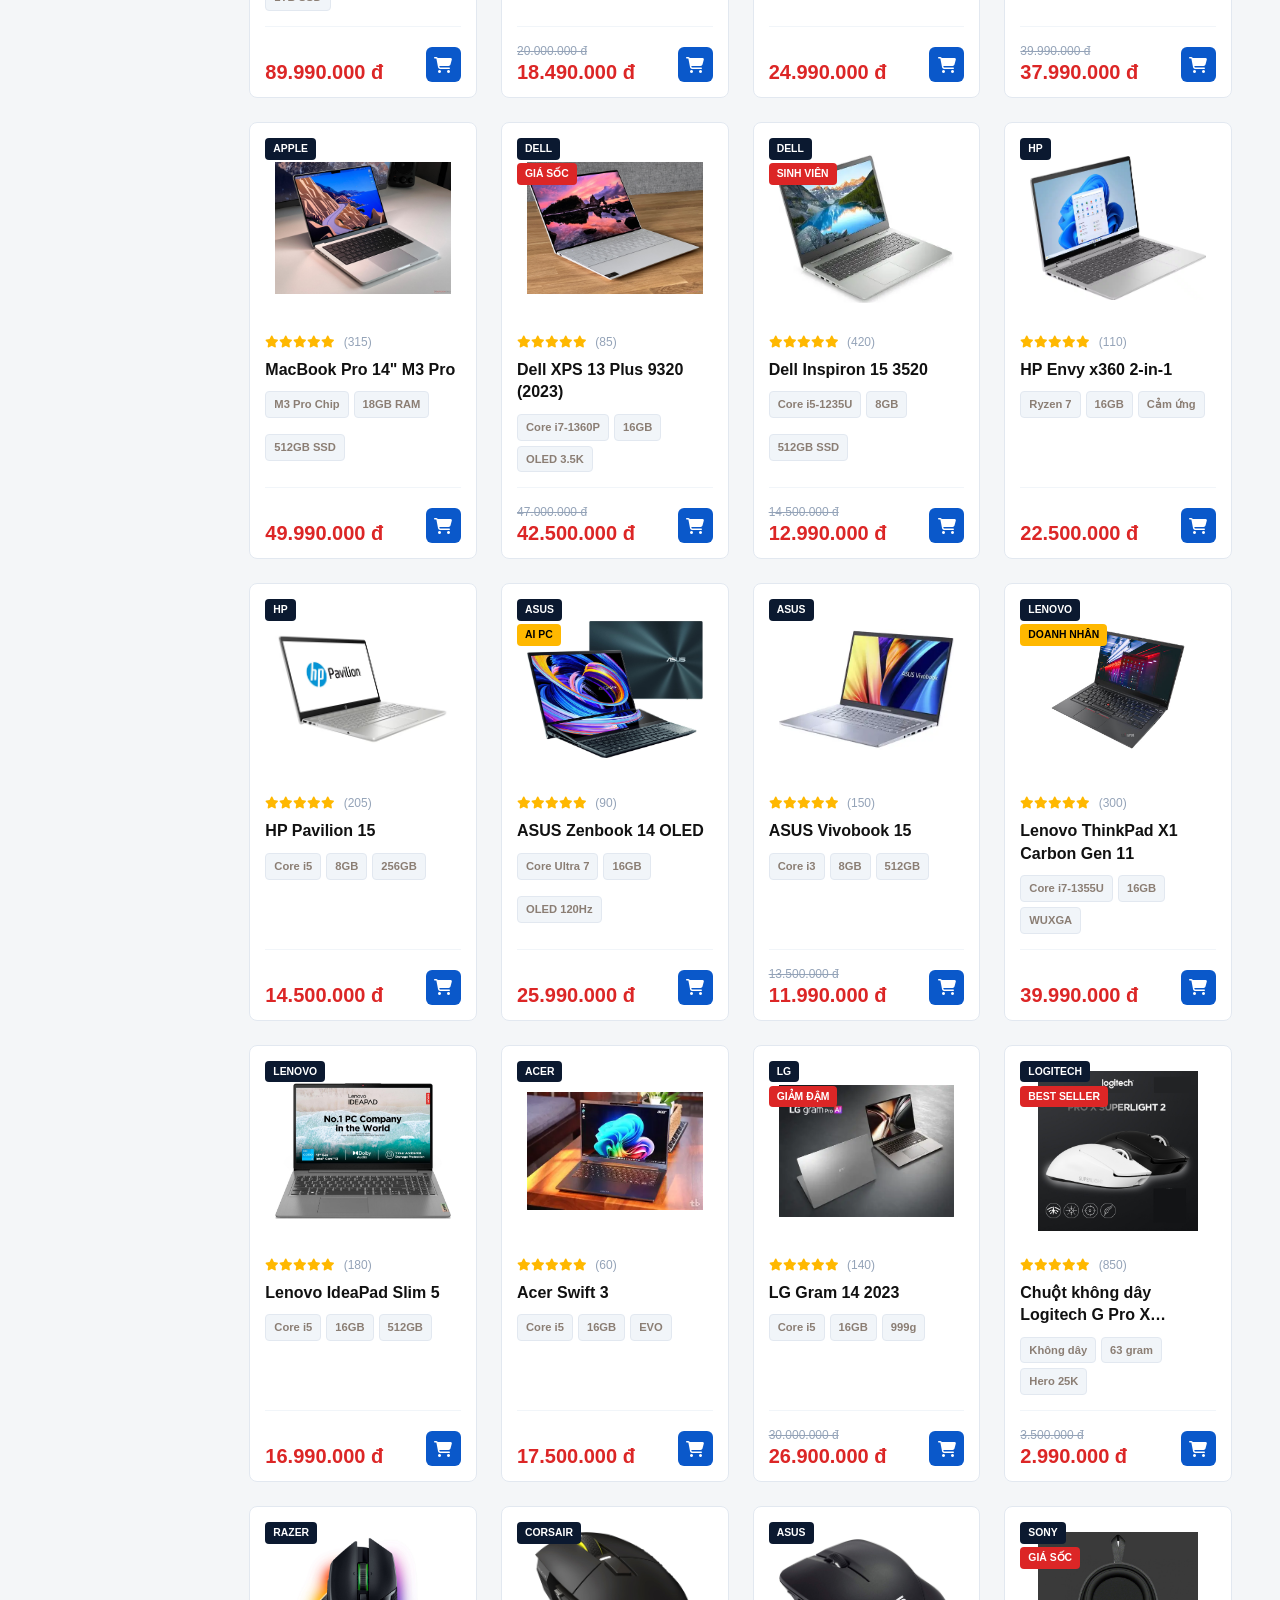
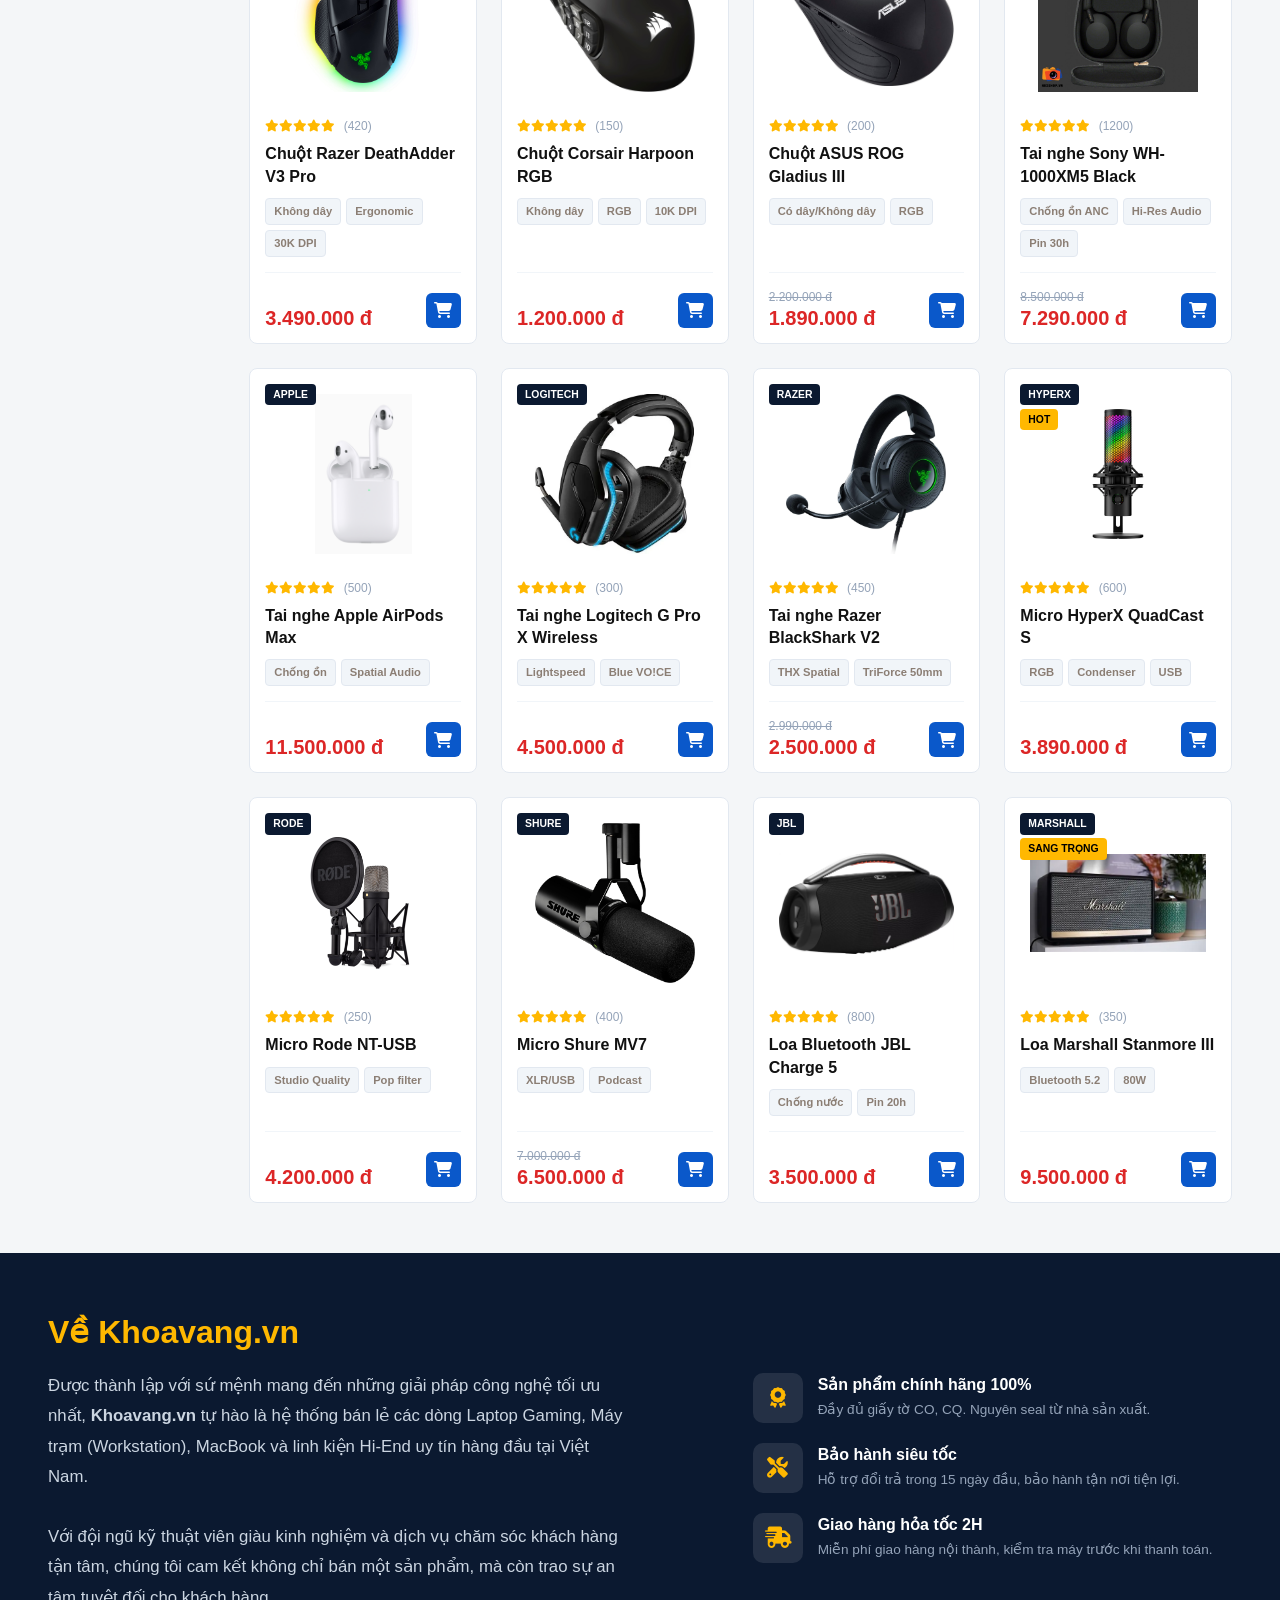
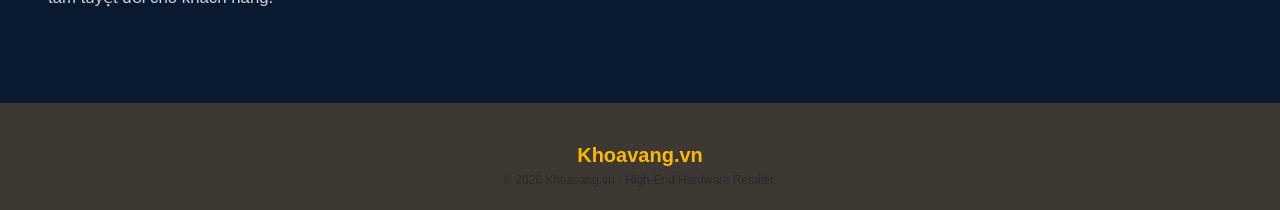
<file: templates/shop.html>
<!DOCTYPE html>
<html lang="vi">
<head>
    <meta charset="UTF-8">
    <meta name="viewport" content="width=device-width, initial-scale=1.0">
    <title>Danh mục sản phẩm - Khoavang.vn</title>
    <link href="https://cdn.jsdelivr.net/npm/bootstrap@5.3.0/dist/css/bootstrap.min.css" rel="stylesheet">
    <link rel="stylesheet" href="https://cdnjs.cloudflare.com/ajax/libs/font-awesome/6.4.0/css/all.min.css">
    
    <link rel="stylesheet" href="/static/css/style.css">

    <style>
        /* Đảm bảo màu chữ hiển thị đúng trên header */
        .header-links a { color: #ffffff !important; text-decoration: none; margin: 0 15px; font-weight: 500; font-size: 0.95rem; cursor: pointer; transition: 0.2s; padding-bottom: 5px; border-bottom: 2px solid transparent;}
        .header-links a:hover, .header-links a.active { color: var(--primary-yellow) !important; border-bottom: 2px solid var(--primary-yellow); }
        .header-links a.link-deal { color: var(--red-price) !important; }

        /* Chỉ áp dụng style trượt cho màn hình Mobile/Tablet (dưới 992px) */
        @media (max-width: 991px) {
            .offcanvas-lg.offcanvas-end {
                width: 60% !important; /* Menu chiếm 60% màn hình */
            }
            
            .header-links a { margin: 10px 0; padding-bottom: 5px; display: block; font-size: 1.1rem; border-bottom: 1px solid rgba(255,255,255,0.05);}
            .header-links a:hover, .header-links a.active { border-bottom: 1px solid var(--primary-yellow); color: var(--primary-yellow) !important; }
        }
    </style>
</head>

<body>

    <header class="custom-header">
        <div class="container-fluid px-4 px-lg-5 d-flex justify-content-between align-items-center">
            
            <a href="index.html" class="logo-text">Khoavang.vn</a>
            
            <div class="offcanvas-lg offcanvas-end" tabindex="-1" id="offcanvasShopMenu" style="background-color: var(--dark-header);">
                
                <div class="offcanvas-header border-bottom border-secondary d-lg-none">
                    <h5 class="offcanvas-title logo-text m-0">Khoavang.vn</h5>
                    <button type="button" class="btn-close btn-close-white" data-bs-dismiss="offcanvas" data-bs-target="#offcanvasShopMenu"></button>
                </div>
                
                <div class="offcanvas-body">
                    <div class="header-links d-flex flex-column flex-lg-row align-items-lg-center" id="nav-links">
                        <a href="#" onclick="setCategory('all')" id="nav-all" class="active">Tất cả</a>
                        <a href="#" onclick="setCategory('gaming')" id="nav-gaming">Gaming</a>
                        <a href="#" onclick="setCategory('macbook')" id="nav-macbook">MacBook</a>
                        <a href="#" onclick="setCategory('office')" id="nav-office">Văn phòng</a>
                        <a href="#" onclick="setCategory('accessory')" id="nav-accessory">Phụ kiện</a>
                        <a href="#" onclick="setCategory('deals')" id="nav-deals" class="link-deal fw-bold">Khuyến mãi</a>
                        <a href="contact.html">Hỗ trợ</a>
                    </div>
                </div>
            </div>

            <div class="d-flex align-items-center gap-3 gap-lg-4">
                <div class="search-bar-header d-none d-md-flex">
                    <input type="text" id="search-input" placeholder="Tìm kiếm tên sản phẩm..." oninput="applyFilters()">
                    <i class="fa-solid fa-magnifying-glass"></i>
                </div>
                
                <div class="header-icons">
                    <a href="#" onclick="requireLogin(event, 'admin.html')">
                        <i class="fa-regular fa-user"></i>
                    </a>
                    <a href="#" onclick="requireLogin(event, 'cart.html')">
                        <i class="fa-solid fa-cart-shopping"></i>
                        <span class="cart-badge" id="header-cart-badge">0</span>
                    </a>
                </div>

                <button class="navbar-toggler border-0 p-0 d-lg-none" type="button" data-bs-toggle="offcanvas" data-bs-target="#offcanvasShopMenu" style="background: none; color: white;">
                    <i class="fa-solid fa-bars fs-3"></i>
                </button>
            </div>
        </div>
    </header>

    <div class="toast-custom" id="cart-toast">
        <i class="fa-solid fa-check-circle me-2"></i> Đã thêm vào giỏ hàng!
    </div>

    <div class="page-header">
        <div class="container-fluid px-4 px-lg-5">
            <div class="breadcrumb">
                <a href="index.html">Trang chủ</a> / <a href="#">Laptop</a> / <span id="bread-category">Tất cả sản phẩm</span>
            </div>
            <h1 class="page-title" id="page-main-title">Khám Phá Thế Giới Công Nghệ</h1>
            <p class="page-desc">Khám phá bộ sưu tập máy trạm chuyên nghiệp, dàn máy gaming đỉnh cao và ultrabook tinh xảo từ các nhà sản xuất hàng đầu thế giới.</p>
        </div>
    </div>

    <div class="container-fluid px-4 px-lg-5">
        <div class="row g-4">
            <div class="col-lg-3 col-xl-2 d-none d-lg-block">
                <div class="filter-sidebar">
                    <h3 class="filter-title"><i class="fa-solid fa-filter text-muted"></i> BỘ LỌC TÌM KIẾM</h3>
                    
                    <div class="filter-group">
                        <div class="filter-group-title">THƯƠNG HIỆU</div>
                        <ul class="filter-list" id="brand-filters">
                            <li><div class="form-check"><input class="form-check-input brand-cb" type="checkbox" id="br-apple" value="Apple"><label class="form-check-label" for="br-apple">Apple</label></div></li>
                            <li><div class="form-check"><input class="form-check-input brand-cb" type="checkbox" id="br-asus" value="ASUS"><label class="form-check-label" for="br-asus">ASUS ROG / TUF</label></div></li>
                            <li><div class="form-check"><input class="form-check-input brand-cb" type="checkbox" id="br-dell" value="Dell"><label class="form-check-label" for="br-dell">Dell Alienware / XPS</label></div></li>
                            <li><div class="form-check"><input class="form-check-input brand-cb" type="checkbox" id="br-hp" value="HP"><label class="form-check-label" for="br-hp">HP Omen / Envy</label></div></li>
                            <li><div class="form-check"><input class="form-check-input brand-cb" type="checkbox" id="br-lenovo" value="Lenovo"><label class="form-check-label" for="br-lenovo">Lenovo Legion</label></div></li>
                            <li><div class="form-check"><input class="form-check-input brand-cb" type="checkbox" id="br-msi" value="MSI"><label class="form-check-label" for="br-msi">MSI</label></div></li>
                            <li><div class="form-check"><input class="form-check-input brand-cb" type="checkbox" id="br-acer" value="Acer"><label class="form-check-label" for="br-acer">Acer</label></div></li>
                            <li><div class="form-check"><input class="form-check-input brand-cb" type="checkbox" id="br-logi" value="Logitech"><label class="form-check-label" for="br-logi">Logitech</label></div></li>
                            <li><div class="form-check"><input class="form-check-input brand-cb" type="checkbox" id="br-razer" value="Razer"><label class="form-check-label" for="br-razer">Razer</label></div></li>
                        </ul>
                    </div>
                    
                    <div class="filter-group">
                        <div class="filter-group-title">KHOẢNG GIÁ</div>
                        <ul class="filter-list" id="price-filters">
                            <li><div class="form-check"><input class="form-check-input price-cb" type="checkbox" id="pr-1" value="<15"><label class="form-check-label" for="pr-1">Dưới 15.000.000 đ</label></div></li>
                            <li><div class="form-check"><input class="form-check-input price-cb" type="checkbox" id="pr-2" value="15-25"><label class="form-check-label" for="pr-2">15.000.000 - 25.000.000 đ</label></div></li>
                            <li><div class="form-check"><input class="form-check-input price-cb" type="checkbox" id="pr-3" value="25-40"><label class="form-check-label" for="pr-3">25.000.000 - 40.000.000 đ</label></div></li>
                            <li><div class="form-check"><input class="form-check-input price-cb" type="checkbox" id="pr-4" value=">40"><label class="form-check-label" for="pr-4">Trên 40.000.000 đ</label></div></li>
                        </ul>
                    </div>
                    <button class="btn-apply-filter" onclick="applyFilters()">ÁP DỤNG LỌC</button>
                </div>
            </div>

            <div class="col-lg-9 col-xl-10">
                <div class="sort-bar">
                    <span class="sort-label">SẮP XẾP:</span>
                    <select class="sort-select" id="sort-select" onchange="applyFilters()">
                        <option value="newest">Mới nhất</option>
                        <option value="price-asc">Giá tăng dần</option>
                        <option value="price-desc">Giá giảm dần</option>
                        <option value="bestseller">Bán chạy</option>
                    </select>
                </div>

                <div class="row row-cols-1 row-cols-sm-2 row-cols-md-3 row-cols-xl-4 g-4" id="product-grid">
                    </div>

                <div id="no-result">
                    <i class="fa-solid fa-box-open fs-1 mb-3 text-muted"></i>
                    <h4>Không tìm thấy sản phẩm phù hợp</h4>
                    <p>Vui lòng thử điều chỉnh lại bộ lọc, giá hoặc từ khóa tìm kiếm.</p>
                </div>
            </div>
        </div>
    </div>

    <div class="about-section">
        <div class="container-fluid px-4 px-lg-5">
            <div class="row align-items-center">
                <div class="col-lg-6 mb-4 mb-lg-0">
                    <h2 class="about-title">Về Khoavang.vn</h2>
                    <p class="about-text">Được thành lập với sứ mệnh mang đến những giải pháp công nghệ tối ưu nhất, <strong>Khoavang.vn</strong> tự hào là hệ thống bán lẻ các dòng Laptop Gaming, Máy trạm (Workstation), MacBook và linh kiện Hi-End uy tín hàng đầu tại Việt Nam.</p>
                    <p class="about-text">Với đội ngũ kỹ thuật viên giàu kinh nghiệm và dịch vụ chăm sóc khách hàng tận tâm, chúng tôi cam kết không chỉ bán một sản phẩm, mà còn trao sự an tâm tuyệt đối cho khách hàng.</p>
                </div>
                <div class="col-lg-5 offset-lg-1">
                    <div class="feat-item">
                        <div class="feat-icon"><i class="fa-solid fa-award"></i></div>
                        <div class="feat-text">
                            <h5>Sản phẩm chính hãng 100%</h5>
                            <p>Đầy đủ giấy tờ CO, CQ. Nguyên seal từ nhà sản xuất.</p>
                        </div>
                    </div>
                    <div class="feat-item">
                        <div class="feat-icon"><i class="fa-solid fa-screwdriver-wrench"></i></div>
                        <div class="feat-text">
                            <h5>Bảo hành siêu tốc</h5>
                            <p>Hỗ trợ đổi trả trong 15 ngày đầu, bảo hành tận nơi tiện lợi.</p>
                        </div>
                    </div>
                    <div class="feat-item">
                        <div class="feat-icon"><i class="fa-solid fa-truck-fast"></i></div>
                        <div class="feat-text">
                            <h5>Giao hàng hỏa tốc 2H</h5>
                            <p>Miễn phí giao hàng nội thành, kiểm tra máy trước khi thanh toán.</p>
                        </div>
                    </div>
                </div>
            </div>
        </div>
    </div>

    <footer class="footer-dark text-center">
        <div class="container">
            <h5 style="color: var(--primary-yellow); font-weight: 800; margin-bottom: 5px;">Khoavang.vn</h5>
            <p class="small text-muted mb-0">© 2026 Khoavang.vn - High-End Hardware Retailer.</p>
        </div>
    </footer>

    <script src="https://cdn.jsdelivr.net/npm/bootstrap@5.3.0/dist/js/bootstrap.bundle.min.js"></script>
    <script src="/static/js/main.js"></script>
</body>
</html>
</file>
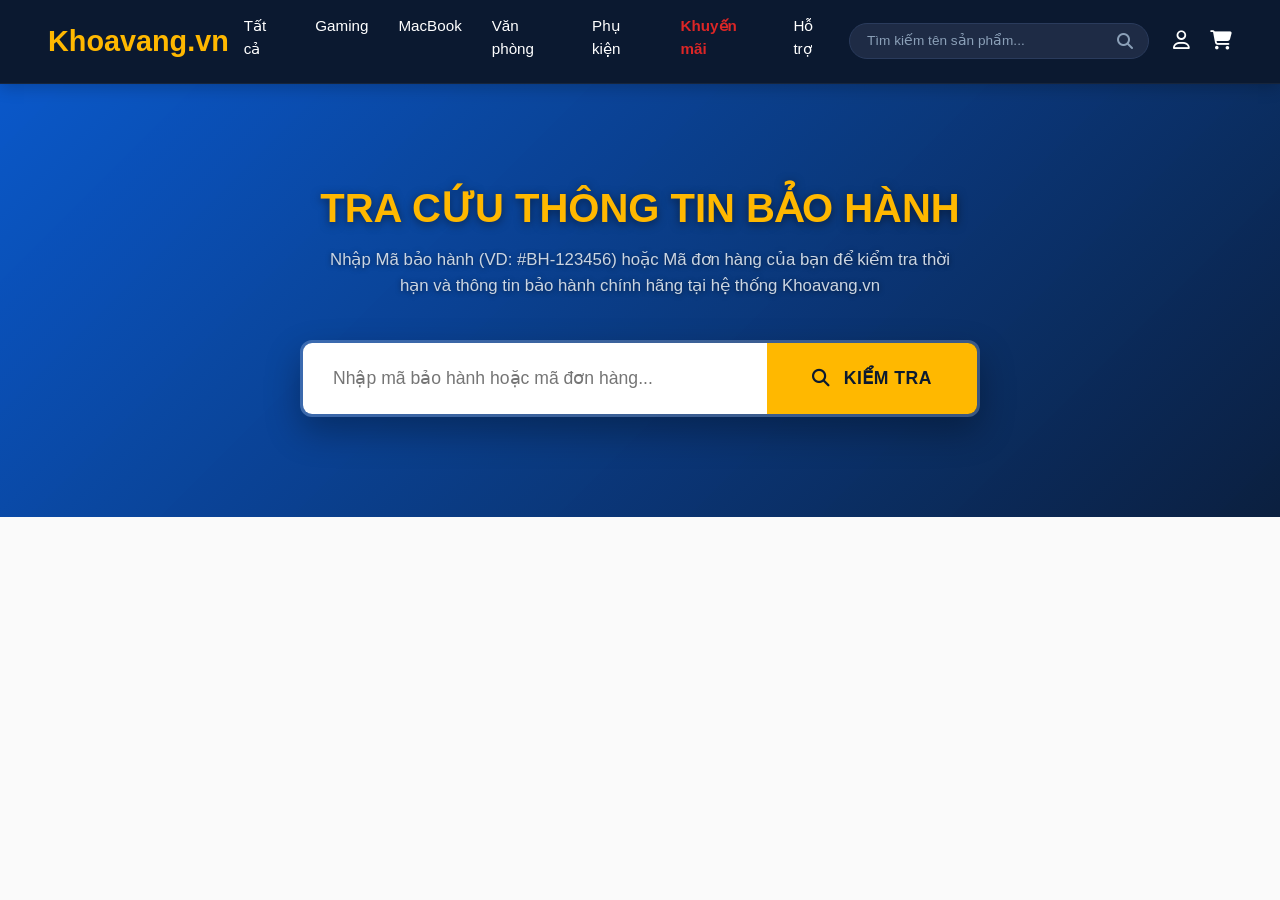
<file: templates/warranty.html>
<!DOCTYPE html>
<html lang="vi">
<head>
    <meta charset="UTF-8">
    <meta name="viewport" content="width=device-width, initial-scale=1.0">
    <title>Tra cứu bảo hành - Khoavang.vn</title>
    <link href="https://cdn.jsdelivr.net/npm/bootstrap@5.3.0/dist/css/bootstrap.min.css" rel="stylesheet">
    <link rel="stylesheet" href="https://cdnjs.cloudflare.com/ajax/libs/font-awesome/6.4.0/css/all.min.css">
    <style>
        :root {
            --bg-body: #FAFAFA;
            --dark-navy: #0F172A;
            --dark-header: #0B1930;
            --primary-yellow: #FFB800;
            --primary-blue: #0A58CA;
            --hover-blue: #1E2B45;
            --red-price: #DC2626;
            --border-color: #E2E8F0;
        }

        body {
            background-color: var(--bg-body);
            font-family: 'Segoe UI', Tahoma, sans-serif;
            color: #333;
            display: flex;
            flex-direction: column;
            min-height: 100vh;
        }

        /* --- HEADER --- */
        .custom-header { background-color: var(--dark-header); padding: 15px 0; position: sticky; top: 0; z-index: 1000; border-bottom: 1px solid rgba(255, 255, 255, 0.05); box-shadow: 0 4px 15px rgba(0,0,0,0.2); }
        .logo-text { color: var(--primary-yellow) !important; font-size: 1.8rem; font-weight: 900; text-decoration: none; }
        .header-links a { color: #ffffff !important; text-decoration: none; margin: 0 15px; font-weight: 500; font-size: 0.95rem; cursor: pointer; transition: 0.2s; padding-bottom: 5px; border-bottom: 2px solid transparent;}
        .header-links a:hover, .header-links a.active { color: var(--primary-yellow) !important; border-bottom: 2px solid var(--primary-yellow); }
        .header-links a.link-deal { color: var(--red-price) !important; }
        
        .search-bar-header { background: #1E2B45; border: 1px solid #2A3B5C; border-radius: 20px; padding: 6px 15px; display: flex; align-items: center; width: 300px; }
        .search-bar-header input { background: transparent; border: none; color: white; width: 100%; outline: none; font-size: 0.85rem; }
        .search-bar-header input::placeholder { color: #8BA0B8; }
        .search-bar-header i { color: #8BA0B8; }
        
        .header-icons { display: flex; align-items: center; gap: 20px; }
        .header-icons a { color: #ffffff; font-size: 1.2rem; text-decoration: none; position: relative; transition: 0.2s; }
        .header-icons a:hover { color: var(--primary-yellow); }
        .cart-badge { position: absolute; top: -5px; right: -8px; background: var(--red-price); color: white; font-size: 0.65rem; font-weight: bold; width: 18px; height: 18px; border-radius: 50%; display: none; align-items: center; justify-content: center; }

        /* --- CSS CHO MENU DASHBOARD MOBILE YÊU CẦU --- */
        .sidebar-nav { list-style: none; padding: 0; margin: 0; flex-grow: 1; }
        .sidebar-nav .nav-item { margin-bottom: 8px; }
        .sidebar-nav .nav-link { color: #cbd5e1 !important; font-size: 1.05rem; font-weight: 500; padding: 12px 20px; border-radius: 8px; display: flex; align-items: center; gap: 15px; transition: 0.3s; text-decoration: none;}
        .sidebar-nav .nav-link i { font-size: 1.2rem; width: 25px; text-align: center; }
        .sidebar-nav .nav-link:hover { background-color: var(--hover-blue); color: #fff !important; }
        .sidebar-nav .nav-link.active { background-color: var(--primary-blue); color: #fff !important; box-shadow: 0 4px 10px rgba(10, 88, 202, 0.3); }

        /* --- KHU VỰC TÌM KIẾM --- */
        .search-section {
            background-color: var(--primary-blue);
            padding: 100px 20px;
            text-align: center;
            color: white;
            background-image: linear-gradient(135deg, rgba(10, 88, 202, 0.85), rgba(11, 25, 48, 0.9)), url('https://images.unsplash.com/photo-1581092921461-eab62e97a780?q=80&w=2000&auto=format&fit=crop');
            background-size: cover;
            background-position: center;
        }
        .search-title { font-weight: 900; font-size: 2.5rem; margin-bottom: 15px; color: var(--primary-yellow); text-shadow: 0 2px 10px rgba(0,0,0,0.5); }
        .search-desc { font-size: 1.05rem; color: #cbd5e1; margin-bottom: 40px; max-width: 650px; margin-left: auto; margin-right: auto; line-height: 1.6; text-shadow: 0 1px 5px rgba(0,0,0,0.5); }
        
        .search-box { max-width: 680px; margin: 0 auto; position: relative; display: flex; box-shadow: 0 15px 35px rgba(0,0,0,0.3); border-radius: 12px; overflow: hidden; border: 3px solid rgba(255,255,255,0.2); transition: 0.3s; }
        .search-box:focus-within { border-color: var(--primary-yellow); box-shadow: 0 15px 40px rgba(255, 184, 0, 0.3); }
        .search-input { flex-grow: 1; padding: 22px 30px; font-size: 1.1rem; border: none; outline: none; font-weight: 500; }
        .search-btn { background-color: var(--primary-yellow); color: var(--dark-header); border: none; padding: 0 45px; font-weight: 900; font-size: 1.1rem; text-transform: uppercase; transition: 0.3s; letter-spacing: 0.5px;}
        .search-btn:hover { background-color: #e6a600; }

        /* --- KHU VỰC KẾT QUẢ --- */
        .result-wrapper { padding: 60px 20px 80px 20px; flex-grow: 1; }
        
        .error-box { max-width: 650px; margin: 0 auto; background: #FEF2F2; border: 1px solid #FCA5A5; color: #991B1B; padding: 15px 20px; border-radius: 10px; text-align: center; font-weight: 600; display: none; box-shadow: 0 5px 15px rgba(220,38,38,0.1); }

        .result-card { max-width: 750px; margin: 0 auto; background: #fff; border-radius: 15px; box-shadow: 0 15px 40px rgba(0,0,0,0.06); border: 1px solid var(--border-color); overflow: hidden; display: none; transition: 0.4s ease-in-out; }
        .card-header-result { background: #f8fafc; padding: 22px 35px; border-bottom: 1px solid var(--border-color); display: flex; justify-content: space-between; align-items: center; }
        .card-header-result h4 { margin: 0; font-weight: 900; color: var(--dark-navy); font-size: 1.25rem; }
        
        .status-badge { padding: 8px 18px; border-radius: 30px; font-weight: 800; font-size: 0.85rem; text-transform: uppercase; letter-spacing: 0.5px;}
        .status-active { background: #DCFCE7; color: #16A34A; }
        .status-expired { background: #FEE2E2; color: #DC2626; }

        .card-body-result { padding: 35px; }
<<<<<<< HEAD
        .product-name-display { font-size: 1.15rem; font-weight: 700; color: var(--dark-navy); margin-bottom: 30px; line-height: 1.6; }
        
        /* Chỉnh CSS badge code cho trang bảo hành */
        .code-badge { font-family: monospace; font-size: 0.9rem; padding: 4px 10px; border-radius: 6px; font-weight: 700; display: inline-block;}
        .machine-code { background: #eff6ff; color: #1d4ed8; border: 1px solid #bfdbfe; }
        .warranty-code { background: #f0fdf4; color: #15803d; border: 1px solid #bbf7d0; }

=======
        .product-name-display { font-size: 1.35rem; font-weight: 800; color: var(--dark-navy); margin-bottom: 30px; line-height: 1.6; }
        
>>>>>>> b9841016a0060ff63af57c2629e7501e95977c16
        .info-grid { display: grid; grid-template-columns: 1fr 1fr; gap: 25px; }
        .info-item { background: #F8FAFC; padding: 20px; border-radius: 12px; border: 1px dashed #cbd5e1; transition: 0.3s;}
        .info-item:hover { border-color: var(--primary-blue); background: #f0f7ff; }
        .info-label { font-size: 0.85rem; color: #64748B; font-weight: 700; text-transform: uppercase; margin-bottom: 8px; letter-spacing: 0.5px;}
        .info-value { font-size: 1.15rem; font-weight: 800; color: #0F172A; }

        /* HƯỚNG DẪN TÌM SỐ SERIAL */
        .guide-section { max-width: 850px; margin: 60px auto 0 auto; background: #fff; border-radius: 15px; border: 1px solid #E2E8F0; padding: 40px; box-shadow: 0 10px 30px rgba(0,0,0,0.03); }
        .guide-title { font-weight: 900; font-size: 1.3rem; margin-bottom: 30px; color: var(--dark-navy); text-align: center;}
        .guide-img-box { display: flex; justify-content: space-around; flex-wrap: wrap; gap: 30px; }
        .guide-item { text-align: center; max-width: 200px; }
        .guide-item i { font-size: 3.5rem; color: #94A3B8; margin-bottom: 20px; transition: 0.3s; }
        .guide-item:hover i { color: var(--primary-blue); transform: translateY(-5px); }
        .guide-item p { font-size: 0.95rem; color: #475569; font-weight: 600; line-height: 1.5;}

        /* --- ABOUT US --- */
        .about-section { padding: 60px 0; background: var(--dark-header); color: #fff; margin-bottom: 0; }
        .about-title { color: var(--primary-yellow); font-weight: 900; margin-bottom: 20px; font-size: 2rem; }
        .about-text { color: #cbd5e1; line-height: 1.8; font-size: 1.05rem; margin-bottom: 30px; }
        .feat-item { display: flex; align-items: center; gap: 15px; margin-bottom: 20px; }
        .feat-icon { width: 50px; height: 50px; background: rgba(255,255,255,0.1); border-radius: 10px; display: flex; align-items: center; justify-content: center; font-size: 1.3rem; color: var(--primary-yellow); }
        .feat-text h5 { font-weight: 700; margin: 0 0 5px 0; font-size: 1rem; }
        .feat-text p { color: #94A3B8; margin: 0; font-size: 0.85rem; }

        /* --- FOOTER --- */
        .footer-dark { background-color: #3E3832; color: #e5e7eb; padding: 30px 0 15px 0; font-size: 0.85rem; margin-top: auto;}

        /* =========================================
           RESPONSIVE CHO MÀN HÌNH ĐIỆN THOẠI (< 992px)
           ========================================= */
        @media (max-width: 991px) {
<<<<<<< HEAD
            .search-title { font-size: 1.8rem; }
            .search-desc { font-size: 0.95rem; }
            .search-box { flex-direction: column; border: none !important; background: transparent; box-shadow: none !important; gap: 15px; }
            .search-input { border-radius: 12px !important; padding: 16px 20px; font-size: 1.05rem; text-align: center; border: 2px solid rgba(255,255,255,0.3) !important; width: 100%; }
            .search-input:focus { border-color: var(--primary-yellow) !important; box-shadow: 0 5px 15px rgba(255, 184, 0, 0.2); }
            .search-btn { border-radius: 12px !important; padding: 15px; width: 100%; font-size: 1.1rem; }
            .info-grid { grid-template-columns: 1fr; gap: 15px; } 
            .card-header-result { flex-direction: column; gap: 15px; text-align: center; padding: 20px; }
            .card-body-result { padding: 20px; }
            .product-name-display { font-size: 1.05rem; text-align: left; }
            .mt-4.pt-4.border-top { flex-direction: column; gap: 15px; text-align: center; }
=======
            /* Fix Ô tìm kiếm bảo hành bị lỗi đè chữ */
            .search-title { font-size: 1.8rem; }
            .search-desc { font-size: 0.95rem; }
            
            .search-box {
                flex-direction: column; /* Chuyển ô nhập và nút bấm thành hàng dọc */
                border: none !important; /* Xóa viền tổng */
                background: transparent;
                box-shadow: none !important;
                gap: 15px; /* Tạo khoảng cách giữa nút và ô nhập */
            }
            .search-input {
                border-radius: 12px !important;
                padding: 16px 20px;
                font-size: 1.05rem;
                text-align: center; /* Căn giữa chữ cho dễ nhìn trên di động */
                border: 2px solid rgba(255,255,255,0.3) !important;
                width: 100%;
            }
            .search-input:focus {
                border-color: var(--primary-yellow) !important;
                box-shadow: 0 5px 15px rgba(255, 184, 0, 0.2);
            }
            .search-btn {
                border-radius: 12px !important;
                padding: 15px;
                width: 100%;
                font-size: 1.1rem;
            }

            /* Fix Lưới kết quả bị ép khung */
            .info-grid { grid-template-columns: 1fr; gap: 15px; } /* Cột đôi chuyển thành cột đơn */
            .card-header-result { flex-direction: column; gap: 15px; text-align: center; padding: 20px; }
            .card-body-result { padding: 20px; }
            .product-name-display { font-size: 1.15rem; text-align: center; }
            .mt-4.pt-4.border-top { flex-direction: column; gap: 15px; text-align: center; }

            /* Fix Hướng dẫn và About us */
>>>>>>> b9841016a0060ff63af57c2629e7501e95977c16
            .guide-img-box { flex-direction: column; align-items: center; gap: 30px; }
        }
    </style>
</head>
<body>

    <header class="custom-header">
        <div class="container-fluid px-4 px-lg-5 d-flex justify-content-between align-items-center">
            
            <a href="index.html" class="logo-text">Khoavang.vn</a>
            
            <div class="header-links d-none d-lg-flex">
                <a href="shop.html">Tất cả</a>
                <a href="shop.html">Gaming</a>
                <a href="shop.html">MacBook</a>
                <a href="shop.html">Văn phòng</a>
                <a href="shop.html">Phụ kiện</a>
                <a href="shop.html" class="link-deal fw-bold">Khuyến mãi</a>
                <a href="contact.html">Hỗ trợ</a> 
            </div>

            <div class="d-flex align-items-center gap-3 gap-lg-4">
                <div class="search-bar-header d-none d-md-flex">
                    <input type="text" placeholder="Tìm kiếm tên sản phẩm...">
                    <i class="fa-solid fa-magnifying-glass"></i>
                </div>
                
                <div class="header-icons">
                    <a href="admin.html"><i class="fa-regular fa-user"></i></a>
                    <a href="cart.html" class="position-relative">
                        <i class="fa-solid fa-cart-shopping"></i>
                        <span class="cart-badge" id="header-cart-badge">0</span>
                    </a>
                </div>

                <button class="navbar-toggler border-0 p-0 d-lg-none" type="button" data-bs-toggle="offcanvas" data-bs-target="#mobileDashboardMenu" style="background: none; color: white;">
                    <i class="fa-solid fa-bars fs-3"></i>
                </button>
            </div>
        </div>
    </header>

    <div class="offcanvas offcanvas-start d-lg-none" tabindex="-1" id="mobileDashboardMenu" style="background-color: var(--dark-header); width: 280px;">
        
        <div class="offcanvas-header border-bottom border-secondary mb-3 pb-3">
            <h5 class="offcanvas-title mb-0" style="color: var(--primary-yellow); font-weight: 900; display: flex; align-items: center;">
                <i class="fa-solid fa-laptop-code p-2 me-2" style="font-size: 1.1rem; background: var(--primary-yellow); color: var(--dark-header); border-radius: 8px;"></i> Khoavang.vn
            </h5>
            <button type="button" class="btn-close btn-close-white" data-bs-dismiss="offcanvas"></button>
        </div>
        
        <div class="offcanvas-body d-flex flex-column p-3">
            <ul class="sidebar-nav">
                <li class="nav-item"><a href="admin.html" class="nav-link"><i class="fa-solid fa-user-pen"></i> Khách hàng</a></li>
                <li class="nav-item"><a href="shop.html" class="nav-link"><i class="fa-solid fa-desktop"></i> Sản phẩm</a></li>
                <li class="nav-item"><a href="cart.html" class="nav-link"><i class="fa-solid fa-cart-shopping"></i> Đơn hàng</a></li>
                <li class="nav-item"><a href="order.html" class="nav-link"><i class="fa-solid fa-clock-rotate-left"></i> Lịch sử đơn hàng</a></li>
                <li class="nav-item"><a href="warranty.html" class="nav-link active"><i class="fa-solid fa-shield-halved"></i> Tra cứu bảo hành</a></li>
                <li class="nav-item"><a href="contact.html" class="nav-link"><i class="fa-solid fa-headset"></i> Hỗ trợ</a></li>
            </ul>

            <ul class="sidebar-nav mt-auto" style="flex-grow: 0; margin-bottom: 20px;">
                <li class="nav-item">
                    <a href="#" class="nav-link text-danger" onclick="confirmLogout(event)">
                        <i class="fa-solid fa-right-from-bracket"></i> Đăng xuất
                    </a>
                </li>
            </ul>
        </div>
    </div>

    <div class="search-section">
        <div class="container">
            <h1 class="search-title">TRA CỨU THÔNG TIN BẢO HÀNH</h1>
            <p class="search-desc">Nhập Mã bảo hành (VD: #BH-123456) hoặc Mã đơn hàng của bạn để kiểm tra thời hạn và thông tin bảo hành chính hãng tại hệ thống Khoavang.vn</p>
            
            <div class="search-box">
                <input type="text" id="serial-input" class="search-input" placeholder="Nhập mã bảo hành hoặc mã đơn hàng...">
                <button class="search-btn" onclick="checkWarranty()"><i class="fa-solid fa-magnifying-glass me-2"></i> Kiểm tra</button>
            </div>
        </div>
    </div>

    <div class="result-wrapper container">
        
        <div id="error-msg" class="error-box">
            <i class="fa-solid fa-circle-exclamation me-2"></i> Không tìm thấy thông tin! Vui lòng kiểm tra lại mã Bảo hành hoặc liên hệ Hotline 1800 6820.
        </div>

        <div id="success-card" class="result-card">
            <div class="card-header-result">
                <h4>Kết quả tra cứu</h4>
                <span id="res-status-badge" class="status-badge status-active">CÒN BẢO HÀNH</span>
            </div>
            <div class="card-body-result">
<<<<<<< HEAD
                <!-- Khu vực hiển thị động danh sách máy -->
                <div id="res-product-name" class="product-name-display"></div>
                
                <div class="info-grid">
                    <div class="info-item">
                        <div class="info-label">Mã Tìm Kiếm</div>
=======
                <h2 id="res-product-name" class="product-name-display"></h2>
                
                <div class="info-grid">
                    <div class="info-item">
                        <div class="info-label">Mã Bảo Hành / Serial</div>
>>>>>>> b9841016a0060ff63af57c2629e7501e95977c16
                        <div id="res-serial" class="info-value text-primary"></div>
                    </div>
                    <div class="info-item">
                        <div class="info-label">Gói bảo hành</div>
                        <div id="res-package" class="info-value">Bảo hành chính hãng 12 Tháng</div>
                    </div>
                    <div class="info-item">
                        <div class="info-label">Ngày mua hàng</div>
                        <div id="res-buy-date" class="info-value"></div>
                    </div>
                    <div class="info-item">
                        <div class="info-label">Ngày hết hạn</div>
                        <div id="res-exp-date" class="info-value text-danger"></div>
                    </div>
                </div>

                <div class="mt-4 pt-4 border-top d-flex justify-content-between align-items-center">
                    <p class="small text-muted mb-0"><i class="fa-solid fa-shield-check me-2 text-success"></i> Sản phẩm được bảo hành chính hãng toàn quốc.</p>
                    <a href="contact.html" class="btn btn-outline-secondary btn-sm fw-bold px-4 py-2">Yêu cầu hỗ trợ ngay</a>
                </div>
            </div>
        </div>

        <div class="guide-section">
            <h3 class="guide-title">Làm sao để tìm Mã bảo hành (S/N)?</h3>
            <div class="guide-img-box">
                <div class="guide-item">
                    <i class="fa-solid fa-laptop"></i>
                    <p>Được cung cấp khi Đặt hàng thành công</p>
                </div>
                <div class="guide-item">
                    <i class="fa-solid fa-clock-rotate-left"></i>
                    <p>Tra cứu lại trong phần Lịch sử Đơn hàng</p>
                </div>
                <div class="guide-item">
                    <i class="fa-solid fa-receipt"></i>
                    <p>In trực tiếp trên Hóa đơn mua hàng / VAT</p>
                </div>
            </div>
        </div>

    </div>

    <div class="about-section">
        <div class="container">
            <div class="row align-items-center">
                <div class="col-lg-6 mb-4 mb-lg-0">
                    <h2 class="about-title">Về Khoavang.vn</h2>
                    <p class="about-text">Được thành lập với sứ mệnh mang đến những giải pháp công nghệ tối ưu nhất, <strong>Khoavang.vn</strong> tự hào là hệ thống bán lẻ các dòng Laptop Gaming, Máy trạm (Workstation), MacBook và linh kiện Hi-End uy tín hàng đầu tại Việt Nam.</p>
                    <p class="about-text">Với đội ngũ kỹ thuật viên giàu kinh nghiệm và dịch vụ chăm sóc khách hàng tận tâm, chúng tôi cam kết không chỉ bán một sản phẩm, mà còn trao sự an tâm tuyệt đối cho khách hàng.</p>
                </div>
                <div class="col-lg-5 offset-lg-1">
                    <div class="feat-item">
                        <div class="feat-icon"><i class="fa-solid fa-award"></i></div>
                        <div class="feat-text">
                            <h5>Sản phẩm chính hãng 100%</h5>
                            <p>Đầy đủ giấy tờ CO, CQ. Nguyên seal từ nhà sản xuất.</p>
                        </div>
                    </div>
                    <div class="feat-item">
                        <div class="feat-icon"><i class="fa-solid fa-screwdriver-wrench"></i></div>
                        <div class="feat-text">
                            <h5>Bảo hành siêu tốc</h5>
                            <p>Hỗ trợ đổi trả trong 15 ngày đầu, bảo hành tận nơi tiện lợi.</p>
                        </div>
                    </div>
                    <div class="feat-item mb-0">
                        <div class="feat-icon"><i class="fa-solid fa-truck-fast"></i></div>
                        <div class="feat-text">
                            <h5>Giao hàng hỏa tốc 2H</h5>
                            <p>Miễn phí giao hàng nội thành, kiểm tra máy trước khi thanh toán.</p>
                        </div>
                    </div>
                </div>
            </div>
        </div>
    </div>

    <footer class="footer-dark text-center">
        <div class="container">
            <h5 style="color: var(--primary-yellow); font-weight: 800; margin-bottom: 5px;">Khoavang.vn</h5>
            <p class="small text-muted mb-0">© 2026 Khoavang.vn - High-End Hardware Retailer.</p>
        </div>
    </footer>

    <div class="modal fade" id="logoutModal" tabindex="-1" aria-hidden="true">
        <div class="modal-dialog modal-dialog-centered">
            <div class="modal-content" style="border-radius: 15px; border: none;">
                <div class="modal-body text-center py-5">
                    <div style="width: 80px; height: 80px; background: #fee2e2; color: #DC2626; border-radius: 50%; display: flex; align-items: center; justify-content: center; font-size: 2.5rem; margin: 0 auto 20px auto;">
                        <i class="fa-solid fa-right-from-bracket"></i>
                    </div>
                    <h3 class="fw-bold mb-2">Đăng xuất tài khoản?</h3>
                    <p class="text-muted mb-4 fs-5">Bạn có chắc chắn muốn thoát khỏi hệ thống không?</p>
                    <div class="d-flex justify-content-center gap-3">
                        <button type="button" class="btn btn-light border px-5 py-2 fw-bold fs-6" data-bs-dismiss="modal">Hủy</button>
                        <a href="login.html" class="btn btn-danger px-5 py-2 fw-bold fs-6" onclick="logoutUser()">Đăng xuất</a>
                    </div>
                </div>
            </div>
        </div>
    </div>

    <script src="https://cdn.jsdelivr.net/npm/bootstrap@5.3.0/dist/js/bootstrap.bundle.min.js"></script>
    
    <script>
<<<<<<< HEAD
=======
        // HÀM ĐĂNG XUẤT
>>>>>>> b9841016a0060ff63af57c2629e7501e95977c16
        function confirmLogout(event) {
            event.preventDefault(); 
            var myModal = new bootstrap.Modal(document.getElementById('logoutModal'));
            myModal.show();
        }

        function logoutUser() {
            // localStorage.removeItem('khoavang_user'); 
        }

        function updateCartBadge() {
            let savedData = localStorage.getItem('khoavang_cartData');
            let totalQty = 0;
            if (savedData) {
                let cartData = JSON.parse(savedData);
                if(cartData.items) cartData.items.forEach(item => totalQty += item.qty);
            }
            const badge = document.getElementById('header-cart-badge');
            if (totalQty > 0) {
                badge.style.display = 'flex';
                badge.innerText = totalQty;
            } else {
                badge.style.display = 'none';
            }
        }

        window.onload = function() {
            updateCartBadge();
        };

        function addOneYear(dateString) {
            let parts = dateString.split('/');
            if (parts.length === 3) {
                let day = parts[0];
                let month = parts[1];
                let year = parseInt(parts[2], 10);
                return `${day}/${month}/${year + 1}`;
            }
            return dateString;
        }

        function checkWarranty() {
            let inputCode = document.getElementById('serial-input').value.trim().replace('#', '').toUpperCase();
            let errorBox = document.getElementById('error-msg');
            let successCard = document.getElementById('success-card');

            errorBox.style.display = 'none';
            successCard.style.display = 'none';

            if (inputCode === "") {
                errorBox.innerHTML = '<i class="fa-solid fa-circle-exclamation me-2"></i> Vui lòng nhập mã Bảo hành hoặc Mã đơn hàng!';
                errorBox.style.display = 'block';
                return;
            }

            let historyData = localStorage.getItem('khoavang_orderHistory');
<<<<<<< HEAD
            
            let matchedItems = [];
            let matchedOrderDate = "";
            let displaySerial = "";

            if (historyData) {
                let orders = JSON.parse(historyData);
                
                // Lặp qua từng đơn hàng trong lịch sử
                for (let order of orders) {
                    
                    // 1. Nếu người dùng nhập Mã Đơn Hàng (VD: KV-123) -> Hiển thị tất cả sản phẩm
                    let oId = order.orderId.replace('#', '').toUpperCase();
                    if (oId === inputCode) {
                        matchedItems = order.items; 
                        matchedOrderDate = order.date;
                        displaySerial = order.orderId;
                        break;
                    }

                    // 2. Nếu người dùng nhập Mã Bảo Hành / Mã Máy (VD: BH-123) -> Chỉ hiển thị sản phẩm đó
                    let foundItem = order.items.find(item => 
                        (item.warrantyCode && item.warrantyCode.replace('#', '').toUpperCase() === inputCode) ||
                        (item.machineCode && item.machineCode.replace('#', '').toUpperCase() === inputCode)
                    );

                    if (foundItem) {
                        matchedItems = [foundItem]; // Chỉ lưu duy nhất máy vừa tìm được
                        matchedOrderDate = order.date;
                        displaySerial = foundItem.warrantyCode || inputCode; // Hiển thị mã bảo hành của máy đó
                        break;
                    }
                }
            }

            // NẾU TÌM THẤY SẢN PHẨM KHỚP
            if (matchedItems.length > 0) {
                
                // Render giao diện thông tin máy và các mã liên quan
                let productListHTML = matchedItems.map(item => `
                    <div class="mb-4">
                        <div class="d-flex align-items-center mb-2">
                            <i class="fa-solid fa-check-circle text-success fs-4 me-3"></i> 
                            <span style="font-size: 1.25rem;">${item.name} <span class="text-muted fs-6">(SL: ${item.qty})</span></span>
                        </div>
                        <div class="ms-5 d-flex flex-wrap gap-3">
                            <div><small class="text-muted me-1">Mã máy:</small> <span class="code-badge machine-code">${item.machineCode || 'Đang cập nhật'}</span></div>
                            <div><small class="text-muted me-1">Mã bảo hành:</small> <span class="code-badge warranty-code">${item.warrantyCode || 'Đang cập nhật'}</span></div>
                        </div>
                    </div>
                `).join('');
                
                document.getElementById('res-product-name').innerHTML = productListHTML;
                
                // Nếu tìm bằng Mã KV, hiển thị mã KV. Nếu tìm bằng mã BH, hiển thị mã BH.
                let searchPrefix = displaySerial.includes('#') ? displaySerial : '#' + displaySerial;
                document.getElementById('res-serial').innerText = searchPrefix;
                
                document.getElementById('res-buy-date').innerText = matchedOrderDate;
                document.getElementById('res-exp-date').innerText = addOneYear(matchedOrderDate);
=======
            let foundOrder = null;

            if (historyData) {
                let orders = JSON.parse(historyData);
                foundOrder = orders.find(o => 
                    o.warrantyId.replace('#', '').toUpperCase() === inputCode ||
                    o.orderId.replace('#', '').toUpperCase() === inputCode
                );
            }

            if (foundOrder) {
                let productListHTML = foundOrder.items.map(item => `<i class="fa-solid fa-check text-success fs-5 me-2"></i> ${item.name} (SL: ${item.qty})`).join('<br><br>');
                
                document.getElementById('res-product-name').innerHTML = productListHTML;
                document.getElementById('res-serial').innerText = "#" + foundOrder.warrantyId.replace('#', '');
                document.getElementById('res-buy-date').innerText = foundOrder.date;
                
                let expiredDate = addOneYear(foundOrder.date);
                document.getElementById('res-exp-date').innerText = expiredDate;
>>>>>>> b9841016a0060ff63af57c2629e7501e95977c16

                successCard.style.display = 'block';
            } else {
                errorBox.innerHTML = '<i class="fa-solid fa-circle-exclamation me-2"></i> Không tìm thấy thông tin mã "' + inputCode + '"! Vui lòng kiểm tra lại.';
                errorBox.style.display = 'block';
            }
        }

        document.getElementById("serial-input").addEventListener("keypress", function(event) {
            if (event.key === "Enter") {
                event.preventDefault();
                checkWarranty();
            }
        });
    </script>
</body>
</html>
</file>
<file: static/css/style.css>
:root {
            --bg-body: #F4F6F8;
            --dark-header: #0B1930;
            --primary-yellow: #FFB800;
            --primary-blue: #0A58CA;
            --red-price: #DC2626; 
            --border-color: #E2E8F0;
        }

        body { background-color: var(--bg-body); font-family: 'Segoe UI', Tahoma, sans-serif; color: #333; }

        /* --- HEADER --- */
        .custom-header { background-color: var(--dark-header); padding: 15px 0; position: sticky; top: 0; z-index: 1000; }
        .logo-text { color: var(--primary-yellow) !important; font-size: 1.8rem; font-weight: 900; text-decoration: none; }
        
        .header-links a { 
            color: #ffffff !important; text-decoration: none; margin: 0 15px; font-weight: 500; 
            font-size: 0.95rem; cursor: pointer; transition: 0.2s; padding-bottom: 5px; border-bottom: 2px solid transparent; 
        }
        .header-links a:hover, .header-links a.active { color: var(--primary-yellow) !important; border-bottom: 2px solid var(--primary-yellow); }
        .header-links a.link-deal { color: var(--red-price) !important; }
        
        .search-bar-header { background: #1E2B45; border: 1px solid #2A3B5C; border-radius: 20px; padding: 6px 15px; display: flex; align-items: center; width: 300px; }
        .search-bar-header input { background: transparent; border: none; color: white; width: 100%; outline: none; font-size: 0.85rem; }
        .search-bar-header input::placeholder { color: #8BA0B8; }
        .search-bar-header i { color: #8BA0B8; }

        .header-icons { display: flex; align-items: center; gap: 20px; }
        .header-icons a { color: #ffffff; font-size: 1.2rem; text-decoration: none; position: relative; transition: 0.2s; }
        .header-icons a:hover { color: var(--primary-yellow); }
        .cart-badge { position: absolute; top: -5px; right: -8px; background: var(--red-price); color: white; font-size: 0.65rem; font-weight: bold; width: 18px; height: 18px; border-radius: 50%; display: none; align-items: center; justify-content: center; }

        /* --- PAGE TITLE --- */
        .page-header { background: #fff; padding: 20px 0; border-bottom: 1px solid var(--border-color); margin-bottom: 30px; }
        .breadcrumb { font-size: 0.85rem; margin-bottom: 10px; color: #64748B; }
        .breadcrumb a { color: #64748B; text-decoration: none; }
        .breadcrumb span { color: var(--primary-yellow); font-weight: 700; }
        .page-title { font-weight: 800; color: #111; margin: 0 0 5px 0; font-size: 2rem; }
        .page-desc { color: #64748B; font-size: 0.95rem; margin: 0; }

        /* --- SIDEBAR LỌC --- */
        .filter-sidebar { background: #fff; border-radius: 8px; padding: 25px; border: 1px solid var(--border-color); position: sticky; top: 90px; }
        .filter-title { font-weight: 800; font-size: 1.1rem; color: #111; margin-bottom: 25px; display: flex; align-items: center; justify-content: center; gap: 10px; border-bottom: 2px solid #f1f5f9; padding-bottom: 15px;}
        .filter-group { margin-bottom: 25px; }
        .filter-group-title { font-size: 0.85rem; font-weight: 800; color: #64748B; text-transform: uppercase; margin-bottom: 15px; }
        .filter-list { list-style: none; padding-left: 10px; margin: 0; }
        .filter-list li { margin-bottom: 12px; }
        .form-check { display: flex; align-items: center; padding-left: 0; }
        .form-check-input { width: 18px; height: 18px; margin-top: 0; margin-right: 10px; cursor: pointer; border: 1px solid #cbd5e1; }
        .form-check-input:checked { background-color: var(--primary-blue); border-color: var(--primary-blue); }
        .form-check-label { font-size: 0.9rem; color: #333; cursor: pointer; user-select: none; flex-grow: 1; }
        .btn-apply-filter { width: 100%; background: var(--dark-header); color: #fff; font-weight: 700; border: none; padding: 12px; border-radius: 6px; transition: 0.2s; }
        .btn-apply-filter:hover { background: #1E2B45; }

        /* --- PRODUCT GRID --- */
        .sort-bar { display: flex; justify-content: flex-end; align-items: center; margin-bottom: 20px; gap: 10px; }
        .sort-label { font-size: 0.85rem; font-weight: 700; color: #475569; text-transform: uppercase;}
        .sort-select { border: 1px solid #cbd5e1; border-radius: 4px; padding: 8px 12px; font-size: 0.9rem; cursor: pointer; outline: none; background: #fff; }

        .product-card { background: #fff; border: 1px solid var(--border-color); border-radius: 8px; padding: 15px; transition: all 0.3s; height: 100%; display: flex; flex-direction: column; position: relative; }
        .product-card:hover { transform: translateY(-3px); box-shadow: 0 12px 25px rgba(0,0,0,0.08); border-color: #cbd5e1; }
        
        .brand-tag { position: absolute; top: 15px; left: 15px; background: var(--dark-header); color: #fff; font-size: 0.65rem; font-weight: 700; padding: 3px 8px; border-radius: 4px; z-index: 2; text-transform: uppercase; }
        .promo-tag { position: absolute; top: 40px; left: 15px; font-size: 0.65rem; font-weight: 800; padding: 3px 8px; border-radius: 4px; z-index: 2; text-transform: uppercase; }
        .tag-new { background: var(--primary-yellow); color: #000; }
        .tag-sale { background: var(--red-price); color: #fff; }

        .product-img-box { height: 180px; margin-bottom: 15px; padding: 10px; overflow: hidden; }
        .product-img-box a { display: block; width: 100%; height: 100%; }
        .product-img { width: 100%; height: 100%; object-fit: contain; transition: 0.3s; }
        .product-card:hover .product-img { transform: scale(1.05); }
        .rating { font-size: 0.75rem; color: var(--primary-yellow); margin-bottom: 8px; }
        .rating span { color: #94A3B8; margin-left: 5px; }
        .product-name { font-size: 1rem; font-weight: 800; color: #111; margin-bottom: 10px; line-height: 1.4; display: -webkit-box; -webkit-line-clamp: 2; -webkit-box-orient: vertical; overflow: hidden; text-decoration: none; }
        .product-name:hover { color: var(--primary-blue); }
        .specs-tags { display: flex; flex-wrap: wrap; gap: 5px; margin-bottom: 15px; flex-grow: 1; align-items: flex-start; }
        .specs-tags span { background: #F1F5F9; color: #8B7E74; font-size: 0.7rem; font-weight: 600; padding: 4px 8px; border-radius: 4px; border: 1px solid #E2E8F0;}
        .card-bottom { display: flex; justify-content: space-between; align-items: flex-end; border-top: 1px solid #f1f5f9; padding-top: 15px; }
        .price-box { display: flex; flex-direction: column; }
        .price-old { font-size: 0.75rem; color: #94A3B8; text-decoration: line-through; margin-bottom: 2px; }
        .price-current { font-weight: 800; color: var(--red-price); font-size: 1.25rem; line-height: 1; }
        .btn-cart-blue { background: var(--primary-blue); color: #fff; border: none; width: 35px; height: 35px; border-radius: 6px; display: flex; align-items: center; justify-content: center; transition: 0.2s; cursor: pointer;}
        .btn-cart-blue:hover { background: #084298; }

        #no-result { display: none; text-align: center; padding: 50px 20px; background: #fff; border-radius: 8px; border: 1px dashed #cbd5e1; color: #64748B; }
        .toast-custom { position: fixed; top: 80px; right: 20px; background: #16A34A; color: white; padding: 12px 25px; border-radius: 6px; font-weight: bold; box-shadow: 0 5px 15px rgba(0,0,0,0.2); z-index: 9999; transform: translateX(150%); transition: transform 0.3s ease-in-out; }
        .toast-custom.show { transform: translateX(0); }

        /* --- ABOUT US & FOOTER (CẬP NHẬT MỚI) --- */
        .about-section { padding: 60px 0; background: var(--dark-header); color: #fff; margin-top: 50px; }
        .about-title { color: var(--primary-yellow); font-weight: 900; margin-bottom: 20px; font-size: 2rem; }
        .about-text { color: #cbd5e1; line-height: 1.8; font-size: 1.05rem; margin-bottom: 30px; }
        .feat-item { display: flex; align-items: center; gap: 15px; margin-bottom: 20px; }
        .feat-icon { width: 50px; height: 50px; background: rgba(255,255,255,0.1); border-radius: 10px; display: flex; align-items: center; justify-content: center; font-size: 1.3rem; color: var(--primary-yellow); }
        .feat-text h5 { font-weight: 700; margin: 0 0 5px 0; font-size: 1rem; }
        .feat-text p { color: #94A3B8; margin: 0; font-size: 0.85rem; }
        
        .footer-dark { background-color: #3E3832; color: #e5e7eb; padding: 40px 0 20px 0; font-size: 0.85rem; }

        /* ==========================================================================
   BẢN VÁ LỖI: CHỈNH LẠI BỐ CỤC GIỎ HÀNG & FOOTER ADMIN
   ========================================================================== */
/* Cân đối lại tỷ lệ cột trong Giỏ Hàng */
.cart-table-header, .cart-item {
    display: flex;
    align-items: center;
}
.col-product { flex: 5 !important; padding-right: 15px; } /* Thu nhỏ cột sản phẩm lại một chút */
.col-price { flex: 2 !important; text-align: center; white-space: nowrap !important; } /* nowrap cấm rớt dòng */
.col-qty { flex: 2 !important; display: flex; justify-content: center; }
.col-total { flex: 2 !important; text-align: right; white-space: nowrap !important; }

/* Tăng nhẹ size chữ cho giá tiền dễ nhìn hơn */
.item-price-val { font-size: 1.05rem !important; }
.item-total-val { font-size: 1.15rem !important; }

/* Ngăn Footer bị lỗi đè chữ "Về Khoavang.vn" ở dưới cùng */
.about-section, .footer-dark {
    position: relative !important;
    z-index: 10 !important;
    width: 100%;
}
</file>
